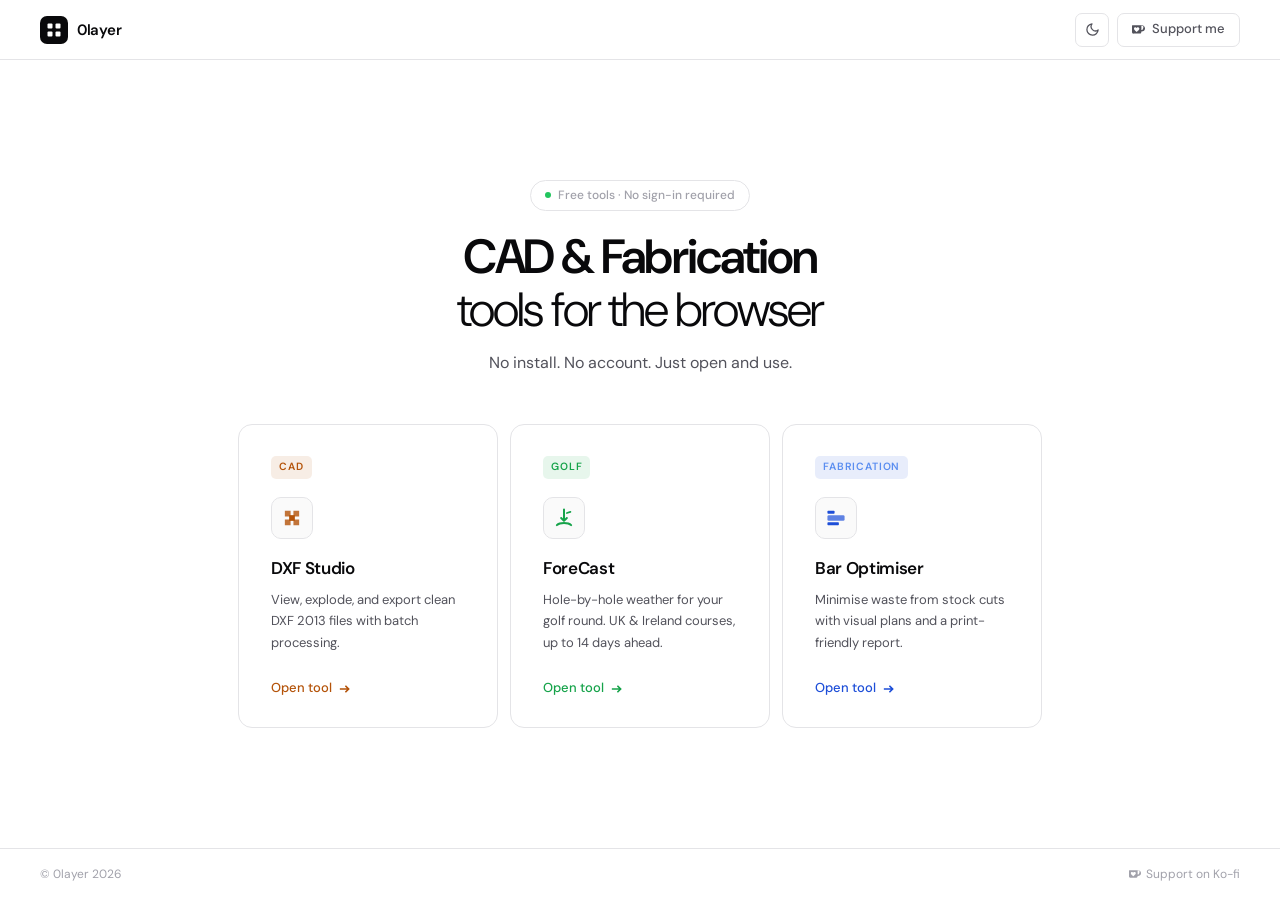
<file: index.html>
<!doctype html>
<html lang="en">
    <head>
        <script
            defer
            src="https://cloud.umami.is/script.js"
            data-website-id="d4f3964e-1da7-430e-b66f-72f91035ec30"
        ></script>
        <meta charset="UTF-8" />
        <meta name="viewport" content="width=device-width, initial-scale=1.0" />
        <title>0layer — Tools for CAD & Fabrication</title>
        <meta name="description" content="Free browser-based tools for CAD and fabrication. No install, no login." />
        <meta property="og:title" content="0layer — Tools for CAD & Fabrication" />
        <meta property="og:description" content="Free browser-based tools for CAD and fabrication." />
        <link rel="preconnect" href="https://fonts.googleapis.com" />
        <link href="https://fonts.googleapis.com/css2?family=DM+Sans:ital,opsz,wght@0,9..40,300;0,9..40,400;0,9..40,500;0,9..40,600;1,9..40,300&display=swap" rel="stylesheet" />
        <script>
            // Apply theme before paint to avoid flash
            (function () {
                var stored = localStorage.getItem('theme');
                var prefersDark = window.matchMedia('(prefers-color-scheme: dark)').matches;
                var dark = stored ? stored === 'dark' : prefersDark;
                if (dark) document.documentElement.setAttribute('data-theme', 'dark');
            })();
        </script>
        <style>
            *, *::before, *::after {
                margin: 0; padding: 0; box-sizing: border-box;
            }

            /* ── Light theme (default) ── */
            :root {
                --bg:      #ffffff;
                --surface: #fafafa;
                --border:  #e4e4e7;
                --border2: #d4d4d8;
                --text:    #09090b;
                --text2:   #52525b;
                --text3:   #a1a1aa;
                --card-bg: #ffffff;
                --font: "DM Sans", system-ui, -apple-system, sans-serif;
            }

            /* ── Dark theme ── */
            [data-theme="dark"] {
                --bg:      #0c0c0d;
                --surface: #111113;
                --border:  #27272a;
                --border2: #3f3f46;
                --text:    #fafafa;
                --text2:   #a1a1aa;
                --text3:   #52525b;
                --card-bg: #111113;
            }

            html, body {
                height: 100%;
                background: var(--bg);
                color: var(--text);
                font-family: var(--font);
                font-size: 15px;
                line-height: 1.6;
                -webkit-font-smoothing: antialiased;
                overflow: hidden;
                transition: background 0.2s, color 0.2s;
            }

            .page {
                display: flex;
                flex-direction: column;
                height: 100vh;
            }

            /* ── Nav ── */
            nav {
                height: 60px;
                display: flex;
                align-items: center;
                padding: 0 40px;
                gap: 8px;
                border-bottom: 1px solid var(--border);
                flex-shrink: 0;
                transition: border-color 0.2s;
            }

            .nav-brand {
                display: flex;
                align-items: center;
                gap: 9px;
                text-decoration: none;
                color: var(--text);
                font-weight: 600;
                font-size: 15px;
                letter-spacing: -0.02em;
                flex-shrink: 0;
                transition: color 0.2s;
            }
            .nav-brand-mark {
                width: 28px;
                height: 28px;
                border-radius: 7px;
                background: var(--text);
                display: flex;
                align-items: center;
                justify-content: center;
                transition: background 0.2s;
            }
            .nav-brand-mark svg { width: 14px; height: 14px; }

            /* The SVG squares need to be the bg colour */
            .nav-brand-mark svg rect { fill: var(--bg); transition: fill 0.2s; }

            .nav-spacer { flex: 1; }

            /* ── Theme toggle ── */
            .theme-btn {
                width: 34px;
                height: 34px;
                display: flex;
                align-items: center;
                justify-content: center;
                background: transparent;
                border: 1px solid var(--border);
                border-radius: 7px;
                color: var(--text2);
                cursor: pointer;
                transition: all 0.15s;
                flex-shrink: 0;
            }
            .theme-btn:hover { border-color: var(--border2); color: var(--text); }
            .theme-btn svg { width: 15px; height: 15px; }
            /* Show correct icon per theme */
            .icon-sun  { display: none; }
            .icon-moon { display: block; }
            [data-theme="dark"] .icon-sun  { display: block; }
            [data-theme="dark"] .icon-moon { display: none; }

            .nav-kofi {
                display: inline-flex;
                align-items: center;
                gap: 7px;
                height: 34px;
                padding: 0 14px;
                background: transparent;
                border: 1px solid var(--border);
                border-radius: 7px;
                text-decoration: none;
                color: var(--text2);
                font-size: 13px;
                font-weight: 500;
                transition: all 0.15s;
            }
            .nav-kofi:hover { border-color: var(--border2); color: var(--text); }
            .nav-kofi svg { width: 13px; height: 13px; }

            /* ── Main ── */
            main {
                flex: 1;
                display: flex;
                flex-direction: column;
                align-items: center;
                justify-content: center;
                padding: 40px;
                gap: 48px;
            }

            /* ── Hero text ── */
            .hero-text { text-align: center; }

            .hero-eyebrow {
                display: inline-flex;
                align-items: center;
                gap: 7px;
                padding: 5px 14px;
                border: 1px solid var(--border);
                border-radius: 100px;
                font-size: 12px;
                font-weight: 500;
                color: var(--text3);
                margin-bottom: 20px;
                transition: border-color 0.2s, color 0.2s;
            }
            .hero-eyebrow-dot {
                width: 6px;
                height: 6px;
                border-radius: 50%;
                background: #22c55e;
                flex-shrink: 0;
            }
            h1 {
                font-size: 48px;
                font-weight: 300;
                letter-spacing: -0.04em;
                line-height: 1.1;
                color: var(--text);
                margin-bottom: 14px;
                transition: color 0.2s;
            }
            h1 strong { font-weight: 600; }
            .hero-sub {
                font-size: 16px;
                color: var(--text2);
                line-height: 1.6;
                transition: color 0.2s;
            }

            /* ── Cards ── */
            .cards { display: flex; gap: 12px; }

            .card {
                display: block;
                text-decoration: none;
                background: var(--card-bg);
                border: 1px solid var(--border);
                border-radius: 14px;
                padding: 28px 32px;
                width: 260px;
                transition: border-color 0.2s, box-shadow 0.2s, transform 0.2s, background 0.2s;
                position: relative;
                overflow: hidden;
            }
            .card::before {
                content: '';
                position: absolute;
                inset: 0;
                background-image:
                    linear-gradient(var(--border) 1px, transparent 1px),
                    linear-gradient(90deg, var(--border) 1px, transparent 1px);
                background-size: 24px 24px;
                opacity: 0;
                transition: opacity 0.3s;
                pointer-events: none;
            }
            .card:hover::before { opacity: 0.5; }
            .card:hover {
                border-color: var(--border2);
                box-shadow: 0 8px 32px rgba(0,0,0,0.12);
                transform: translateY(-2px);
            }
            .card-dxf:hover { border-color: rgba(180, 83, 9, 0.4); }
            .card-bar:hover { border-color: rgba(29, 78, 216, 0.4); }
            .card-forecast:hover { border-color: rgba(22, 163, 74, 0.4); }

            [data-theme="dark"] .card:hover {
                box-shadow: 0 8px 32px rgba(0,0,0,0.4);
            }

            .card-badge {
                display: inline-block;
                padding: 3px 8px;
                border-radius: 5px;
                font-size: 10.5px;
                font-weight: 600;
                letter-spacing: 0.08em;
                text-transform: uppercase;
                margin-bottom: 18px;
            }
            .card-dxf .card-badge { background: rgba(180,83,9,0.1); color: #b45309; }
            .card-bar .card-badge { background: rgba(29,78,216,0.1); color: #5b8ef0; }
            [data-theme="dark"] .card-bar .card-badge { color: #7aa3f5; }
            .card-forecast .card-badge { background: rgba(22,163,74,0.1); color: #16a34a; }
            [data-theme="dark"] .card-forecast .card-badge { color: #4ade80; }

            .card-icon {
                width: 42px;
                height: 42px;
                border-radius: 10px;
                border: 1px solid var(--border);
                display: flex;
                align-items: center;
                justify-content: center;
                margin-bottom: 16px;
                background: var(--surface);
                transition: background 0.2s, border-color 0.2s;
            }
            .card-dxf .card-icon svg { color: #b45309; }
            .card-bar .card-icon svg { color: #1d4ed8; }
            [data-theme="dark"] .card-bar .card-icon svg { color: #7aa3f5; }
            .card-forecast .card-icon svg { color: #16a34a; }
            [data-theme="dark"] .card-forecast .card-icon svg { color: #4ade80; }
            .card-icon svg { width: 20px; height: 20px; }

            .card-title {
                font-size: 17px;
                font-weight: 600;
                letter-spacing: -0.02em;
                color: var(--text);
                margin-bottom: 7px;
                transition: color 0.2s;
            }
            .card-desc {
                font-size: 13px;
                color: var(--text2);
                line-height: 1.65;
                margin-bottom: 22px;
                transition: color 0.2s;
            }
            .card-cta {
                display: inline-flex;
                align-items: center;
                gap: 6px;
                font-size: 13px;
                font-weight: 500;
                transition: gap 0.15s;
            }
            .card-dxf .card-cta { color: #b45309; }
            .card-bar .card-cta { color: #1d4ed8; }
            [data-theme="dark"] .card-bar .card-cta { color: #7aa3f5; }
            .card-forecast .card-cta { color: #16a34a; }
            [data-theme="dark"] .card-forecast .card-cta { color: #4ade80; }
            .card:hover .card-cta { gap: 10px; }
            .card-cta svg { width: 12px; height: 12px; }

            /* ── Footer ── */
            footer {
                border-top: 1px solid var(--border);
                padding: 16px 40px;
                display: flex;
                align-items: center;
                justify-content: space-between;
                flex-shrink: 0;
                transition: border-color 0.2s;
            }
            .footer-left { font-size: 12px; color: var(--text3); transition: color 0.2s; }
            .footer-kofi {
                display: inline-flex;
                align-items: center;
                gap: 5px;
                font-size: 12px;
                color: var(--text3);
                text-decoration: none;
                transition: color 0.15s;
            }
            .footer-kofi:hover { color: var(--text); }
            .footer-kofi svg { width: 12px; height: 12px; }

            @media (max-width: 640px) {
                html, body { overflow: auto; }
                .page { height: auto; min-height: 100vh; }
                nav { padding: 0 20px; }
                main { padding: 56px 20px; gap: 36px; }
                h1 { font-size: 34px; }
                .cards { flex-direction: column; }
                .card { width: 100%; }
                footer { padding: 16px 20px; }
                .nav-kofi span { display: none; }
            }
        </style>
    </head>
    <body>
        <div class="page">
            <nav role="navigation" aria-label="Main">
                <a class="nav-brand" href="/">
                    <div class="nav-brand-mark" aria-hidden="true">
                        <svg viewBox="0 0 14 14" fill="none">
                            <rect x="0.5" y="0.5" width="5" height="5" rx="1" />
                            <rect x="8.5" y="0.5" width="5" height="5" rx="1" />
                            <rect x="0.5" y="8.5" width="5" height="5" rx="1" />
                            <rect x="8.5" y="8.5" width="5" height="5" rx="1" />
                        </svg>
                    </div>
                    0layer
                </a>

                <div class="nav-spacer"></div>

                <button class="theme-btn" id="theme-btn" aria-label="Toggle theme">
                    <!-- Sun (shown in dark mode) -->
                    <svg class="icon-sun" viewBox="0 0 24 24" fill="none" stroke="currentColor" stroke-width="2" stroke-linecap="round" stroke-linejoin="round" aria-hidden="true">
                        <circle cx="12" cy="12" r="4"/>
                        <path d="M12 2v2M12 20v2M4.93 4.93l1.41 1.41M17.66 17.66l1.41 1.41M2 12h2M20 12h2M4.93 19.07l1.41-1.41M17.66 6.34l1.41-1.41"/>
                    </svg>
                    <!-- Moon (shown in light mode) -->
                    <svg class="icon-moon" viewBox="0 0 24 24" fill="none" stroke="currentColor" stroke-width="2" stroke-linecap="round" stroke-linejoin="round" aria-hidden="true">
                        <path d="M21 12.79A9 9 0 1 1 11.21 3 7 7 0 0 0 21 12.79z"/>
                    </svg>
                </button>

                <a class="nav-kofi" href="https://ko-fi.com/0layer" target="_blank" rel="noopener">
                    <svg viewBox="0 0 24 24" fill="currentColor" aria-hidden="true">
                        <path d="M23.881 8.948c-.773-4.085-4.859-4.593-4.859-4.593H.723c-.604 0-.679.798-.679.798s-.082 7.324-.022 11.822c.164 2.424 2.586 2.672 2.586 2.672s8.267-.023 11.966-.049c2.438-.426 2.683-2.566 2.658-3.734 4.352.24 7.422-2.831 6.649-6.916zm-11.062 3.511c-1.246 1.453-4.011 3.976-4.011 3.976s-.121.119-.31.023c-.076-.057-.108-.09-.108-.09-.443-.441-3.368-3.049-4.034-3.954-.709-.965-1.041-2.7-.091-3.71.951-1.01 3.005-1.086 4.363.407 0 0 1.565-1.782 3.468-.963 1.904.82 1.832 3.011.723 4.311zm6.173.478c-.928.116-1.682-.145-1.682-.145V5.008h1.77s1.971.204 1.971 2.486c0 2.283-1.371 5.023-2.059 5.443z" />
                    </svg>
                    <span>Support me</span>
                </a>
            </nav>

            <main id="main" role="main">
                <div class="hero-text">
                    <div class="hero-eyebrow">
                        <span class="hero-eyebrow-dot" aria-hidden="true"></span>
                        Free tools · No sign-in required
                    </div>
                    <h1><strong>CAD & Fabrication</strong><br>tools for the browser</h1>
                    <p class="hero-sub">No install. No account. Just open and use.</p>
                </div>

                <div class="cards" role="list">
                    <a class="card card-dxf" href="/dxf-studio/" role="listitem" aria-label="Open DXF Studio">
                        <span class="card-badge">CAD</span>
                        <div class="card-icon" aria-hidden="true">
                            <svg viewBox="0 0 14 14" fill="none">
                                <path d="M2 2h4v4H2zM8 2h4v4H8zM2 8h4v4H2zM8 8h4v4H8z" fill="currentColor" opacity=".8" />
                                <path d="M5 5h4v4H5z" fill="currentColor" />
                            </svg>
                        </div>
                        <div class="card-title">DXF Studio</div>
                        <p class="card-desc">View, explode, and export clean DXF 2013 files with batch processing.</p>
                        <span class="card-cta" aria-hidden="true">
                            Open tool
                            <svg viewBox="0 0 13 13" fill="none" stroke="currentColor" stroke-width="1.8">
                                <path d="M2 6.5h9M8 3l3.5 3.5L8 10" />
                            </svg>
                        </span>
                    </a>

                    <a class="card card-forecast" href="/forecast/" role="listitem" aria-label="Open ForeCast">
                        <span class="card-badge">Golf</span>
                        <div class="card-icon" aria-hidden="true">
                            <svg viewBox="0 0 14 14" fill="none">
                                <path d="M7 1v8M5 7l2 2 2-2" stroke="currentColor" stroke-width="1.4" stroke-linecap="round" stroke-linejoin="round"/>
                                <path d="M2 12c1-1 2-1.5 5-1.5s4 .5 5 1.5" stroke="currentColor" stroke-width="1.4" stroke-linecap="round"/>
                                <path d="M9 3.5l2.5-.8" stroke="currentColor" stroke-width="1.2" stroke-linecap="round"/>
                            </svg>
                        </div>
                        <div class="card-title">ForeCast</div>
                        <p class="card-desc">Hole-by-hole weather for your golf round. UK & Ireland courses, up to 14 days ahead.</p>
                        <span class="card-cta" aria-hidden="true">
                            Open tool
                            <svg viewBox="0 0 13 13" fill="none" stroke="currentColor" stroke-width="1.8">
                                <path d="M2 6.5h9M8 3l3.5 3.5L8 10" />
                            </svg>
                        </span>
                    </a>

                    <a class="card card-bar" href="/bar-optimiser/" role="listitem" aria-label="Open Bar Optimiser">
                        <span class="card-badge">Fabrication</span>
                        <div class="card-icon" aria-hidden="true">
                            <svg viewBox="0 0 14 14" fill="none">
                                <rect x="1" y="5" width="12" height="4" rx="1" fill="currentColor" opacity=".7" />
                                <rect x="1" y="2" width="5" height="2" rx=".5" fill="currentColor" />
                                <rect x="1" y="10" width="8" height="2" rx=".5" fill="currentColor" />
                            </svg>
                        </div>
                        <div class="card-title">Bar Optimiser</div>
                        <p class="card-desc">Minimise waste from stock cuts with visual plans and a print-friendly report.</p>
                        <span class="card-cta" aria-hidden="true">
                            Open tool
                            <svg viewBox="0 0 13 13" fill="none" stroke="currentColor" stroke-width="1.8">
                                <path d="M2 6.5h9M8 3l3.5 3.5L8 10" />
                            </svg>
                        </span>
                    </a>
                </div>
            </main>

            <footer role="contentinfo">
                <span class="footer-left">© 0layer 2026</span>
                <a class="footer-kofi" href="https://ko-fi.com/0layer" target="_blank" rel="noopener">
                    <svg viewBox="0 0 24 24" fill="currentColor" aria-hidden="true">
                        <path d="M23.881 8.948c-.773-4.085-4.859-4.593-4.859-4.593H.723c-.604 0-.679.798-.679.798s-.082 7.324-.022 11.822c.164 2.424 2.586 2.672 2.586 2.672s8.267-.023 11.966-.049c2.438-.426 2.683-2.566 2.658-3.734 4.352.24 7.422-2.831 6.649-6.916zm-11.062 3.511c-1.246 1.453-4.011 3.976-4.011 3.976s-.121.119-.31.023c-.076-.057-.108-.09-.108-.09-.443-.441-3.368-3.049-4.034-3.954-.709-.965-1.041-2.7-.091-3.71.951-1.01 3.005-1.086 4.363.407 0 0 1.565-1.782 3.468-.963 1.904.82 1.832 3.011.723 4.311zm6.173.478c-.928.116-1.682-.145-1.682-.145V5.008h1.77s1.971.204 1.971 2.486c0 2.283-1.371 5.023-2.059 5.443z" />
                    </svg>
                    Support on Ko-fi
                </a>
            </footer>
        </div>

        <script>
            (function () {
                var btn = document.getElementById('theme-btn');
                var root = document.documentElement;

                btn.addEventListener('click', function () {
                    var isDark = root.getAttribute('data-theme') === 'dark';
                    if (isDark) {
                        root.removeAttribute('data-theme');
                        localStorage.setItem('theme', 'light');
                    } else {
                        root.setAttribute('data-theme', 'dark');
                        localStorage.setItem('theme', 'dark');
                    }
                });
            })();
        </script>
    </body>
</html>
</file>
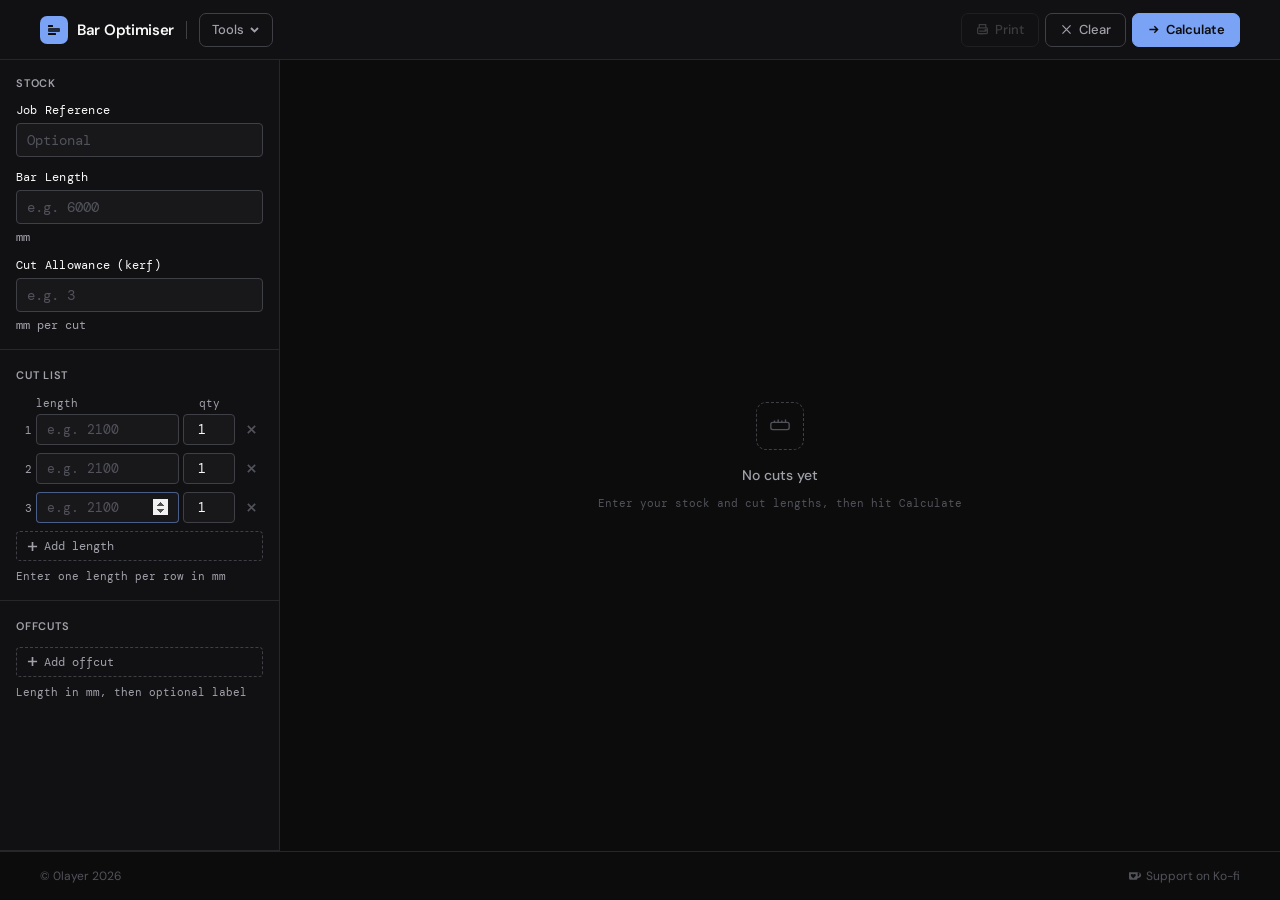
<file: bar-optimiser/index.html>
<!doctype html>
<html lang="en">
    <head>
        <script
            defer
            src="https://cloud.umami.is/script.js"
            data-website-id="d4f3964e-1da7-430e-b66f-72f91035ec30"
        ></script>
        <meta charset="UTF-8" />
        <meta name="viewport" content="width=device-width, initial-scale=1.0" />
        <title>Bar Optimiser · 0layer</title>
        <link rel="preconnect" href="https://fonts.googleapis.com" />
        <link
            href="https://fonts.googleapis.com/css2?family=DM+Sans:ital,opsz,wght@0,9..40,300;0,9..40,400;0,9..40,500;0,9..40,600;1,9..40,300&family=DM+Mono:wght@300;400;500&display=swap"
            rel="stylesheet"
        />
        <style>
            *,
            *::before,
            *::after {
                margin: 0;
                padding: 0;
                box-sizing: border-box;
            }

            :root {
                --bg:        #0c0c0d;
                --surface:   #111113;
                --surface2:  #18181b;
                --border:    #27272a;
                --border2:   #3f3f46;
                --accent:    #7aa3f5;
                --accent2:   #5b8ef0;
                --text:      #fafafa;
                --text2:     #a1a1aa;
                --text3:     #52525b;
                --danger:    #f87171;
                --radius:    6px;
                --radius-sm: 4px;
                --font-mono: "DM Mono", monospace;
                --font-sans: "DM Sans", system-ui, -apple-system, sans-serif;
            }

            html,
            body {
                height: 100%;
                background: var(--bg);
                color: var(--text);
                font-family: var(--font-sans);
                font-size: 13px;
                -webkit-font-smoothing: antialiased;
            }

            .app {
                display: flex;
                flex-direction: column;
                min-height: 100vh;
            }

            /* ── Titlebar ── */
            .titlebar {
                height: 60px;
                display: flex;
                align-items: center;
                padding: 0 40px;
                gap: 8px;
                border-bottom: 1px solid var(--border);
                background: var(--surface);
                flex-shrink: 0;
            }

            .wordmark {
                display: flex;
                align-items: center;
                gap: 9px;
                font-family: var(--font-sans);
                font-weight: 600;
                font-size: 15px;
                letter-spacing: -0.02em;
                color: var(--text);
                flex-shrink: 0;
            }

            .wordmark-icon {
                width: 28px;
                height: 28px;
                background: var(--accent);
                border-radius: 7px;
                display: flex;
                align-items: center;
                justify-content: center;
                flex-shrink: 0;
            }
            .wordmark-icon svg {
                width: 14px;
                height: 14px;
            }

            .titlebar-divider {
                width: 1px;
                height: 18px;
                background: var(--border2);
                flex-shrink: 0;
                margin: 0 4px;
            }

            .titlebar-meta {
                font-family: var(--font-mono);
                font-size: 11px;
                color: var(--text3);
            }

            .titlebar-actions {
                margin-left: auto;
                display: flex;
                align-items: center;
                gap: 6px;
            }

            /* ── Buttons ── */
            .btn {
                display: inline-flex;
                align-items: center;
                gap: 6px;
                padding: 0 14px;
                height: 34px;
                font-family: var(--font-sans);
                font-size: 13px;
                font-weight: 500;
                border-radius: 7px;
                cursor: pointer;
                transition: all 0.15s ease;
                white-space: nowrap;
                outline: none;
            }
            .btn-ghost {
                background: transparent;
                border: 1px solid var(--border2);
                color: var(--text2);
            }
            .btn-ghost:hover {
                background: var(--surface2);
                color: var(--text);
            }
            .btn-primary {
                background: var(--accent);
                border: 1px solid var(--accent);
                color: #0c0c0d;
                font-weight: 600;
            }
            .btn-primary:hover {
                background: var(--accent2);
                border-color: var(--accent2);
            }
            .btn-outline {
                background: transparent;
                border: 1px solid var(--border2);
                color: var(--text2);
            }
            .btn-outline:hover {
                background: rgba(122, 163, 245, 0.08);
                border-color: rgba(122, 163, 245, 0.4);
                color: var(--accent);
            }
            .btn:disabled {
                opacity: 0.3;
                cursor: not-allowed;
                pointer-events: none;
            }
            .btn svg {
                width: 13px;
                height: 13px;
                flex-shrink: 0;
            }

            /* ── Workspace ── */
            .workspace {
                flex: 1;
                display: flex;
                overflow: hidden;
            }

            /* ── Sidebar / Inputs ── */
            .sidebar {
                width: 280px;
                flex-shrink: 0;
                background: var(--surface);
                border-right: 1px solid var(--border);
                display: flex;
                flex-direction: column;
                overflow-y: auto;
            }

            .sidebar-section {
                padding: 16px;
                border-bottom: 1px solid var(--border);
            }

            .sidebar-title {
                font-size: 11px;
                font-weight: 600;
                letter-spacing: 0.07em;
                text-transform: uppercase;
                color: var(--text2);
                margin-bottom: 12px;
            }

            .field {
                display: flex;
                flex-direction: column;
                gap: 5px;
                margin-bottom: 12px;
            }
            .field:last-child {
                margin-bottom: 0;
            }

            .field-label {
                font-size: 12px;
                color: var(--text);
                font-family: var(--font-mono);
                letter-spacing: 0.02em;
            }

            .field-input {
                background: var(--surface2);
                border: 1px solid var(--border2);
                border-radius: var(--radius-sm);
                color: var(--text);
                font-family: var(--font-mono);
                font-size: 14px;
                padding: 7px 10px;
                outline: none;
                transition: border-color 0.15s;
                width: 100%;
            }
            .field-input:focus {
                border-color: rgba(122, 163, 245, 0.5);
            }
            .field-input::placeholder {
                color: var(--text3);
            }

            textarea.field-input {
                resize: vertical;
                min-height: 80px;
                line-height: 1.6;
            }

            .field-hint {
                font-size: 12px;
                color: var(--text2);
                font-family: var(--font-mono);
            }

            /* ── Stats strip ── */
            .stats-strip {
                display: grid;
                grid-template-columns: 1fr 1fr 1fr;
                gap: 1px;
                background: var(--border);
                border-bottom: 1px solid var(--border);
                flex-shrink: 0;
            }
            .stat-cell {
                background: var(--surface);
                padding: 10px 14px;
            }
            .stat-label {
                font-size: 11px;
                color: var(--text2);
                margin-bottom: 2px;
                font-family: var(--font-mono);
            }
            .stat-value {
                font-size: 18px;
                font-weight: 600;
                color: var(--text);
                font-family: var(--font-mono);
                font-variant-numeric: tabular-nums;
            }
            .stat-value.accent {
                color: var(--accent);
            }
            .stat-value.danger {
                color: var(--danger);
            }

            /* ── Main content ── */
            .content {
                flex: 1;
                overflow-y: auto;
                padding: 20px;
                display: flex;
                flex-direction: column;
                gap: 12px;
            }

            /* ── Empty state ── */
            .empty-state {
                flex: 1;
                display: flex;
                flex-direction: column;
                align-items: center;
                justify-content: center;
                gap: 12px;
                color: var(--text3);
            }
            .empty-icon {
                width: 48px;
                height: 48px;
                border: 1px dashed var(--border2);
                border-radius: 10px;
                display: flex;
                align-items: center;
                justify-content: center;
                margin-bottom: 4px;
            }
            .empty-icon svg {
                width: 22px;
                height: 22px;
            }
            .empty-title {
                font-size: 14px;
                font-weight: 500;
                color: var(--text2);
            }
            .empty-sub {
                font-size: 11px;
                font-family: var(--font-mono);
            }

            /* ── Bar row ── */
            .bar-card {
                background: var(--surface);
                border: 1px solid var(--border);
                border-radius: var(--radius);
                overflow: hidden;
            }

            .bar-header {
                display: flex;
                align-items: center;
                gap: 10px;
                padding: 10px 14px;
                border-bottom: 1px solid var(--border);
            }

            .bar-index {
                width: 22px;
                height: 22px;
                border-radius: 4px;
                background: var(--surface2);
                border: 1px solid var(--border2);
                display: flex;
                align-items: center;
                justify-content: center;
                font-family: var(--font-mono);
                font-size: 11px;
                font-weight: 600;
                color: var(--text2);
                flex-shrink: 0;
            }

            .bar-cuts-summary {
                font-size: 12px;
                color: var(--text);
                font-family: var(--font-mono);
            }

            .bar-qty-badge {
                font-family: var(--font-mono);
                font-size: 11px;
                font-weight: 600;
                color: var(--accent);
                background: rgba(122, 163, 245, 0.12);
                border: 1px solid rgba(122, 163, 245, 0.25);
                border-radius: 4px;
                padding: 1px 7px;
                flex-shrink: 0;
            }

            .bar-waste-badge {
                margin-left: auto;
                font-size: 11px;
                font-family: var(--font-mono);
                padding: 2px 8px;
                border-radius: 10px;
                flex-shrink: 0;
            }
            .waste-low {
                background: rgba(122, 163, 245, 0.1);
                color: var(--accent);
                border: 1px solid rgba(122, 163, 245, 0.2);
            }
            .waste-med {
                background: rgba(251, 191, 36, 0.1);
                color: #fbbf24;
                border: 1px solid rgba(251, 191, 36, 0.2);
            }
            .waste-high {
                background: rgba(248, 113, 113, 0.1);
                color: var(--danger);
                border: 1px solid rgba(248, 113, 113, 0.2);
            }

            /* ── Visual bar ── */
            .bar-visual {
                padding: 12px 14px 14px;
            }

            .bar-track {
                height: 36px;
                border-radius: 4px;
                background: var(--surface2);
                border: 1px solid var(--border);
                display: flex;
                overflow: hidden;
                position: relative;
            }

            .bar-segment {
                height: 100%;
                display: flex;
                align-items: center;
                justify-content: center;
                font-family: var(--font-mono);
                font-size: 10px;
                font-weight: 500;
                overflow: hidden;
                transition: opacity 0.15s;
                cursor: default;
                position: relative;
                border-right: 1px solid rgba(0, 0, 0, 0.3);
                flex-shrink: 0;
            }
            .bar-segment:last-child {
                border-right: none;
            }
            .bar-segment span {
                white-space: nowrap;
                overflow: hidden;
                text-overflow: ellipsis;
                padding: 0 4px;
            }

            .seg-cut {
                background: rgba(122, 163, 245, 0.18);
                color: var(--accent);
            }
            .seg-kerf {
                background: rgba(255, 255, 255, 0.04);
                color: var(--text3);
                width: 4px;
                min-width: 4px;
            }
            .seg-waste {
                background: rgba(248, 113, 113, 0.1);
                color: var(--danger);
            }

            .bar-legend {
                display: flex;
                gap: 16px;
                margin-top: 8px;
                font-size: 11px;
                font-family: var(--font-mono);
                color: var(--text2);
                align-items: center;
            }
            .legend-dot {
                width: 8px;
                height: 8px;
                border-radius: 2px;
                flex-shrink: 0;
            }

            /* ── Scrollbar ── */
            ::-webkit-scrollbar {
                width: 3px;
                height: 3px;
            }
            ::-webkit-scrollbar-track {
                background: transparent;
            }
            ::-webkit-scrollbar-thumb {
                background: var(--border2);
                border-radius: 2px;
            }

            /* ── Toast ── */
            .toast {
                position: fixed;
                top: 16px;
                left: 50%;
                transform: translateX(-50%);
                background: var(--surface);
                border: 1px solid rgba(248, 113, 113, 0.3);
                color: var(--danger);
                padding: 8px 16px;
                border-radius: var(--radius);
                font-size: 12px;
                z-index: 50;
                animation: toastIn 0.2s ease;
            }
            .toast-success {
                background: rgba(122, 163, 245, 0.08);
                border-color: rgba(122, 163, 245, 0.2);
                color: var(--accent);
            }
            @keyframes toastIn {
                from {
                    opacity: 0;
                    transform: translateX(-50%) translateY(-6px);
                }
                to {
                    opacity: 1;
                    transform: translateX(-50%) translateY(0);
                }
            }

            /* ── Cut list rows ── */
            .cut-list {
                display: flex;
                flex-direction: column;
                gap: 4px;
            }

            .cut-row {
                display: grid;
                grid-template-columns: 16px 1fr 52px 24px;
                gap: 4px;
                align-items: center;
                margin-bottom: 4px;
            }

            .cut-row-num {
                font-family: var(--font-mono);
                font-size: 11px;
                color: var(--text2);
                width: 16px;
                text-align: right;
                flex-shrink: 0;
            }

            .cut-row-input {
                flex: 1;
                background: var(--surface2);
                border: 1px solid var(--border2);
                border-radius: var(--radius-sm);
                color: var(--text);
                font-family: var(--font-mono);
                font-size: 13px;
                padding: 6px 10px;
                outline: none;
                transition: border-color 0.15s;
                width: 100%;
            }
            .cut-row-input:focus {
                border-color: rgba(122, 163, 245, 0.5);
            }
            .cut-row-input::placeholder {
                color: var(--text3);
            }

            .cut-row-qty {
                width: 100%;
                background: var(--surface2);
                border: 1px solid var(--border2);
                border-radius: var(--radius-sm);
                color: var(--text);
                font-family: var(--font-mono);
                font-size: 13px;
                padding: 6px 6px;
                outline: none;
                transition: border-color 0.15s;
                text-align: center;
            }
            .cut-row-qty:focus {
                border-color: rgba(122, 163, 245, 0.5);
            }

            .cut-row-del {
                width: 24px;
                height: 24px;
                flex-shrink: 0;
                background: transparent;
                border: 1px solid transparent;
                border-radius: var(--radius-sm);
                color: var(--text3);
                cursor: pointer;
                display: flex;
                align-items: center;
                justify-content: center;
                transition: all 0.1s;
                padding: 0;
            }
            .cut-row-del:hover {
                border-color: rgba(248, 113, 113, 0.3);
                color: var(--danger);
                background: rgba(248, 113, 113, 0.08);
            }
            .cut-row-del svg {
                width: 11px;
                height: 11px;
            }

            .cut-add-btn {
                display: flex;
                align-items: center;
                gap: 6px;
                width: 100%;
                padding: 6px 10px;
                margin-top: 4px;
                background: transparent;
                border: 1px dashed var(--border2);
                border-radius: var(--radius-sm);
                color: var(--text2);
                font-size: 12px;
                font-family: var(--font-mono);
                cursor: pointer;
                transition: all 0.15s;
            }
            .cut-add-btn:hover {
                border-color: rgba(122, 163, 245, 0.3);
                color: var(--accent);
                background: rgba(122, 163, 245, 0.04);
            }
            .cut-add-btn svg {
                width: 11px;
                height: 11px;
            }

            /* ── Bottom action bar (mobile/tablet only) ── */
            .bottom-actions {
                display: none;
            }

            @media (max-width: 900px) {
                #titlebar-actions {
                    display: none;
                }

                .bottom-actions {
                    display: flex;
                    align-items: center;
                    justify-content: flex-end;
                    gap: 8px;
                    padding: 12px 16px;
                    border-top: 1px solid var(--border);
                    flex-shrink: 0;
                    width: 100%;
                }

                .bottom-actions .btn {
                    height: 42px;
                    font-size: 14px;
                }

                .bottom-actions .btn-primary {
                    padding: 0 28px;
                }
            }

            /* ── Responsive ── */

            /* Tablet (≤900px): sidebar goes to top as a horizontal strip */
            @media (max-width: 900px) {
                .app {
                    height: auto;
                    min-height: 100vh;
                    overflow: auto;
                }

                .workspace {
                    flex-direction: column;
                    overflow: visible;
                }

                .sidebar {
                    width: 100%;
                    border-right: none;
                    border-bottom: 1px solid var(--border);
                    flex-direction: row;
                    flex-wrap: wrap;
                    overflow: visible;
                }

                .sidebar-section {
                    flex: 1;
                    min-width: 200px;
                    border-bottom: none;
                    border-right: 1px solid var(--border);
                }
                .sidebar-section:last-child {
                    border-right: none;
                }

                .content {
                    overflow: visible;
                }

                .stats-strip {
                    flex-shrink: 0;
                }
            }

            /* Mobile (≤600px): full single-column */
            @media (max-width: 600px) {
                .titlebar {
                    padding: 0 12px;
                    gap: 8px;
                    flex-wrap: wrap;
                    height: auto;
                    padding-top: 10px;
                    padding-bottom: 10px;
                }

                .titlebar-meta {
                    display: none;
                }
                .titlebar-divider {
                    display: none;
                }

                .titlebar-actions {
                    margin-left: auto;
                    gap: 4px;
                }

                .btn {
                    padding: 0 10px;
                    height: 30px;
                    font-size: 11px;
                }
                .btn svg {
                    width: 12px;
                    height: 12px;
                }

                .sidebar {
                    flex-direction: column;
                }

                .sidebar-section {
                    flex: unset;
                    width: 100%;
                    min-width: unset;
                    border-right: none;
                    border-bottom: 1px solid var(--border);
                }

                .stat-value {
                    font-size: 15px;
                }

                .bar-track {
                    height: 30px;
                }

                .bar-header {
                    flex-wrap: wrap;
                    gap: 6px;
                }

                .bar-cuts-summary {
                    width: 100%;
                    order: 3;
                    font-size: 10px;
                }

                .content {
                    padding: 12px;
                    gap: 10px;
                }

                .stats-strip {
                    grid-template-columns: 1fr 1fr 1fr;
                }

                .stat-cell {
                    padding: 8px 10px;
                }
            }

            /* Very small (≤380px) */
            @media (max-width: 380px) {
                .stats-strip {
                    grid-template-columns: 1fr 1fr;
                }
                .stat-cell:last-child {
                    grid-column: span 2;
                }
            }

            /* ── Footer ── */
            .ol-footer {
                border-top: 1px solid var(--border);
                padding: 16px 40px;
                display: flex;
                align-items: center;
                justify-content: space-between;
                flex-shrink: 0;
            }
            .ol-footer-copy {
                font-size: 12px;
                color: var(--text3);
            }
            .kofi-link {
                display: inline-flex;
                align-items: center;
                gap: 5px;
                font-size: 12px;
                color: var(--text3);
                text-decoration: none;
                transition: color 0.15s;
            }
            .kofi-link:hover { color: var(--text); }
            .kofi-link svg { width: 12px; height: 12px; }

            /* ── Tools dropdown ── */
            .tools-wrap { position: relative; }
            .tools-btn {
                display: flex;
                align-items: center;
                gap: 5px;
                height: 34px;
                padding: 0 12px;
                background: transparent;
                border: 1px solid var(--border2);
                border-radius: 7px;
                color: var(--text2);
                font-family: var(--font-sans);
                font-size: 13px;
                font-weight: 500;
                cursor: pointer;
                transition: all 0.15s;
            }
            .tools-btn:hover { background: var(--surface2); color: var(--text); }
            .tools-btn[aria-expanded="true"] { background: var(--surface2); color: var(--text); }
            .tools-btn svg { width: 11px; height: 11px; transition: transform 0.25s ease; }
            .tools-btn[aria-expanded="true"] svg { transform: rotate(180deg); }

            .tools-menu {
                position: absolute;
                top: calc(100% + 8px);
                left: 0;
                background: var(--surface);
                border: 1px solid var(--border2);
                border-radius: 8px;
                min-width: 210px;
                padding: 5px;
                box-shadow: 0 8px 32px rgba(0,0,0,0.5);
                opacity: 0;
                transform: translateY(-4px) scale(0.98);
                pointer-events: none;
                transition: opacity 0.15s ease, transform 0.15s ease;
                z-index: 200;
            }
            .tools-menu.open {
                opacity: 1;
                transform: translateY(0) scale(1);
                pointer-events: all;
            }
            .tools-menu-label {
                font-size: 10px;
                font-weight: 600;
                letter-spacing: 0.08em;
                text-transform: uppercase;
                color: var(--text3);
                padding: 6px 10px 4px;
            }
            .tools-menu-item {
                display: flex;
                align-items: center;
                gap: 10px;
                padding: 8px 10px;
                border-radius: 6px;
                text-decoration: none;
                color: var(--text2);
                font-size: 13px;
                font-weight: 500;
                transition: background 0.1s, color 0.1s;
            }
            .tools-menu-item:hover { background: var(--surface2); color: var(--text); }
            .tools-menu-item.active { color: var(--accent); }
            .tools-menu-icon {
                width: 28px; height: 28px;
                border-radius: 6px;
                display: flex; align-items: center; justify-content: center;
                flex-shrink: 0;
            }
            .tools-menu-icon svg { width: 14px; height: 14px; }
            .tools-menu-tag {
                margin-left: auto;
                font-size: 10px;
                font-weight: 600;
                letter-spacing: 0.06em;
                text-transform: uppercase;
                color: var(--text3);
            }
            .tools-menu-sep { height: 1px; background: var(--border); margin: 4px 0; }
            .tools-menu-home {
                display: flex; align-items: center; gap: 8px;
                padding: 7px 10px;
                border-radius: 6px;
                text-decoration: none;
                color: var(--text3);
                font-size: 12px;
                transition: all 0.1s;
            }
            .tools-menu-home:hover { background: var(--surface2); color: var(--text2); }
            .tools-menu-home svg { width: 12px; height: 12px; flex-shrink: 0; }

            /* ── Offcut rows ── */
            .offcut-row {
                display: grid;
                grid-template-columns: 88px 1fr 24px;
                gap: 4px;
                margin-bottom: 4px;
                width: 100%;
            }
            .offcut-row-label {
                min-width: 0;
                background: var(--surface2);
                border: 1px solid var(--border2);
                border-radius: var(--radius-sm);
                color: var(--text);
                font-family: var(--font-sans);
                font-size: 13px;
                padding: 6px 8px;
                outline: none;
                transition: border-color 0.15s;
                width: 100%;
            }
            .offcut-row-label:focus {
                border-color: rgba(122, 163, 245, 0.5);
            }
            .offcut-row-label::placeholder {
                color: var(--text3);
                font-size: 12px;
            }
            .offcut-row-length {
                min-width: 0;
                width: 100%;
                background: var(--surface2);
                border: 1px solid var(--border2);
                border-radius: var(--radius-sm);
                color: var(--text);
                font-family: var(--font-mono);
                font-size: 13px;
                padding: 6px 6px;
                outline: none;
                transition: border-color 0.15s;
            }
            .offcut-row-length:focus {
                border-color: rgba(122, 163, 245, 0.5);
            }
            .offcut-row-length::placeholder {
                color: var(--text3);
            }
            .offcut-row-del {
                width: 24px;
                height: 24px;
                flex-shrink: 0;
                background: transparent;
                border: 1px solid transparent;
                border-radius: var(--radius-sm);
                color: var(--text3);
                cursor: pointer;
                display: flex;
                align-items: center;
                justify-content: center;
                transition: all 0.1s;
                padding: 0;
            }
            .offcut-row-del:hover {
                border-color: rgba(248, 113, 113, 0.3);
                color: var(--danger);
                background: rgba(248, 113, 113, 0.08);
            }
            .offcut-row-del svg {
                width: 11px;
                height: 11px;
            }

            /* ── Count badges (reused as layers-count) ── */
            .layers-count {
                font-family: var(--font-mono);
                font-size: 11px;
                color: var(--text2);
                background: var(--surface2);
                padding: 1px 7px;
                border-radius: 10px;
                border: 1px solid var(--border);
            }

            /* ── Section divider in results ── */
            .results-section-label {
                display: flex;
                align-items: center;
                gap: 10px;
                font-size: 11px;
                font-weight: 600;
                letter-spacing: 0.07em;
                text-transform: uppercase;
                color: var(--text2);
                font-family: var(--font-mono);
                margin-top: 4px;
            }
            .results-section-label::after {
                content: "";
                flex: 1;
                height: 1px;
                background: var(--border2);
            }
            .results-section-label.offcut-label {
                color: var(--accent);
            }
            .results-section-label.newbar-label {
                color: var(--text2);
            }

            /* ── Offcut bar card tint ── */
            .bar-card-offcut {
                border-color: rgba(122, 163, 245, 0.2);
            }
            .bar-card-offcut .bar-index {
                background: rgba(122, 163, 245, 0.1);
                border-color: rgba(122, 163, 245, 0.3);
                color: var(--accent);
            }
        </style>
    </head>
    <body>
        <div class="app">
            <!-- Titlebar -->
            <header class="titlebar">
                <div class="wordmark">
                    <div class="wordmark-icon">
                        <svg viewBox="0 0 14 14" fill="none" xmlns="http://www.w3.org/2000/svg">
                            <rect x="1" y="5" width="12" height="4" rx="1" fill="#0c0c0d" opacity="0.8"/>
                            <rect x="1" y="2" width="5" height="2" rx="0.5" fill="#0c0c0d"/>
                            <rect x="1" y="10" width="8" height="2" rx="0.5" fill="#0c0c0d"/>
                        </svg>
                    </div>
                    Bar Optimiser
                </div>
                <div class="titlebar-divider"></div>

                <div class="tools-wrap">
                    <button class="tools-btn" id="tools-btn" aria-haspopup="true" aria-expanded="false">
                        Tools
                        <svg viewBox="0 0 11 11" fill="none" stroke="currentColor" stroke-width="1.8" aria-hidden="true">
                            <path d="M2 4l3.5 3.5L9 4"/>
                        </svg>
                    </button>
                    <div class="tools-menu" id="tools-menu">
                        <div class="tools-menu-label">Suite</div>
                        <a class="tools-menu-item" href="/dxf-studio/">
                            <div class="tools-menu-icon" style="background: rgba(180,83,9,0.12)">
                                <svg viewBox="0 0 14 14" fill="none">
                                    <path d="M2 2h4v4H2zM8 2h4v4H8zM2 8h4v4H2zM8 8h4v4H8z" fill="#b45309" opacity=".8"/>
                                    <path d="M5 5h4v4H5z" fill="#b45309"/>
                                </svg>
                            </div>
                            DXF Studio
                            <span class="tools-menu-tag">CAD</span>
                        </a>
                        <a class="tools-menu-item active" href="/bar-optimiser/">
                            <div class="tools-menu-icon" style="background: rgba(122,163,245,0.12)">
                                <svg viewBox="0 0 14 14" fill="none">
                                    <rect x="1" y="5" width="12" height="4" rx="1" fill="#7aa3f5" opacity=".8"/>
                                    <rect x="1" y="2" width="5" height="2" rx=".5" fill="#7aa3f5"/>
                                    <rect x="1" y="10" width="8" height="2" rx=".5" fill="#7aa3f5"/>
                                </svg>
                            </div>
                            Bar Optimiser
                            <span class="tools-menu-tag">Fab</span>
                        </a>
                        <div class="tools-menu-sep"></div>
                        <a class="tools-menu-home" href="/">
                            <svg viewBox="0 0 14 14" fill="none" stroke="currentColor" stroke-width="1.5">
                                <path d="M1 7L7 1l6 6M2.5 5.5V13h3V9h3v4h3V5.5"/>
                            </svg>
                            0layer home
                        </a>
                    </div>
                </div>

                <div class="titlebar-actions" id="titlebar-actions">
                    <button class="btn btn-ghost" id="btn-print" disabled>
                        <svg viewBox="0 0 16 16" fill="none" stroke="currentColor" stroke-width="1.5">
                            <path d="M4 6V2h8v4" />
                            <rect x="2" y="6" width="12" height="7" rx="1" />
                            <path d="M4 10h8M4 13h5" />
                            <circle cx="12" cy="9" r="0.8" fill="currentColor"/>
                        </svg>
                        Print
                    </button>
                    <button class="btn btn-ghost" id="btn-clear">
                        <svg viewBox="0 0 16 16" fill="none" stroke="currentColor" stroke-width="1.5">
                            <path d="M3 3l10 10M13 3L3 13" />
                        </svg>
                        Clear
                    </button>
                    <button class="btn btn-primary" id="btn-calculate">
                        <svg viewBox="0 0 16 16" fill="none" stroke="currentColor" stroke-width="1.8">
                            <path d="M3 8h10M9 4l4 4-4 4" />
                        </svg>
                        Calculate
                    </button>
                </div>
            </header>

            <div class="workspace">
                <!-- Sidebar -->
                <aside class="sidebar">
                    <div class="sidebar-section">
                        <div class="sidebar-title">Stock</div>
                        <div class="field">
                            <label class="field-label" for="jobRef">Job Reference</label>
                            <input
                                class="field-input"
                                type="text"
                                id="jobRef"
                                placeholder="Optional"
                            />
                        </div>
                        <div class="field">
                            <label class="field-label" for="barLength">Bar Length</label>
                            <input
                                class="field-input"
                                type="number"
                                id="barLength"
                                placeholder="e.g. 6000"
                            />
                            <span class="field-hint">mm</span>
                        </div>
                        <div class="field">
                            <label class="field-label" for="cutAllowance"
                                >Cut Allowance (kerf)</label
                            >
                            <input
                                class="field-input"
                                type="number"
                                id="cutAllowance"
                                placeholder="e.g. 3"
                            />
                            <span class="field-hint">mm per cut</span>
                        </div>
                    </div>

                    <div
                        class="sidebar-section"
                        style="flex: 1; overflow-y: auto"
                    >
                        <div
                            class="sidebar-title"
                            style="
                                display: flex;
                                align-items: center;
                                justify-content: space-between;
                            "
                        >
                            Cut List
                            <span
                                id="cut-count-badge"
                                class="layers-count"
                                style="opacity: 0"
                                >0</span
                            >
                        </div>
                        <div
                            style="
                                display: grid;
                                grid-template-columns: 16px 1fr 52px 24px;
                                gap: 4px;
                                margin-bottom: 4px;
                            "
                        >
                            <span></span>
                            <span
                                style="
                                    font-size: 11px;
                                    color: var(--text2);
                                    font-family: var(--font-mono);
                                "
                                >length</span
                            >
                            <span
                                style="
                                    font-size: 11px;
                                    color: var(--text2);
                                    font-family: var(--font-mono);
                                    text-align: center;
                                "
                                >qty</span
                            >
                            <span></span>
                        </div>
                        <div class="cut-list" id="cut-list"></div>
                        <button class="cut-add-btn" id="btn-add-cut">
                            <svg
                                viewBox="0 0 12 12"
                                fill="none"
                                stroke="currentColor"
                                stroke-width="1.8"
                            >
                                <path d="M6 1v10M1 6h10" />
                            </svg>
                            Add length
                        </button>
                        <div
                            style="
                                margin-top: 8px;
                                font-size: 11px;
                                color: var(--text2);
                                font-family: var(--font-mono);
                            "
                        >
                            Enter one length per row in mm
                        </div>
                    </div>

                    <div
                        class="sidebar-section"
                        style="flex: 1; overflow-y: auto"
                    >
                        <div
                            class="sidebar-title"
                            style="
                                display: flex;
                                align-items: center;
                                justify-content: space-between;
                            "
                        >
                            Offcuts
                            <span
                                id="offcut-count-badge"
                                class="layers-count"
                                style="opacity: 0"
                                >0</span
                            >
                        </div>
                        <div id="offcut-list"></div>
                        <button class="cut-add-btn" id="btn-add-offcut">
                            <svg
                                viewBox="0 0 12 12"
                                fill="none"
                                stroke="currentColor"
                                stroke-width="1.8"
                            >
                                <path d="M6 1v10M1 6h10" />
                            </svg>
                            Add offcut
                        </button>
                        <div
                            style="
                                margin-top: 8px;
                                font-size: 11px;
                                color: var(--text2);
                                font-family: var(--font-mono);
                            "
                        >
                            Length in mm, then optional label
                        </div>
                    </div>

                    <!-- Action buttons — shown below sidebar on mobile/tablet -->
                    <div class="bottom-actions" id="bottom-actions">
                        <button class="btn btn-ghost" id="btn-print-m" disabled>
                            <svg viewBox="0 0 16 16" fill="none" stroke="currentColor" stroke-width="1.5">
                                <path d="M4 6V2h8v4" />
                                <rect x="2" y="6" width="12" height="7" rx="1" />
                                <path d="M4 10h8M4 13h5" />
                                <circle cx="12" cy="9" r="0.8" fill="currentColor"/>
                            </svg>
                            Print
                        </button>
                        <button class="btn btn-ghost" id="btn-clear-m">
                            <svg viewBox="0 0 16 16" fill="none" stroke="currentColor" stroke-width="1.5">
                                <path d="M3 3l10 10M13 3L3 13" />
                            </svg>
                            Clear
                        </button>
                        <button class="btn btn-primary" id="btn-calculate-m">
                            <svg viewBox="0 0 16 16" fill="none" stroke="currentColor" stroke-width="1.8">
                                <path d="M3 8h10M9 4l4 4-4 4" />
                            </svg>
                            Calculate
                        </button>
                    </div>
                </aside>

                <!-- Main panel -->
                <div
                    style="
                        flex: 1;
                        display: flex;
                        flex-direction: column;
                        overflow: hidden;
                    "
                >
                    <!-- Stats strip -->
                    <div
                        class="stats-strip"
                        id="stats-strip"
                        style="
                            display: none;
                            grid-template-columns: 1fr 1fr 1fr 1fr;
                        "
                    >
                        <div class="stat-cell">
                            <div class="stat-label">New Bars Needed</div>
                            <div class="stat-value accent" id="stat-bars">
                                —
                            </div>
                        </div>
                        <div class="stat-cell">
                            <div class="stat-label">Offcuts Used</div>
                            <div class="stat-value" id="stat-offcuts-used">
                                —
                            </div>
                        </div>
                        <div class="stat-cell">
                            <div class="stat-label">Total Cuts</div>
                            <div class="stat-value" id="stat-cuts">—</div>
                        </div>
                        <div class="stat-cell">
                            <div class="stat-label">Avg Waste</div>
                            <div class="stat-value" id="stat-waste">—</div>
                        </div>
                    </div>

                    <!-- Content area -->
                    <div class="content" id="content">
                        <div class="empty-state" id="empty-state">
                            <div class="empty-icon">
                                <svg
                                    viewBox="0 0 24 24"
                                    fill="none"
                                    stroke="currentColor"
                                    stroke-width="1.5"
                                >
                                    <rect
                                        x="2"
                                        y="8"
                                        width="20"
                                        height="8"
                                        rx="2"
                                    />
                                    <path d="M6 8V6M10 8V5M14 8V6M18 8V5" />
                                </svg>
                            </div>
                            <div class="empty-title">No cuts yet</div>
                            <div class="empty-sub">
                                Enter your stock and cut lengths, then hit
                                Calculate
                            </div>
                        </div>
                    </div>
                </div>
            </div>
            <div class="ol-footer">
                <span class="ol-footer-copy">© 0layer 2026</span>
                <a class="kofi-link" href="https://ko-fi.com/0layer" target="_blank" rel="noopener">
                    <svg viewBox="0 0 24 24" fill="currentColor">
                        <path d="M23.881 8.948c-.773-4.085-4.859-4.593-4.859-4.593H.723c-.604 0-.679.798-.679.798s-.082 7.324-.022 11.822c.164 2.424 2.586 2.672 2.586 2.672s8.267-.023 11.966-.049c2.438-.426 2.683-2.566 2.658-3.734 4.352.24 7.422-2.831 6.649-6.916zm-11.062 3.511c-1.246 1.453-4.011 3.976-4.011 3.976s-.121.119-.31.023c-.076-.057-.108-.09-.108-.09-.443-.441-3.368-3.049-4.034-3.954-.709-.965-1.041-2.7-.091-3.71.951-1.01 3.005-1.086 4.363.407 0 0 1.565-1.782 3.468-.963 1.904.82 1.832 3.011.723 4.311zm6.173.478c-.928.116-1.682-.145-1.682-.145V5.008h1.77s1.971.204 1.971 2.486c0 2.283-1.371 5.023-2.059 5.443z"/>
                    </svg>
                    Support on Ko-fi
                </a>
            </div>

        </div><!-- /.app -->

        <script>
            // ── Optimiser ────────────────────────────────────────────────────
            // Fills a single bar of given length with cuts from the remaining pool.
            // Returns { cuts, waste } or null if nothing fits.
            function fillBar(barLength, cutPool, allowance) {
                let remaining = barLength;
                const cuts = [];
                for (let i = 0; i < cutPool.length; i++) {
                    if (cutPool[i] + allowance <= remaining) {
                        cuts.push(cutPool[i]);
                        remaining -= cutPool[i] + allowance;
                        cutPool.splice(i, 1);
                        i--;
                    }
                }
                if (cuts.length === 0) return null;
                const waste =
                    barLength - cuts.reduce((s, c) => s + c + allowance, 0);
                return { cuts, waste };
            }

            // Main optimiser: tries offcuts first, then new stock
            function optimiseWithOffcuts(
                stockLength,
                cutSizes,
                allowance,
                offcuts,
            ) {
                // Work on copies
                const pool = [...cutSizes].sort((a, b) => b - a);
                const offcutResults = []; // bars filled from offcuts
                const newBarResults = []; // bars filled from new stock

                // Try to fill each offcut
                const sortedOffcuts = [...offcuts].sort(
                    (a, b) => b.length - a.length,
                );
                for (const oc of sortedOffcuts) {
                    if (pool.length === 0) break;
                    const result = fillBar(oc.length, pool, allowance);
                    if (result) {
                        offcutResults.push({
                            ...result,
                            label: oc.label,
                            barLength: oc.length,
                            isOffcut: true,
                        });
                    }
                }

                // Fill remaining with new stock
                while (pool.length > 0) {
                    const result = fillBar(stockLength, pool, allowance);
                    if (!result) break;
                    newBarResults.push({
                        ...result,
                        barLength: stockLength,
                        isOffcut: false,
                    });
                }

                return { offcutResults, newBarResults, unplacedCuts: pool };
            }

            // ── Colour palette for cut segments ─────────────────────────────
            const SEG_COLOURS = [
                "rgba(125,211,252,0.28)",
                "rgba(125,211,252,0.28)",
                "rgba(196,181,253,0.28)",
                "rgba(253,186,116,0.28)",
                "rgba(249,168,212,0.28)",
                "rgba(134,239,172,0.28)",
                "rgba(147,197,253,0.28)",
                "rgba(251,207,232,0.28)",
            ];
            const SEG_TEXT_COLOURS = [
                "#6ee7b7",
                "#7dd3fc",
                "#c4b5fd",
                "#fba078",
                "#f9a8d4",
                "#86efac",
                "#93c5fd",
                "#fbcfe8",
            ];

            // ── Rendering ────────────────────────────────────────────────────
            // Group identical cut plans — same sorted cuts & waste = same bar
            function deduplicateBars(bars) {
                const groups = [];
                bars.forEach((bar) => {
                    const key =
                        [...bar.cuts].sort((a, b) => a - b).join(",") +
                        "|" +
                        Math.round(bar.waste);
                    const existing = groups.find(
                        (g) => g.key === key && g.bar.isOffcut === bar.isOffcut,
                    );
                    if (existing) {
                        existing.qty++;
                    } else {
                        groups.push({ key, bar, qty: 1 });
                    }
                });
                return groups;
            }

            function makeBarCard(bar, idx, trackId, qty) {
                const barLength = bar.barLength;
                const waste = bar.waste;
                const wasteFrac = waste / barLength;
                const wasteClass =
                    wasteFrac < 0.05
                        ? "waste-low"
                        : wasteFrac < 0.15
                          ? "waste-med"
                          : "waste-high";
                const isOffcut = bar.isOffcut;
                const qtyBadge =
                    qty > 1 ? `<div class="bar-qty-badge">×${qty}</div>` : "";

                const card = document.createElement("div");
                card.className =
                    "bar-card" + (isOffcut ? " bar-card-offcut" : "");

                const labelHtml = isOffcut
                    ? `<div class="bar-index" title="${bar.label}">${(bar.label || "").substring(0, 3) || "OC"}</div>`
                    : `<div class="bar-index">${idx}</div>`;

                const nameHtml = isOffcut
                    ? `<div class="bar-cuts-summary">${bar.label} (${bar.barLength}mm) &nbsp;·&nbsp; ${bar.cuts.map((c) => c + "mm").join(", ")}</div>`
                    : `<div class="bar-cuts-summary">${bar.cuts.length} cut${bar.cuts.length !== 1 ? "s" : ""} &nbsp;·&nbsp; ${bar.cuts.map((c) => c + "mm").join(", ")}</div>`;

                card.innerHTML = `
    <div class="bar-header">
      ${labelHtml}
      ${nameHtml}
      ${qtyBadge}
      <div class="bar-waste-badge ${wasteClass}">waste ${Math.round(waste)}mm</div>
    </div>
    <div class="bar-visual">
      <div class="bar-track" id="${trackId}"></div>
      <div class="bar-legend">
        <div style="display:flex;align-items:center;gap:4px">
          <div class="legend-dot" style="background:rgba(125,211,252,0.3)"></div>cut
        </div>
        <div style="display:flex;align-items:center;gap:4px">
          <div class="legend-dot" style="background:rgba(255,255,255,0.06)"></div>kerf
        </div>
        <div style="display:flex;align-items:center;gap:4px">
          <div class="legend-dot" style="background:rgba(248,113,113,0.15)"></div>waste ${(wasteFrac * 100).toFixed(1)}%
        </div>
      </div>
    </div>`;

                // Build track
                const track = card.querySelector(`#${trackId}`);
                bar.cuts.forEach((cut, ci) => {
                    const seg = document.createElement("div");
                    seg.className = "bar-segment seg-cut";
                    seg.style.width = (cut / barLength) * 100 + "%";
                    seg.style.background = SEG_COLOURS[ci % SEG_COLOURS.length];
                    seg.style.color =
                        SEG_TEXT_COLOURS[ci % SEG_TEXT_COLOURS.length];
                    seg.innerHTML = `<span>${cut}</span>`;
                    track.appendChild(seg);
                    if (allowanceGlobal > 0) {
                        const kerf = document.createElement("div");
                        kerf.className = "bar-segment seg-kerf";
                        kerf.style.width =
                            (allowanceGlobal / barLength) * 100 + "%";
                        kerf.style.minWidth = "3px";
                        track.appendChild(kerf);
                    }
                });
                if (waste > 0) {
                    const wseg = document.createElement("div");
                    wseg.className = "bar-segment seg-waste";
                    wseg.style.flex = "1";
                    wseg.style.minWidth = "4px";
                    wseg.innerHTML = `<span>${Math.round(waste)}mm</span>`;
                    track.appendChild(wseg);
                }
                return card;
            }

            let allowanceGlobal = 0;

            function renderResults(result, stockLength, allowance) {
                allowanceGlobal = allowance;
                const el = document.getElementById("content");
                const empty = document.getElementById("empty-state");
                const strip = document.getElementById("stats-strip");
                const allBars = [
                    ...result.offcutResults,
                    ...result.newBarResults,
                ];

                if (allBars.length === 0) {
                    empty.style.display = "flex";
                    strip.style.display = "none";
                    return;
                }

                empty.style.display = "none";
                strip.style.display = "grid";

                const totalCuts = allBars.reduce(
                    (s, b) => s + b.cuts.length,
                    0,
                );
                const avgWaste =
                    allBars.reduce((s, b) => s + b.waste, 0) / allBars.length;

                document.getElementById("stat-bars").textContent =
                    result.newBarResults.length;
                document.getElementById("stat-offcuts-used").textContent =
                    result.offcutResults.length;
                document.getElementById("stat-cuts").textContent = totalCuts;
                document.getElementById("stat-waste").textContent =
                    `${Math.round(avgWaste)}mm`;

                el.querySelectorAll(
                    ".bar-card, .results-section-label",
                ).forEach((e) => e.remove());

                // Offcuts section — deduplicated
                if (result.offcutResults.length > 0) {
                    const lbl = document.createElement("div");
                    lbl.className = "results-section-label offcut-label";
                    lbl.textContent = `Offcuts used (${result.offcutResults.length})`;
                    el.appendChild(lbl);
                    deduplicateBars(result.offcutResults).forEach((g, i) => {
                        el.appendChild(
                            makeBarCard(g.bar, i + 1, `track-oc-${i}`, g.qty),
                        );
                    });
                }

                // New stock section — deduplicated
                if (result.newBarResults.length > 0) {
                    const groups = deduplicateBars(result.newBarResults);
                    const lbl = document.createElement("div");
                    lbl.className = "results-section-label newbar-label";
                    lbl.textContent = `New stock required (${result.newBarResults.length} bar${result.newBarResults.length !== 1 ? "s" : ""}, ${groups.length} unique pattern${groups.length !== 1 ? "s" : ""})`;
                    el.appendChild(lbl);
                    groups.forEach((g, i) => {
                        el.appendChild(
                            makeBarCard(g.bar, i + 1, `track-nb-${i}`, g.qty),
                        );
                    });
                }

                if (result.unplacedCuts && result.unplacedCuts.length > 0) {
                    toast(
                        `Warning: ${result.unplacedCuts.length} cut(s) couldn't be placed — check lengths vs stock`,
                    );
                }
            }

            // ── Cut list row management ──────────────────────────────────────
            function addCutRow(value = "", qty = "") {
                const list = document.getElementById("cut-list");
                const idx = list.children.length + 1;

                const row = document.createElement("div");
                row.className = "cut-row";
                row.innerHTML = `
    <span class="cut-row-num">${idx}</span>
    <input class="cut-row-input" type="number" min="1" placeholder="e.g. 2100" value="${value}" />
    <input class="cut-row-qty" type="number" min="1" placeholder="qty" value="${qty || 1}" title="Quantity" />
    <button class="cut-row-del" tabindex="-1" title="Remove">
      <svg viewBox="0 0 12 12" fill="none" stroke="currentColor" stroke-width="1.8"><path d="M2 2l8 8M10 2l-8 8"/></svg>
    </button>`;

                // Delete row
                row.querySelector(".cut-row-del").addEventListener(
                    "click",
                    () => {
                        row.remove();
                        renumberRows();
                        updateCutCountBadge();
                    },
                );

                // Tab/Enter on length → next row's length (skip qty), or add new row
                row.querySelector(".cut-row-input").addEventListener(
                    "keydown",
                    (e) => {
                        if (
                            (e.key === "Tab" && !e.shiftKey) ||
                            e.key === "Enter"
                        ) {
                            e.preventDefault();
                            const rows = Array.from(
                                document.querySelectorAll(".cut-row-input"),
                            );
                            const idx = rows.indexOf(e.target);
                            if (idx < rows.length - 1) {
                                rows[idx + 1].focus();
                            } else {
                                addCutRow();
                            }
                        }
                        if (e.key === "Tab" && e.shiftKey) {
                            const rows = Array.from(
                                document.querySelectorAll(".cut-row-input"),
                            );
                            const idx = rows.indexOf(e.target);
                            if (idx > 0) {
                                e.preventDefault();
                                rows[idx - 1].focus();
                            }
                        }
                    },
                );

                // Qty field: Tab moves to next length, Shift+Tab back to this row's length
                row.querySelector(".cut-row-qty").addEventListener(
                    "keydown",
                    (e) => {
                        if (e.key === "Tab" && !e.shiftKey) {
                            e.preventDefault();
                            const rows = Array.from(
                                document.querySelectorAll(".cut-row-input"),
                            );
                            const idx = rows.indexOf(
                                row.querySelector(".cut-row-input"),
                            );
                            if (idx < rows.length - 1) {
                                rows[idx + 1].focus();
                            } else {
                                addCutRow();
                            }
                        }
                        if (e.key === "Tab" && e.shiftKey) {
                            e.preventDefault();
                            row.querySelector(".cut-row-input").focus();
                        }
                    },
                );

                row.querySelector(".cut-row-input").addEventListener(
                    "input",
                    updateCutCountBadge,
                );
                row.querySelector(".cut-row-qty").addEventListener(
                    "input",
                    updateCutCountBadge,
                );

                list.appendChild(row);
                row.querySelector("input").focus();
                updateCutCountBadge();
            }

            function renumberRows() {
                document.querySelectorAll(".cut-row-num").forEach((el, i) => {
                    el.textContent = i + 1;
                });
            }

            function updateCutCountBadge() {
                const vals = getCutLengths();
                const badge = document.getElementById("cut-count-badge");
                badge.textContent = vals.length;
                badge.style.opacity = vals.length > 0 ? "1" : "0";
            }
            // total unique rows (for display hint)
            function getCutRowCount() {
                return Array.from(
                    document.querySelectorAll(".cut-row-input"),
                ).filter((i) => parseFloat(i.value) > 0).length;
            }

            function getCutLengths() {
                const expanded = [];
                Array.from(
                    document
                        .getElementById("cut-list")
                        .querySelectorAll(".cut-row"),
                ).forEach((row) => {
                    const len = parseFloat(
                        row.querySelector(".cut-row-input").value,
                    );
                    const qty =
                        parseInt(row.querySelector(".cut-row-qty").value) || 1;
                    if (len > 0) {
                        for (let i = 0; i < qty; i++) expanded.push(len);
                    }
                });
                return expanded;
            }

            // Start with 3 empty rows
            addCutRow();
            addCutRow();
            addCutRow();

            document
                .getElementById("btn-add-cut")
                .addEventListener("click", () => addCutRow());

            // ── Offcut row management ────────────────────────────────────────
            function addOffcutRow(label = "", length = "") {
                const list = document.getElementById("offcut-list");
                const row = document.createElement("div");
                row.className = "offcut-row";
                row.innerHTML = `
    <input class="offcut-row-length" type="number" min="1" placeholder="mm" value="${length}" tabindex="0" />
    <input class="offcut-row-label" type="text" placeholder="Label (optional)" value="${label}" />
    <button class="offcut-row-del" tabindex="-1" title="Remove">
      <svg viewBox="0 0 12 12" fill="none" stroke="currentColor" stroke-width="1.8"><path d="M2 2l8 8M10 2l-8 8"/></svg>
    </button>`;

                row.querySelector(".offcut-row-del").addEventListener(
                    "click",
                    () => {
                        row.remove();
                        updateOffcutCountBadge();
                    },
                );
                row.querySelector(".offcut-row-length").addEventListener(
                    "input",
                    updateOffcutCountBadge,
                );

                // Tab from length → label, Tab/Enter from label → next length or new row
                row.querySelector(".offcut-row-length").addEventListener(
                    "keydown",
                    (e) => {
                        if (e.key === "Tab" && !e.shiftKey) {
                            e.preventDefault();
                            row.querySelector(".offcut-row-label").focus();
                        }
                    },
                );
                row.querySelector(".offcut-row-label").addEventListener(
                    "keydown",
                    (e) => {
                        if (
                            (e.key === "Tab" && !e.shiftKey) ||
                            e.key === "Enter"
                        ) {
                            e.preventDefault();
                            const allLengths = Array.from(
                                document.querySelectorAll(".offcut-row-length"),
                            );
                            const idx = allLengths.indexOf(
                                row.querySelector(".offcut-row-length")
                            );
                            if (idx < allLengths.length - 1) {
                                allLengths[idx + 1].focus();
                            } else {
                                addOffcutRow();
                            }
                        }
                    },
                );

                list.appendChild(row);
                row.querySelector(".offcut-row-length").focus();
                updateOffcutCountBadge();
            }

            function updateOffcutCountBadge() {
                const vals = getOffcuts();
                const badge = document.getElementById("offcut-count-badge");
                badge.textContent = vals.length;
                badge.style.opacity = vals.length > 0 ? "1" : "0";
            }

            function getOffcuts() {
                return Array.from(
                    document
                        .getElementById("offcut-list")
                        .querySelectorAll(".offcut-row"),
                )
                    .map((row) => ({
                        label:
                            row
                                .querySelector(".offcut-row-label")
                                .value.trim() || "Offcut",
                        length: parseFloat(
                            row.querySelector(".offcut-row-length").value,
                        ),
                    }))
                    .filter((o) => o.length > 0);
            }

            document
                .getElementById("btn-add-offcut")
                .addEventListener("click", () => addOffcutRow());

            // ── Event handlers ───────────────────────────────────────────────
            function calculate() {
                const barLength = parseFloat(
                    document.getElementById("barLength").value,
                );
                const cutAllowance =
                    parseFloat(document.getElementById("cutAllowance").value) ||
                    0;
                const cutLengths = getCutLengths();
                const offcuts = getOffcuts();

                if (!barLength || barLength <= 0) {
                    toast("Enter a valid bar length");
                    return;
                }
                if (cutLengths.length === 0) {
                    toast("Add at least one cut length");
                    return;
                }

                const oversized = cutLengths.filter((c) => c > barLength);
                if (oversized.length > 0) {
                    toast(
                        `Cut ${oversized[0]}mm exceeds bar length ${barLength}mm`,
                    );
                    return;
                }

                const oversizedOffcuts = offcuts.filter(
                    (o) => o.length > barLength,
                );
                // Allow offcuts longer than stock — they're valid stock lengths themselves

                const result = optimiseWithOffcuts(
                    barLength,
                    cutLengths,
                    cutAllowance,
                    offcuts,
                );
                renderResults(result, barLength, cutAllowance);
                document.getElementById("btn-print").disabled = false;
            }

            function clearAll() {
                document.getElementById("jobRef").value = "";
                document.getElementById("barLength").value = "";
                document.getElementById("cutAllowance").value = "";
                document.getElementById("cut-list").innerHTML = "";
                document.getElementById("offcut-list").innerHTML = "";
                addCutRow();
                addCutRow();
                addCutRow();
                updateOffcutCountBadge();
                document
                    .getElementById("content")
                    .querySelectorAll(".bar-card, .results-section-label")
                    .forEach((el) => el.remove());
                document.getElementById("empty-state").style.display = "flex";
                document.getElementById("stats-strip").style.display = "none";
                document.getElementById("btn-print").disabled = true;
            }

            document
                .getElementById("btn-calculate")
                .addEventListener("click", calculate);
            document
                .getElementById("btn-clear")
                .addEventListener("click", clearAll);
            document
                .getElementById("barLength")
                .addEventListener(
                    "keydown",
                    (e) => e.key === "Enter" && calculate(),
                );
            document
                .getElementById("cutAllowance")
                .addEventListener(
                    "keydown",
                    (e) => e.key === "Enter" && calculate(),
                );

            // ── Toast ────────────────────────────────────────────────────────
            function toast(msg, success = false) {
                const el = document.createElement("div");
                el.className = "toast" + (success ? " toast-success" : "");
                el.textContent = msg;
                document.body.appendChild(el);
                setTimeout(() => el.remove(), 4000);
            }

            // ── Print ─────────────────────────────────────────────────────────
            document
                .getElementById("btn-print")
                .addEventListener("click", function () {
                    const statBars =
                        document.getElementById("stat-bars").textContent;
                    const statOC =
                        document.getElementById(
                            "stat-offcuts-used",
                        ).textContent;
                    const statCuts =
                        document.getElementById("stat-cuts").textContent;
                    const statWaste =
                        document.getElementById("stat-waste").textContent;
                    const barLength =
                        document.getElementById("barLength").value;
                    const kerf =
                        document.getElementById("cutAllowance").value || "0";

                    const allNodes = Array.from(
                        document.getElementById("content").children,
                    ).filter(
                        (n) =>
                            n.classList.contains("bar-card") ||
                            n.classList.contains("results-section-label"),
                    );

                    let sections = "";
                    allNodes.forEach((node) => {
                        if (node.classList.contains("results-section-label")) {
                            sections += `<div class="section-lbl">${node.textContent}</div>`;
                            return;
                        }
                        const header = node.querySelector(".bar-header");
                        const idxEl = header.querySelector(".bar-index");
                        const sumEl = header.querySelector(".bar-cuts-summary");
                        const wstEl = header.querySelector(".bar-waste-badge");
                        const track = node.querySelector(".bar-track");
                        const isOC = node.classList.contains("bar-card-offcut");

                        // Build SVG from live DOM track segments
                        const W = 520,
                            H = 26;
                        const totalPx =
                            track.scrollWidth || track.offsetWidth || 1;
                        let svgX = 0,
                            rects = "",
                            lbls = "",
                            patIdx = 0;
                        Array.from(track.children).forEach((seg) => {
                            const frac = seg.offsetWidth / totalPx;
                            const sw = Math.max(0.5, frac * W);
                            if (seg.classList.contains("seg-cut")) {
                                const p =
                                    patIdx++ % 2 === 0
                                        ? "url(#pa)"
                                        : "url(#pb)";
                                rects += `<rect x="${svgX.toFixed(1)}" y="0" width="${sw.toFixed(1)}" height="${H}" fill="${p}" stroke="#888" stroke-width="0.5"/>`;
                                const lbl =
                                    seg.querySelector("span")?.textContent ||
                                    "";
                                if (sw > 22 && lbl)
                                    lbls += `<text x="${(svgX + sw / 2).toFixed(1)}" y="${(H / 2 + 3.5).toFixed(1)}" text-anchor="middle" font-size="8.5" font-family="Arial" fill="#000">${lbl}</text>`;
                            } else if (seg.classList.contains("seg-kerf")) {
                                rects += `<rect x="${svgX.toFixed(1)}" y="2" width="${Math.max(1, sw).toFixed(1)}" height="${H - 4}" fill="#222"/>`;
                            } else if (seg.classList.contains("seg-waste")) {
                                rects += `<rect x="${svgX.toFixed(1)}" y="0" width="${sw.toFixed(1)}" height="${H}" fill="#fff" stroke="#888" stroke-width="0.5" stroke-dasharray="3,2"/>`;
                                const lbl =
                                    seg.querySelector("span")?.textContent ||
                                    "";
                                if (sw > 18 && lbl)
                                    lbls += `<text x="${(svgX + sw / 2).toFixed(1)}" y="${(H / 2 + 3.5).toFixed(1)}" text-anchor="middle" font-size="8.5" font-family="Arial" fill="#666">${lbl}</text>`;
                            }
                            svgX += sw;
                        });

                        const svg = `<svg xmlns="http://www.w3.org/2000/svg" width="${W}" height="${H}" viewBox="0 0 ${W} ${H}" style="width:100%;height:auto;display:block">
      <defs>
        <pattern id="pa" patternUnits="userSpaceOnUse" width="5" height="5" patternTransform="rotate(45)"><line x1="0" y1="0" x2="0" y2="5" stroke="#999" stroke-width="1.4"/></pattern>
        <pattern id="pb" patternUnits="userSpaceOnUse" width="5" height="5" patternTransform="rotate(-45)"><line x1="0" y1="0" x2="0" y2="5" stroke="#bbb" stroke-width="1.4"/></pattern>
      </defs>
      <rect x="0.5" y="0.5" width="${W - 1}" height="${H - 1}" fill="#fff" stroke="#555" stroke-width="1" rx="2"/>
      ${rects}${lbls}
    </svg>`;

                        const qtyEl = header.querySelector(".bar-qty-badge");
                        const qtyNum = qtyEl
                            ? parseInt(qtyEl.textContent.replace("×", ""))
                            : 1;
                        const qtyStr =
                            qtyNum +
                            " bar" +
                            (qtyNum !== 1 ? "s" : "") +
                            " required";
                        const rowClass = "bar-row" + (isOC ? " oc" : "");
                        sections +=
                            '<div class="' +
                            rowClass +
                            '">' +
                            '<div class="bar-hdr">' +
                            '<span class="bar-id">' +
                            idxEl.textContent.trim() +
                            "</span>" +
                            '<span class="bsum">' +
                            sumEl.textContent.trim() +
                            "</span>" +
                            '<span class="bqty">' +
                            qtyStr +
                            "</span>" +
                            '<span class="bwst">' +
                            wstEl.textContent.trim() +
                            "</span>" +
                            "</div>" +
                            svg +
                            "</div>";
                    });

                    const date = new Date().toLocaleDateString();
                    const jobRef = document.getElementById('jobRef').value.trim();

                    // ── Build BOM from cut list inputs ──
                    const bomMap = new Map();
                    Array.from(document.getElementById('cut-list').querySelectorAll('.cut-row')).forEach(row => {
                        const len = parseFloat(row.querySelector('.cut-row-input')?.value);
                        const qty = parseInt(row.querySelector('.cut-row-qty')?.value) || 1;
                        if (!len || len <= 0) return;
                        bomMap.set(len, (bomMap.get(len) || 0) + qty);
                    });
                    const bomRows = Array.from(bomMap.entries())
                        .sort((a, b) => b[0] - a[0])
                        .map(([len, qty], i) =>
                            '<tr class="' + (i % 2 === 0 ? 'bom-even' : '') + '">' +
                            '<td class="bom-qty">' + qty + '</td>' +
                            '<td class="bom-len">' + len + 'mm</td>' +
                            '<td class="bom-tot">' + (qty * len).toLocaleString() + 'mm total</td>' +
                            '</tr>'
                        ).join('');
                    const totalPcs = Array.from(bomMap.values()).reduce((s, q) => s + q, 0);
                    const bomHtml = bomRows.length > 0
                        ? '<div class="bom">' +
                          '<div class="section-lbl">Bill of Materials</div>' +
                          '<table class="bom-table">' +
                          '<thead><tr><th>Qty</th><th>Length</th><th>Total</th></tr></thead>' +
                          '<tbody>' + bomRows + '</tbody>' +
                          '<tfoot><tr><td class="bom-qty bom-foot">' + totalPcs + '</td><td class="bom-foot">pieces total</td><td class="bom-tot bom-foot">' +
                          Array.from(bomMap.entries()).reduce((s, [l, q]) => s + l * q, 0).toLocaleString() + 'mm</td></tr></tfoot>' +
                          '</table></div>'
                        : '';

                    const html =
                        '<!DOCTYPE html><html><head><meta charset="UTF-8"><title>Cut Report</title>' +
                        "<style>" +
                        "*{margin:0;padding:0;box-sizing:border-box}" +
                        "body{font-family:Arial,sans-serif;font-size:11px;color:#000;background:#fff;padding:20px 24px;max-width:800px;margin:0 auto}" +
                        ".report-hdr{display:flex;justify-content:space-between;align-items:flex-start;margin-bottom:10px}" +
                        ".report-hdr-left h1{font-size:14px;font-weight:700;margin-bottom:2px}" +
                        ".meta{font-size:10px;color:#444;margin-top:2px}" +
                        ".job-ref-block{text-align:right;border:2px solid #000;padding:6px 12px;border-radius:2px}" +
                        ".job-ref-label{font-size:7.5px;text-transform:uppercase;letter-spacing:.1em;color:#444;margin-bottom:2px}" +
                        ".job-ref-value{font-size:16px;font-weight:700;color:#000}" +
                        ".stats{display:flex;gap:20px;padding:7px 0;border-top:2px solid #000;border-bottom:1px solid #000;margin-bottom:16px;flex-wrap:wrap}" +
                        ".si{display:flex;flex-direction:column;min-width:80px}" +
                        ".sl{font-size:8px;text-transform:uppercase;letter-spacing:.07em;color:#444}" +
                        ".sv{font-size:14px;font-weight:700;color:#000}" +
                        ".bom{margin-bottom:16px}" +
                        ".bom-table{width:100%;border-collapse:collapse;font-size:10.5px}" +
                        ".bom-table thead th{text-align:left;font-size:8px;text-transform:uppercase;letter-spacing:.07em;color:#000;padding:4px 8px 3px;border-bottom:1px solid #000}" +
                        ".bom-table td{padding:4px 8px;border-bottom:1px solid #ccc;color:#000}" +
                        ".bom-even{background:#f2f2f2}" +
                        ".bom-qty{font-weight:700;width:48px}" +
                        ".bom-len{font-weight:600}" +
                        ".bom-tot{color:#000}" +
                        ".bom-table tfoot td{border-top:2px solid #000;border-bottom:none;padding-top:5px;font-weight:700;color:#000}" +
                        ".section-lbl{font-size:8.5px;font-weight:700;letter-spacing:.09em;text-transform:uppercase;border-bottom:2px solid #000;padding:8px 0 3px;margin:12px 0 6px;page-break-after:avoid;color:#000}" +
                        ".bar-row{margin-bottom:10px;page-break-inside:avoid}" +
                        ".bar-hdr{display:grid;grid-template-columns:32px 1fr auto auto;gap:8px;align-items:center;margin-bottom:4px}" +
                        ".bar-id{font-size:11px;font-weight:700;color:#000}" +
                        ".bsum{font-size:9.5px;color:#000;overflow:hidden;text-overflow:ellipsis;white-space:nowrap}" +
                        ".bqty{font-size:10px;font-weight:700;background:#fff;border:1px solid #000;padding:1px 8px;border-radius:2px;white-space:nowrap;color:#000}" +
                        ".bwst{font-size:9.5px;color:#444;white-space:nowrap}" +
                        ".bar-row.oc .bqty{background:#fff;border:1px solid #000}" +
                        ".legend{display:flex;gap:14px;margin-top:14px;font-size:9px;color:#000;padding-top:8px;border-top:1px solid #ccc}" +
                        ".li{display:flex;align-items:center;gap:4px}" +
                        ".ls{width:14px;height:9px;border:1px solid #000;flex-shrink:0}" +
                        ".footer{margin-top:14px;font-size:8px;color:#666;padding-top:6px;border-top:1px solid #ccc;display:flex;justify-content:space-between}" +
                        ".print-hdr{display:none}" +
                        "@media print{" +
                        "body{padding:4px}" +
                        "@page{margin:12mm;size:A4}" +
                        ".print-hdr{display:flex;justify-content:space-between;font-size:8px;color:#444;border-bottom:1px solid #000;padding-bottom:4px;margin-bottom:12px;position:fixed;top:0;left:0;right:0;background:#fff;padding:6px 12mm 4px}" +
                        ".content{margin-top:28px}" +
                        ".footer{position:fixed;bottom:0;left:0;right:0;background:#fff;padding:4px 12mm;border-top:1px solid #ccc;font-size:8px;color:#666;display:flex;justify-content:space-between}" +
                        "}" +
                        "<\/style><\/head><body>" +
                        '<div class="print-hdr">' +
                        "<span>Bar Optimiser — Cut Report &nbsp;&middot;&nbsp; Stock: " +
                        barLength + "mm &nbsp;&middot;&nbsp; Kerf: " + kerf + "mm" +
                        (jobRef ? " &nbsp;&middot;&nbsp; Ref: " + jobRef : "") + "</span>" +
                        "<span>" + date + "</span>" +
                        "</div>" +
                        '<div class="content">' +
                        '<div class="report-hdr">' +
                        '<div class="report-hdr-left">' +
                        "<h1>Bar Optimiser &mdash; Cut Report</h1>" +
                        '<div class="meta">Stock: ' + barLength + "mm &nbsp;&middot;&nbsp; Kerf: " + kerf + "mm &nbsp;&middot;&nbsp; " + date + "</div>" +
                        "</div>" +
                        (jobRef
                            ? '<div class="job-ref-block"><div class="job-ref-label">Job Reference</div><div class="job-ref-value">' + jobRef + "</div></div>"
                            : "") +
                        "</div>" +
                        '<div class="stats">' +
                        '<div class="si"><span class="sl">New bars needed</span><span class="sv">' + statBars + "</span></div>" +
                        '<div class="si"><span class="sl">Offcuts used</span><span class="sv">' + statOC + "</span></div>" +
                        '<div class="si"><span class="sl">Total cuts</span><span class="sv">' + statCuts + "</span></div>" +
                        '<div class="si"><span class="sl">Avg waste</span><span class="sv">' + statWaste + "</span></div>" +
                        "</div>" +
                        bomHtml +
                        '<div class="section-lbl">Cut Plans</div>' +
                        sections +
                        '<div class="legend">' +
                        '<div class="li"><div class="ls" style="background:repeating-linear-gradient(45deg,#999,#999 1px,#fff 1px,#fff 4px)"></div>Cut piece</div>' +
                        '<div class="li"><div class="ls" style="background:#000;border-color:#000"></div>Kerf</div>' +
                        '<div class="li"><div class="ls" style="border-style:dashed"></div>Waste</div>' +
                        "</div>" +
                        "</div>" +
                        '<div class="footer">' +
                        "<span>0layer &middot; Bar Optimiser &middot; &copy; 0layer 2026</span>" +
                        "<span>Use Ctrl+P to print</span>" +
                        "</div>" +
                        "<\/body><\/html>";

                    const w = window.open("", "_blank", "width=860,height=700");
                    w.document.write(html);
                    w.document.close();
                });

            // ── Mobile bottom button wiring ───────────────────────────────
            document.getElementById('btn-calculate-m').addEventListener('click', function() {
                calculate();
                document.getElementById('btn-print-m').disabled = document.getElementById('btn-print').disabled;
            });
            document.getElementById('btn-clear-m').addEventListener('click', function() {
                clearAll();
                document.getElementById('btn-print-m').disabled = true;
            });
            document.getElementById('btn-print-m').addEventListener('click', function() {
                document.getElementById('btn-print').click();
            });
            // Sync print enable after desktop calculate too
            document.getElementById('btn-calculate').addEventListener('click', function() {
                document.getElementById('btn-print-m').disabled = document.getElementById('btn-print').disabled;
            });

            // ── Tools dropdown ────────────────────────────────────────────
            (function () {
                const btn  = document.getElementById('tools-btn');
                const menu = document.getElementById('tools-menu');
                if (!btn || !menu) return;
                function open()  { menu.classList.add('open'); btn.setAttribute('aria-expanded', 'true'); }
                function close() { menu.classList.remove('open'); btn.setAttribute('aria-expanded', 'false'); }
                btn.addEventListener('click', function(e) { e.stopPropagation(); menu.classList.contains('open') ? close() : open(); });
                document.addEventListener('click', function(e) { if (!btn.contains(e.target) && !menu.contains(e.target)) close(); });
                document.addEventListener('keydown', function(e) { if (e.key === 'Escape') close(); });
            })();
        </script>
    </body>
</html>
</file>
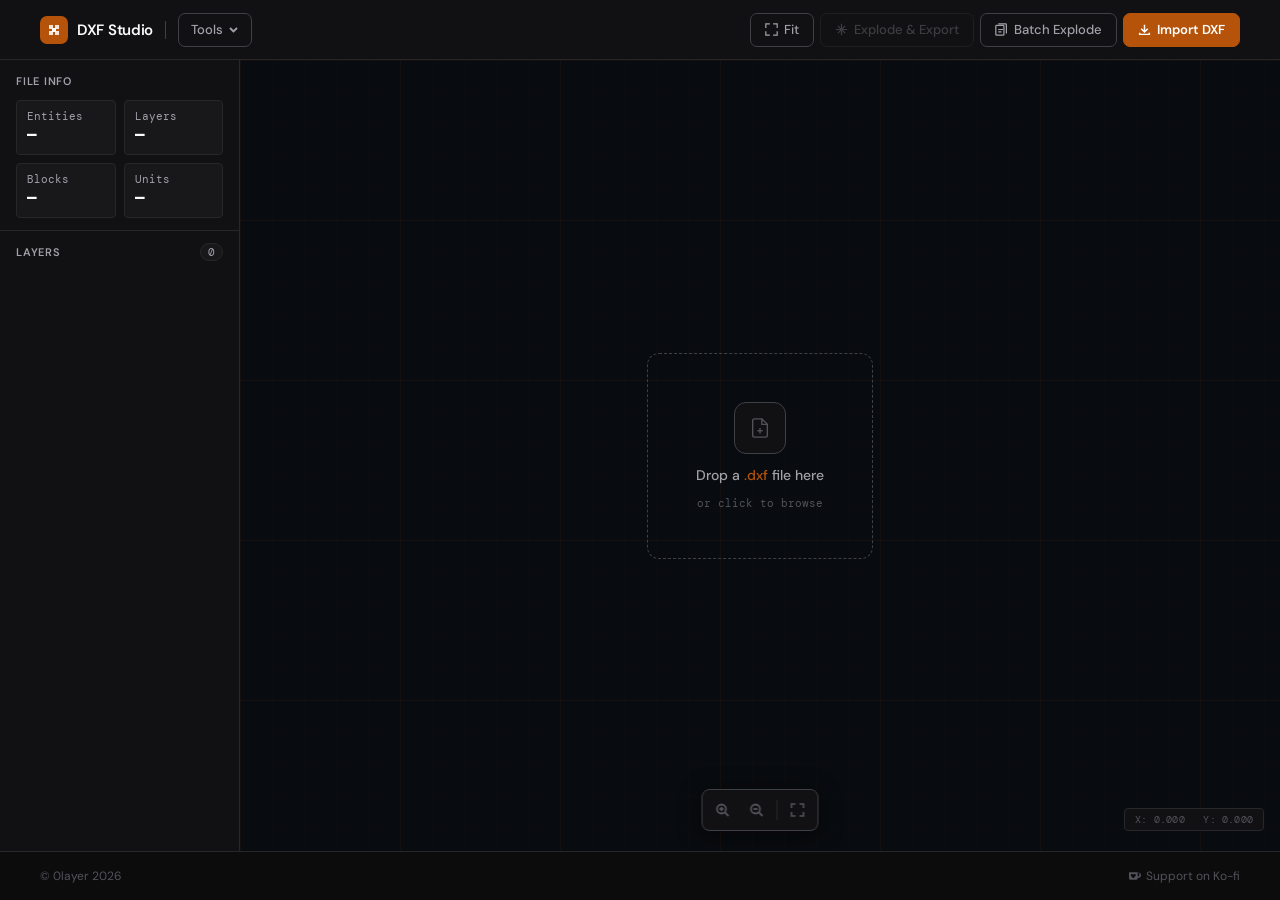
<file: dxf-studio/index.html>
<!DOCTYPE html>
<html lang="en">
<head>
  <script defer src="https://cloud.umami.is/script.js" data-website-id="d4f3964e-1da7-430e-b66f-72f91035ec30"></script>


<meta charset="UTF-8">
<meta name="viewport" content="width=device-width, initial-scale=1.0">
<title>DXF Studio · 0layer</title>
<link rel="preconnect" href="https://fonts.googleapis.com">
<link href="https://fonts.googleapis.com/css2?family=DM+Sans:ital,opsz,wght@0,9..40,300;0,9..40,400;0,9..40,500;0,9..40,600;1,9..40,300&family=DM+Mono:wght@300;400;500&display=swap" rel="stylesheet">
<style>
*, *::before, *::after { margin: 0; padding: 0; box-sizing: border-box; }

/* ── Dark only ── */
:root {
  --bg:         #0c0c0d;
  --surface:    #111113;
  --surface2:   #18181b;
  --border:     #27272a;
  --border2:    #3f3f46;
  --accent:     #b45309;
  --accent2:    #92400e;
  --accent-hi:  #d97706;
  --text:       #fafafa;
  --text2:      #a1a1aa;
  --text3:      #52525b;
  --danger:     #f87171;
  --radius:     6px;
  --radius-sm:  4px;
  --font-mono:  'DM Mono', monospace;
  --font-sans:  'DM Sans', system-ui, -apple-system, sans-serif;
}

html, body {
  height: 100%;
  background: var(--bg);
  color: var(--text);
  font-family: var(--font-sans);
  font-size: 13px;
  overflow: hidden;
  -webkit-font-smoothing: antialiased;
}

/* ── Layout ── */
.app { display: flex; flex-direction: column; height: 100vh; }

/* ── Titlebar ── */
/* ── Titlebar — matches home page nav ── */
.titlebar {
  height: 60px;
  display: flex;
  align-items: center;
  padding: 0 40px;
  gap: 8px;
  border-bottom: 1px solid var(--border);
  background: var(--surface);
  flex-shrink: 0;
  position: relative;
  z-index: 10;
}

.wordmark {
  display: flex;
  align-items: center;
  gap: 9px;
  font-family: var(--font-sans);
  font-weight: 600;
  font-size: 15px;
  letter-spacing: -0.02em;
  color: var(--text);
  flex-shrink: 0;
}

.wordmark-icon {
  width: 28px; height: 28px;
  background: var(--accent);
  border-radius: 7px;
  display: flex; align-items: center; justify-content: center;
  flex-shrink: 0;
}
.wordmark-icon svg { width: 14px; height: 14px; }

.titlebar-divider {
  width: 1px; height: 18px;
  background: var(--border2);
  flex-shrink: 0;
  margin: 0 4px;
}

.file-badge {
  display: flex;
  align-items: center;
  gap: 6px;
  padding: 4px 10px;
  background: var(--surface2);
  border: 1px solid var(--border);
  border-radius: var(--radius-sm);
  font-family: var(--font-mono);
  font-size: 11px;
  color: var(--text2);
  opacity: 0;
  transition: opacity 0.2s, background 0.2s, border-color 0.2s;
}
.file-badge.visible { opacity: 1; }
.file-badge-dot {
  width: 6px; height: 6px;
  border-radius: 50%;
  background: var(--accent);
  flex-shrink: 0;
}

.titlebar-actions {
  margin-left: auto;
  display: flex;
  align-items: center;
  gap: 6px;
}

/* ── Buttons ── */
.btn {
  display: inline-flex;
  align-items: center;
  gap: 6px;
  padding: 0 14px;
  height: 34px;
  font-family: var(--font-sans);
  font-size: 13px;
  font-weight: 500;
  border-radius: 7px;
  cursor: pointer;
  transition: all 0.15s ease;
  white-space: nowrap;
  letter-spacing: 0;
  outline: none;
}

.btn-ghost {
  background: transparent;
  border: 1px solid var(--border2);
  color: var(--text2);
}
.btn-ghost:hover {
  background: var(--surface2);
  border-color: var(--border2);
  color: var(--text);
}

.btn-primary {
  background: var(--accent);
  border: 1px solid var(--accent);
  color: #fff;
  font-weight: 600;
}
.btn-primary:hover {
  background: var(--accent-hi);
  border-color: var(--accent-hi);
}

.btn-outline {
  background: transparent;
  border: 1px solid var(--border2);
  color: var(--text2);
}
.btn-outline:hover {
  background: rgba(180,83,9,0.08);
  border-color: rgba(180,83,9,0.35);
  color: var(--accent);
}

.btn:disabled {
  opacity: 0.3;
  cursor: not-allowed;
  pointer-events: none;
}

.btn svg { width: 13px; height: 13px; flex-shrink: 0; }

/* ── Main layout ── */
.workspace { flex: 1; display: flex; overflow: hidden; }

/* ── Sidebar ── */
.sidebar {
  width: 240px;
  flex-shrink: 0;
  background: var(--surface);
  border-right: 1px solid var(--border);
  display: flex;
  flex-direction: column;
  overflow: hidden;
  transition: background 0.2s, border-color 0.2s;
}

.sidebar-header {
  padding: 14px 16px 12px;
  border-bottom: 1px solid var(--border);
  flex-shrink: 0;
}

.sidebar-title {
  font-size: 11px;
  font-weight: 600;
  letter-spacing: 0.07em;
  text-transform: uppercase;
  color: var(--text2);
  margin-bottom: 12px;
}

.stat-grid {
  display: grid;
  grid-template-columns: 1fr 1fr;
  gap: 8px;
}

.stat-card {
  background: var(--surface2);
  border: 1px solid var(--border);
  border-radius: var(--radius-sm);
  padding: 8px 10px;
}
.stat-label {
  font-size: 11px;
  color: var(--text2);
  margin-bottom: 3px;
  font-family: var(--font-mono);
}
.stat-value {
  font-size: 15px;
  font-weight: 600;
  color: var(--text);
  font-family: var(--font-mono);
  font-variant-numeric: tabular-nums;
}

.layers-header {
  padding: 12px 16px 8px;
  display: flex;
  align-items: center;
  justify-content: space-between;
  flex-shrink: 0;
}
.layers-title {
  font-size: 11px;
  font-weight: 600;
  letter-spacing: 0.07em;
  text-transform: uppercase;
  color: var(--text2);
}
.layers-count {
  font-family: var(--font-mono);
  font-size: 11px;
  color: var(--text2);
  background: var(--surface2);
  padding: 1px 7px;
  border-radius: 10px;
  border: 1px solid var(--border);
}

.layer-list {
  flex: 1;
  overflow-y: auto;
  padding: 4px 8px 8px;
}

.layer-item {
  display: flex;
  align-items: center;
  gap: 8px;
  padding: 7px 8px;
  border-radius: var(--radius-sm);
  cursor: pointer;
  transition: background 0.1s;
  user-select: none;
}
.layer-item:hover { background: var(--surface2); }
.layer-item.hidden { opacity: 0.35; }

.layer-dot {
  width: 8px; height: 8px;
  border-radius: 50%;
  flex-shrink: 0;
}
.layer-name {
  flex: 1;
  font-size: 12.5px;
  color: var(--text);
  overflow: hidden;
  text-overflow: ellipsis;
  white-space: nowrap;
  font-family: var(--font-mono);
}
.layer-item:hover .layer-name { color: var(--text); }
.layer-count-badge {
  font-size: 11px;
  font-family: var(--font-mono);
  color: var(--text2);
  background: var(--surface2);
  border: 1px solid var(--border);
  padding: 1px 6px;
  border-radius: 4px;
  flex-shrink: 0;
}

/* ── Viewport ── */
.viewport {
  flex: 1;
  position: relative;
  overflow: hidden;
  background: #080b0f;
  background-image:
    linear-gradient(rgba(180,83,9,0.05) 1px, transparent 1px),
    linear-gradient(90deg, rgba(180,83,9,0.05) 1px, transparent 1px),
    linear-gradient(rgba(180,83,9,0.018) 1px, transparent 1px),
    linear-gradient(90deg, rgba(180,83,9,0.018) 1px, transparent 1px);
  background-size: 160px 160px, 160px 160px, 32px 32px, 32px 32px;
}

#canvas {
  position: absolute;
  inset: 0;
  cursor: grab;
}
#canvas.panning { cursor: grabbing; }

/* ── Drop overlay ── */
.drop-overlay {
  position: absolute;
  inset: 0;
  display: flex;
  flex-direction: column;
  align-items: center;
  justify-content: center;
  gap: 12px;
  transition: background 0.2s;
  pointer-events: none;
}
.drop-overlay.active { pointer-events: all; }
.drop-overlay.hidden { display: none; }
.drop-overlay.dragover {
  background: rgba(180,83,9,0.04);
  outline: 1.5px dashed var(--accent);
  outline-offset: -12px;
}

.drop-zone-inner {
  display: flex;
  flex-direction: column;
  align-items: center;
  gap: 12px;
  padding: 48px;
  border: 1px dashed var(--border2);
  border-radius: 12px;
  pointer-events: all;
  cursor: pointer;
  transition: all 0.2s;
}
.drop-zone-inner:hover {
  border-color: rgba(180,83,9,0.35);
  background: rgba(180,83,9,0.03);
}

.drop-icon-wrap {
  width: 52px; height: 52px;
  border-radius: 12px;
  background: var(--surface);
  border: 1px solid var(--border2);
  display: flex; align-items: center; justify-content: center;
}
.drop-icon-wrap svg { width: 22px; height: 22px; color: var(--text3); }

.drop-label {
  font-size: 14px;
  font-weight: 500;
  color: var(--text2);
  text-align: center;
}
.drop-label span { color: var(--accent); }
.drop-sub {
  font-size: 11px;
  color: var(--text3);
  font-family: var(--font-mono);
}

/* ── Floating toolbar ── */
.toolbar {
  position: absolute;
  bottom: 20px;
  left: 50%;
  transform: translateX(-50%);
  display: flex;
  align-items: center;
  gap: 2px;
  background: var(--surface);
  border: 1px solid var(--border2);
  border-radius: 8px;
  padding: 4px;
  z-index: 10;
  box-shadow: 0 4px 24px rgba(0,0,0,0.4);
  backdrop-filter: blur(12px);
}

.tool-btn {
  display: flex;
  align-items: center;
  justify-content: center;
  width: 32px; height: 32px;
  border-radius: var(--radius-sm);
  border: none;
  background: transparent;
  color: var(--text3);
  cursor: pointer;
  transition: all 0.1s;
  font-size: 15px;
}
.tool-btn:hover {
  background: var(--surface2);
  color: var(--text);
}

.tool-sep {
  width: 1px;
  height: 20px;
  background: var(--border);
  margin: 0 2px;
  flex-shrink: 0;
}

/* ── Coords ── */
.coords {
  position: absolute;
  bottom: 20px;
  right: 16px;
  font-family: var(--font-mono);
  font-size: 10px;
  color: var(--text3);
  background: var(--surface);
  border: 1px solid var(--border);
  border-radius: var(--radius-sm);
  padding: 4px 10px;
  z-index: 5;
  letter-spacing: 0.02em;
}

/* ── Toast ── */
.toast {
  position: absolute;
  top: 16px;
  left: 50%;
  transform: translateX(-50%);
  background: var(--surface);
  border: 1px solid rgba(248,113,113,0.3);
  color: var(--danger);
  padding: 8px 16px;
  border-radius: var(--radius);
  font-size: 12px;
  z-index: 20;
  backdrop-filter: blur(8px);
  animation: toastIn 0.2s ease;
}
.toast-success {
  background: rgba(180,83,9,0.08);
  border-color: rgba(180,83,9,0.25);
  color: var(--accent-hi);
}

@keyframes toastIn {
  from { opacity: 0; transform: translateX(-50%) translateY(-6px); }
  to   { opacity: 1; transform: translateX(-50%) translateY(0); }
}

/* ── Scrollbar ── */
::-webkit-scrollbar { width: 3px; }
::-webkit-scrollbar-track { background: transparent; }
::-webkit-scrollbar-thumb { background: var(--border2); border-radius: 2px; }

#file-input { display: none; }

/* ── 0layer nav ── */
.ol-nav {
  display: flex;
  align-items: center;
  gap: 8px;
  margin-left: auto;
  position: relative;
}

.ol-wordmark {
  display: flex;
  align-items: center;
  gap: 7px;
  font-family: var(--font-sans);
  font-weight: 600;
  font-size: 13px;
  letter-spacing: -0.02em;
  color: var(--text2);
  text-decoration: none;
  flex-shrink: 0;
  transition: color 0.15s;
}
.ol-wordmark:hover { color: var(--text); }
.ol-wordmark-icon {
  width: 22px; height: 22px;
  background: var(--text);
  border-radius: 4px;
  display: flex; align-items: center; justify-content: center;
  flex-shrink: 0;
}
.ol-wordmark-icon svg { width: 11px; height: 11px; }

.ol-nav-divider { width: 1px; height: 16px; background: var(--border2); flex-shrink: 0; }

.ol-tools-btn {
  display: flex; align-items: center; gap: 5px;
  padding: 0 10px; height: 28px;
  background: transparent;
  border: 1px solid var(--border2);
  border-radius: 4px;
  color: var(--text2);
  font-family: var(--font-sans);
  font-size: 11px;
  cursor: pointer;
  transition: all 0.15s;
  position: relative;
}
.ol-tools-btn:hover { border-color: rgba(180,83,9,0.35); color: var(--text); }
.ol-tools-btn svg { width: 11px; height: 11px; transition: transform 0.15s; }
.ol-tools-btn.open svg { transform: rotate(180deg); }

.ol-dropdown {
  position: absolute;
  top: calc(100% + 6px);
  right: 0;
  background: var(--surface);
  border: 1px solid var(--border2);
  border-radius: 6px;
  min-width: 180px;
  padding: 4px;
  z-index: 100;
  box-shadow: 0 8px 32px rgba(0,0,0,0.3);
  display: none;
  transition: background 0.2s;
}
.ol-dropdown.open { display: block; }

.ol-dropdown-label {
  font-size: 9px;
  font-family: var(--font-mono);
  letter-spacing: 0.1em;
  text-transform: uppercase;
  color: var(--text3);
  padding: 6px 10px 4px;
}

.ol-dropdown-item {
  display: flex; align-items: center; gap: 8px;
  padding: 7px 10px;
  border-radius: 4px;
  text-decoration: none;
  color: var(--text2);
  font-size: 12px;
  transition: all 0.1s;
}
.ol-dropdown-item:hover { background: var(--surface2); color: var(--text); }
.ol-dropdown-item svg { width: 13px; height: 13px; color: var(--text3); flex-shrink: 0; }
.ol-dropdown-item:hover svg { color: var(--accent); }
.ol-dropdown-item.active { color: var(--accent); }
.ol-dropdown-item.active svg { color: var(--accent); }

.ol-dropdown-sep { height: 1px; background: var(--border); margin: 4px 0; }

.ol-dropdown-home {
  display: flex; align-items: center; gap: 8px;
  padding: 7px 10px;
  border-radius: 4px;
  text-decoration: none;
  color: var(--text3);
  font-size: 11px;
  font-family: var(--font-mono);
  transition: all 0.1s;
}
.ol-dropdown-home:hover { background: var(--surface2); color: var(--text2); }
.ol-dropdown-home svg { width: 11px; height: 11px; flex-shrink: 0; }

/* ── About / Footer ── */
.ol-about {
  background: var(--surface);
  border-top: 1px solid var(--border);
  padding: 24px 20px;
  display: flex;
  align-items: flex-start;
  gap: 16px;
  flex-shrink: 0;
  transition: background 0.2s, border-color 0.2s;
}
.ol-about-icon {
  width: 28px; height: 28px;
  background: var(--accent);
  border-radius: 5px;
  display: flex; align-items: center; justify-content: center;
  flex-shrink: 0;
  margin-top: 1px;
}
.ol-about-icon svg { width: 13px; height: 13px; }
.ol-about-text { flex: 1; }
.ol-about-name {
  font-size: 12px; font-weight: 600;
  color: var(--text); margin-bottom: 4px;
  letter-spacing: -0.01em;
}
.ol-about-desc {
  font-size: 11px; color: var(--text2);
  line-height: 1.6; margin-bottom: 8px;
  font-family: var(--font-mono);
}
.ol-about-links { display: flex; gap: 12px; align-items: center; }
.ol-about-link {
  font-size: 11px; color: var(--text3);
  text-decoration: none; font-family: var(--font-mono);
  transition: color 0.15s;
}
.ol-about-link:hover { color: var(--accent); }

.ol-footer {
  border-top: 1px solid var(--border);
  padding: 16px 40px;
  display: flex;
  align-items: center;
  justify-content: space-between;
  flex-shrink: 0;
}
.ol-footer-copy {
  font-size: 12px;
  color: var(--text3);
}
.kofi-link {
  display: inline-flex;
  align-items: center;
  gap: 5px;
  font-size: 12px;
  color: var(--text3);
  text-decoration: none;
  transition: color 0.15s;
}
.kofi-link:hover { color: var(--text); }
.kofi-link svg { width: 12px; height: 12px; }
/* ── Tools dropdown (next to wordmark) ── */
.tools-wrap { position: relative; }
.tools-btn {
  display: flex;
  align-items: center;
  gap: 5px;
  height: 34px;
  padding: 0 12px;
  background: transparent;
  border: 1px solid var(--border2);
  border-radius: 7px;
  color: var(--text2);
  font-family: var(--font-sans);
  font-size: 13px;
  font-weight: 500;
  cursor: pointer;
  transition: all 0.15s;
}
.tools-btn:hover { border-color: var(--border2); background: var(--surface2); color: var(--text); }
.tools-btn[aria-expanded="true"] { background: var(--surface2); color: var(--text); }
.tools-btn svg { width: 11px; height: 11px; transition: transform 0.25s ease; }
.tools-btn[aria-expanded="true"] svg { transform: rotate(180deg); }

.tools-menu {
  position: absolute;
  top: calc(100% + 8px);
  left: 0;
  background: var(--surface);
  border: 1px solid var(--border2);
  border-radius: 8px;
  min-width: 210px;
  padding: 5px;
  box-shadow: 0 8px 32px rgba(0,0,0,0.5);
  opacity: 0;
  transform: translateY(-4px) scale(0.98);
  pointer-events: none;
  transition: opacity 0.15s ease, transform 0.15s ease;
  z-index: 200;
}
.tools-menu.open {
  opacity: 1;
  transform: translateY(0) scale(1);
  pointer-events: all;
}
.tools-menu-label {
  font-size: 10px;
  font-weight: 600;
  letter-spacing: 0.08em;
  text-transform: uppercase;
  color: var(--text3);
  padding: 6px 10px 4px;
}
.tools-menu-item {
  display: flex;
  align-items: center;
  gap: 10px;
  padding: 8px 10px;
  border-radius: 6px;
  text-decoration: none;
  color: var(--text2);
  font-size: 13px;
  font-weight: 500;
  transition: background 0.1s, color 0.1s;
}
.tools-menu-item:hover { background: var(--surface2); color: var(--text); }
.tools-menu-item.active { color: var(--accent); }
.tools-menu-icon {
  width: 28px; height: 28px;
  border-radius: 6px;
  display: flex; align-items: center; justify-content: center;
  flex-shrink: 0;
}
.tools-menu-icon svg { width: 14px; height: 14px; }
.tools-menu-tag {
  margin-left: auto;
  font-size: 10px;
  font-weight: 600;
  letter-spacing: 0.06em;
  text-transform: uppercase;
  color: var(--text3);
}
.tools-menu-sep { height: 1px; background: var(--border); margin: 4px 0; }
.tools-menu-home {
  display: flex; align-items: center; gap: 8px;
  padding: 7px 10px;
  border-radius: 6px;
  text-decoration: none;
  color: var(--text3);
  font-size: 12px;
  transition: all 0.1s;
}
.tools-menu-home:hover { background: var(--surface2); color: var(--text2); }
.tools-menu-home svg { width: 12px; height: 12px; flex-shrink: 0; }
</style>
</head>
<body>
<div class="app">

  <!-- Titlebar -->
  <header class="titlebar">
    <div class="wordmark">
      <div class="wordmark-icon">
        <svg viewBox="0 0 14 14" fill="none" xmlns="http://www.w3.org/2000/svg">
          <path d="M2 2h4v4H2zM8 2h4v4H8zM2 8h4v4H2zM8 8h4v4H8z" fill="white" opacity="0.85"/>
          <path d="M5 5h4v4H5z" fill="white"/>
        </svg>
      </div>
      DXF Studio
    </div>

    <div class="titlebar-divider"></div>

    <div class="tools-wrap">
      <button class="tools-btn" id="tools-btn" aria-haspopup="true" aria-expanded="false">
        Tools
        <svg viewBox="0 0 11 11" fill="none" stroke="currentColor" stroke-width="1.8" aria-hidden="true">
          <path d="M2 4l3.5 3.5L9 4"/>
        </svg>
      </button>
      <div class="tools-menu" id="tools-menu">
        <div class="tools-menu-label">Suite</div>
        <a class="tools-menu-item active" href="/dxf-studio/">
          <div class="tools-menu-icon" style="background: rgba(180,83,9,0.12)">
            <svg viewBox="0 0 14 14" fill="none">
              <path d="M2 2h4v4H2zM8 2h4v4H8zM2 8h4v4H2zM8 8h4v4H8z" fill="#b45309" opacity=".8"/>
              <path d="M5 5h4v4H5z" fill="#b45309"/>
            </svg>
          </div>
          DXF Studio
          <span class="tools-menu-tag">CAD</span>
        </a>
        <a class="tools-menu-item" href="/bar-optimiser/">
          <div class="tools-menu-icon" style="background: rgba(29,78,216,0.10)">
            <svg viewBox="0 0 14 14" fill="none">
              <rect x="1" y="5" width="12" height="4" rx="1" fill="#7aa3f5" opacity=".8"/>
              <rect x="1" y="2" width="5" height="2" rx=".5" fill="#7aa3f5"/>
              <rect x="1" y="10" width="8" height="2" rx=".5" fill="#7aa3f5"/>
            </svg>
          </div>
          Bar Optimiser
          <span class="tools-menu-tag">Fab</span>
        </a>
        <div class="tools-menu-sep"></div>
        <a class="tools-menu-home" href="/">
          <svg viewBox="0 0 14 14" fill="none" stroke="currentColor" stroke-width="1.5">
            <path d="M1 7L7 1l6 6M2.5 5.5V13h3V9h3v4h3V5.5"/>
          </svg>
          0layer home
        </a>
      </div>
    </div>

    <div class="file-badge" id="file-badge">
      <div class="file-badge-dot"></div>
      <span id="info-name">—</span>
    </div>

    <div class="titlebar-actions">
      <button class="btn btn-ghost" id="btn-fit">
        <svg viewBox="0 0 16 16" fill="none" stroke="currentColor" stroke-width="1.5"><path d="M1 6V1h5M10 1h5v5M15 10v5h-5M6 15H1v-5"/></svg>
        Fit
      </button>
      <button class="btn btn-outline" id="btn-explode" disabled>
        <svg viewBox="0 0 16 16" fill="none" stroke="currentColor" stroke-width="1.5"><path d="M8 1v14M1 8h14M3.5 3.5l9 9M12.5 3.5l-9 9"/></svg>
        Explode & Export
      </button>
      <button class="btn btn-outline" id="btn-batch" onclick="document.getElementById('batch-input').click()">
        <svg viewBox="0 0 16 16" fill="none" stroke="currentColor" stroke-width="1.5"><rect x="1" y="3" width="10" height="12" rx="1"/><path d="M4 1h9a1 1 0 011 1v11"/><path d="M4 8h6M4 11h4"/></svg>
        Batch Explode
      </button>
      <button class="btn btn-primary" id="btn-import" onclick="document.getElementById('file-input').click()">
        <svg viewBox="0 0 16 16" fill="none" stroke="currentColor" stroke-width="1.8"><path d="M8 10V2M4 7l4 4 4-4M2 12v2h12v-2"/></svg>
        Import DXF
      </button>
      <input type="file" id="file-input" accept=".dxf">
      <input type="file" id="batch-input" accept=".dxf" multiple style="display:none">
    </div>

  </header>

  <!-- Workspace -->
  <div class="workspace">

    <!-- Sidebar -->
    <aside class="sidebar">
      <div class="sidebar-header">
        <div class="sidebar-title">File Info</div>
        <div class="stat-grid">
          <div class="stat-card">
            <div class="stat-label">Entities</div>
            <div class="stat-value" id="info-entities">—</div>
          </div>
          <div class="stat-card">
            <div class="stat-label">Layers</div>
            <div class="stat-value" id="info-layers">—</div>
          </div>
          <div class="stat-card">
            <div class="stat-label">Blocks</div>
            <div class="stat-value" id="info-blocks">—</div>
          </div>
          <div class="stat-card">
            <div class="stat-label">Units</div>
            <div class="stat-value" id="info-units">—</div>
          </div>
        </div>
      </div>

      <div class="layers-header">
        <span class="layers-title">Layers</span>
        <span class="layers-count" id="layers-count">0</span>
      </div>
      <div class="layer-list" id="layer-list"></div>
    </aside>

    <!-- Viewport -->
    <div class="viewport" id="viewport">
      <canvas id="canvas"></canvas>

      <!-- Drop overlay -->
      <div class="drop-overlay active" id="drop-overlay">
        <div class="drop-zone-inner" onclick="document.getElementById('file-input').click()">
          <div class="drop-icon-wrap">
            <svg viewBox="0 0 24 24" fill="none" stroke="currentColor" stroke-width="1.5">
              <path d="M14 2H6a2 2 0 00-2 2v16a2 2 0 002 2h12a2 2 0 002-2V8z"/>
              <polyline points="14 2 14 8 20 8"/>
              <line x1="12" y1="18" x2="12" y2="12"/>
              <line x1="9" y1="15" x2="15" y2="15"/>
            </svg>
          </div>
          <div class="drop-label">Drop a <span>.dxf</span> file here</div>
          <div class="drop-sub">or click to browse</div>
        </div>
      </div>

      <!-- Floating toolbar -->
      <div class="toolbar">
        <button class="tool-btn" id="tool-zoom-in" title="Zoom In">
          <svg width="14" height="14" viewBox="0 0 14 14" fill="none" stroke="currentColor" stroke-width="1.8"><circle cx="6" cy="6" r="4.5"/><line x1="9.5" y1="9.5" x2="13" y2="13"/><line x1="6" y1="4" x2="6" y2="8"/><line x1="4" y1="6" x2="8" y2="6"/></svg>
        </button>
        <button class="tool-btn" id="tool-zoom-out" title="Zoom Out">
          <svg width="14" height="14" viewBox="0 0 14 14" fill="none" stroke="currentColor" stroke-width="1.8"><circle cx="6" cy="6" r="4.5"/><line x1="9.5" y1="9.5" x2="13" y2="13"/><line x1="4" y1="6" x2="8" y2="6"/></svg>
        </button>
        <div class="tool-sep"></div>
        <button class="tool-btn" id="tool-fit" title="Fit to view">
          <svg width="14" height="14" viewBox="0 0 14 14" fill="none" stroke="currentColor" stroke-width="1.6"><path d="M1 5V1h4M9 1h4v4M13 9v4H9M5 13H1V9"/></svg>
        </button>
      </div>

      <!-- Coords -->
      <div class="coords" id="coords">X: 0.000 &nbsp; Y: 0.000</div>
    </div>
  </div>

  <div class="ol-footer">
    <span class="ol-footer-copy">© 0layer 2026</span>
    <a class="kofi-link" href="https://ko-fi.com/0layer" target="_blank" rel="noopener">
      <svg viewBox="0 0 24 24" fill="currentColor"><path d="M23.881 8.948c-.773-4.085-4.859-4.593-4.859-4.593H.723c-.604 0-.679.798-.679.798s-.082 7.324-.022 11.822c.164 2.424 2.586 2.672 2.586 2.672s8.267-.023 11.966-.049c2.438-.426 2.683-2.566 2.658-3.734 4.352.24 7.422-2.831 6.649-6.916zm-11.062 3.511c-1.246 1.453-4.011 3.976-4.011 3.976s-.121.119-.31.023c-.076-.057-.108-.09-.108-.09-.443-.441-3.368-3.049-4.034-3.954-.709-.965-1.041-2.7-.091-3.71.951-1.01 3.005-1.086 4.363.407 0 0 1.565-1.782 3.468-.963 1.904.82 1.832 3.011.723 4.311zm6.173.478c-.928.116-1.682-.145-1.682-.145V5.008h1.77s1.971.204 1.971 2.486c0 2.283-1.371 5.023-2.059 5.443z"/></svg>
      Support on Ko-fi
    </a>
  </div>

</div>
<script>
// ═══════════════════════════════════════════════════════════════
//  BULGE → ARC
//  DXF bulge = tan(included_angle / 4)
//  Given two endpoints p1, p2 and a bulge value, compute the
//  arc centre, radius, startAngle, endAngle (in radians, world).
// ═══════════════════════════════════════════════════════════════
function bulgeToArc(x1, y1, x2, y2, bulge) {
  const dx = x2 - x1, dy = y2 - y1;
  const d  = Math.hypot(dx, dy);
  if (d === 0) return null;

  // half-chord length
  const l = d / 2;
  // radius from bulge: r = (d/2) * (b^2 + 1) / (2*|b|)
  const b  = bulge;
  const r  = (l * (b*b + 1)) / (2 * Math.abs(b));
  // distance from midpoint of chord to centre
  const s  = r - Math.abs(b) * l; // sagitta complement
  const h  = Math.sqrt(Math.max(0, r*r - l*l));

  // midpoint of chord
  const mx = (x1 + x2) / 2, my = (y1 + y2) / 2;
  // perpendicular direction (normalised)
  const px = -dy / d, py = dx / d;

  // centre: if bulge > 0 CCW arc, centre is to the left
  // DXF convention: positive bulge = CCW arc (centre to the LEFT of travel direction)
  const sign = bulge > 0 ? 1 : -1;
  const cx = mx + sign * h * px;
  const cy = my + sign * h * py;

  const sa = Math.atan2(y1 - cy, x1 - cx);
  const ea = Math.atan2(y2 - cy, x2 - cx);

  return { cx, cy, r, sa, ea, ccw: bulge > 0 };
}

// ═══════════════════════════════════════════════════════════════
//  ACI COLOUR
// ═══════════════════════════════════════════════════════════════
const ACI={1:'#FF0000',2:'#FFFF00',3:'#00FF00',4:'#00FFFF',5:'#0000FF',6:'#FF00FF',
  7:'#FFFFFF',8:'#414141',9:'#808080',
  10:'#FF0000',11:'#FF7F7F',12:'#A50000',13:'#A57F7F',14:'#7F0000',15:'#7F5F5F',
  16:'#FF3F00',17:'#FF9F7F',18:'#A52700',19:'#A5837F',20:'#7F1E00',
  30:'#FF7F00',40:'#FFBF00',50:'#FFFF00',60:'#BFFF00',70:'#7FFF00',
  80:'#3FFF00',90:'#00FF00',100:'#00FF3F',110:'#00FF7F',120:'#00FFBF',
  130:'#00FFFF',140:'#00BFFF',150:'#007FFF',160:'#003FFF',170:'#0000FF',
  180:'#3F00FF',190:'#7F00FF',200:'#BF00FF',210:'#FF00FF',
  220:'#FF00BF',230:'#FF007F',240:'#FF003F',
  250:'#1A1A1A',251:'#333333',252:'#4D4D4D',253:'#666666',254:'#808080',255:'#999999'};
function aciColor(n){ return ACI[Math.abs(n)]||'#FFFFFF'; }

// ═══════════════════════════════════════════════════════════════
//  PARSER
// ═══════════════════════════════════════════════════════════════
function parseDXF(text) {
  const lines = text.replace(/\r\n/g,'\n').replace(/\r/g,'\n').split('\n');
  const P = [];
  for (let i = 0; i+1 < lines.length; i += 2) {
    const c = parseInt(lines[i].trim(), 10);
    if (!isNaN(c)) P.push([c, lines[i+1].trim()]);
  }

  let i = 0;
  const atEnd = () => i >= P.length;
  const peek  = () => P[i];
  const next  = () => P[i++];
  const skip  = () => i++;

  const dxf = { layers:{}, blocks:{}, entities:[] };

  function skipToEndsec() {
    while (!atEnd()) { const p=next(); if(p[0]===0&&p[1]==='ENDSEC') return; }
  }

  // ── entity reader ─────────────────────────────────────────
  function readEntity(type) {
    const e = { type, layer:'0', colorIndex:null };

    if (type === 'LINE') {
      e.x1=0;e.y1=0;e.x2=0;e.y2=0;
      while (!atEnd()) {
        const p=peek(); if(p[0]===0) break; next();
        if(p[0]===8)  e.layer=p[1];
        else if(p[0]===62) e.colorIndex=parseInt(p[1]);
        else if(p[0]===10) e.x1=parseFloat(p[1]);
        else if(p[0]===20) e.y1=parseFloat(p[1]);
        else if(p[0]===11) e.x2=parseFloat(p[1]);
        else if(p[0]===21) e.y2=parseFloat(p[1]);
      }

    } else if (type === 'CIRCLE') {
      e.cx=0;e.cy=0;e.r=1;
      while (!atEnd()) {
        const p=peek(); if(p[0]===0) break; next();
        if(p[0]===8)  e.layer=p[1];
        else if(p[0]===62) e.colorIndex=parseInt(p[1]);
        else if(p[0]===10) e.cx=parseFloat(p[1]);
        else if(p[0]===20) e.cy=parseFloat(p[1]);
        else if(p[0]===40) e.r=parseFloat(p[1]);
      }

    } else if (type === 'ARC') {
      e.cx=0;e.cy=0;e.r=1;e.sa=0;e.ea=360;
      while (!atEnd()) {
        const p=peek(); if(p[0]===0) break; next();
        if(p[0]===8)  e.layer=p[1];
        else if(p[0]===62) e.colorIndex=parseInt(p[1]);
        else if(p[0]===10) e.cx=parseFloat(p[1]);
        else if(p[0]===20) e.cy=parseFloat(p[1]);
        else if(p[0]===40) e.r=parseFloat(p[1]);
        else if(p[0]===50) e.sa=parseFloat(p[1]);
        else if(p[0]===51) e.ea=parseFloat(p[1]);
      }

    } else if (type === 'LWPOLYLINE') {
      // LWPOLYLINE stores vertices as repeating 10/20 pairs.
      // Bulge (code 42) after a vertex applies to the SEGMENT leaving that vertex.
      e.closed = false;
      e.vertices = []; // {x, y, bulge}
      let vx = null, pendingBulge = 0;

      while (!atEnd()) {
        const p=peek(); if(p[0]===0) break; next();
        if(p[0]===8)  e.layer=p[1];
        else if(p[0]===62) e.colorIndex=parseInt(p[1]);
        else if(p[0]===70) e.closed=!!(parseInt(p[1])&1);
        else if(p[0]===10) {
          // New vertex x — store pending bulge on the LAST vertex, then start new vertex
          if (vx !== null && e.vertices.length > 0) {
            // This shouldn't happen (10 without 20 first) but guard anyway
          }
          vx = parseFloat(p[1]);
        }
        else if(p[0]===20) {
          if (vx !== null) {
            e.vertices.push({ x: vx, y: parseFloat(p[1]), bulge: 0 });
            vx = null;
          }
        }
        else if(p[0]===42) {
          // Bulge applies to the segment FROM the most recently added vertex
          if (e.vertices.length > 0) {
            e.vertices[e.vertices.length - 1].bulge = parseFloat(p[1]);
          }
        }
      }

    } else if (type === 'POLYLINE') {
      e.vertices=[];e.closed=false;
      while (!atEnd()) {
        const p=peek(); if(p[0]===0) break; next();
        if(p[0]===8)  e.layer=p[1];
        else if(p[0]===62) e.colorIndex=parseInt(p[1]);
        else if(p[0]===70) e.closed=!!(parseInt(p[1])&1);
      }
      while (!atEnd()) {
        const p=peek();
        if(p[0]===0&&p[1]==='SEQEND'){skip();break;}
        if(p[0]===0&&p[1]==='VERTEX'){
          skip(); let vx=0,vy=0,vb=0;
          while(!atEnd()){const q=peek();if(q[0]===0)break;next();
            if(q[0]===10)vx=parseFloat(q[1]);
            else if(q[0]===20)vy=parseFloat(q[1]);
            else if(q[0]===42)vb=parseFloat(q[1]);
          }
          e.vertices.push({x:vx,y:vy,bulge:vb});
        } else skip();
      }

    } else if (type === 'SPLINE') {
      e.degree=3;e.knots=[];e.controlPoints=[];e.fitPoints=[];
      let cpx=null,fpx=null;
      while (!atEnd()) {
        const p=peek(); if(p[0]===0) break; next();
        if(p[0]===8)  e.layer=p[1];
        else if(p[0]===62) e.colorIndex=parseInt(p[1]);
        else if(p[0]===71) e.degree=parseInt(p[1]);
        else if(p[0]===40) e.knots.push(parseFloat(p[1]));
        else if(p[0]===10) cpx=parseFloat(p[1]);
        else if(p[0]===20&&cpx!==null){e.controlPoints.push({x:cpx,y:parseFloat(p[1])});cpx=null;}
        else if(p[0]===11) fpx=parseFloat(p[1]);
        else if(p[0]===21&&fpx!==null){e.fitPoints.push({x:fpx,y:parseFloat(p[1])});fpx=null;}
      }

    } else if (type === 'ELLIPSE') {
      e.cx=0;e.cy=0;e.mx=1;e.my=0;e.ratio=1;e.sp=0;e.ep=Math.PI*2;
      while (!atEnd()) {
        const p=peek(); if(p[0]===0) break; next();
        if(p[0]===8)  e.layer=p[1];
        else if(p[0]===62) e.colorIndex=parseInt(p[1]);
        else if(p[0]===10) e.cx=parseFloat(p[1]);
        else if(p[0]===20) e.cy=parseFloat(p[1]);
        else if(p[0]===11) e.mx=parseFloat(p[1]);
        else if(p[0]===21) e.my=parseFloat(p[1]);
        else if(p[0]===40) e.ratio=parseFloat(p[1]);
        else if(p[0]===41) e.sp=parseFloat(p[1]);
        else if(p[0]===42) e.ep=parseFloat(p[1]);
      }

    } else if (type === 'INSERT') {
      e.block='';e.ix=0;e.iy=0;e.sx=1;e.sy=1;e.rot=0;
      while (!atEnd()) {
        const p=peek(); if(p[0]===0) break; next();
        if(p[0]===8)  e.layer=p[1];
        else if(p[0]===62) e.colorIndex=parseInt(p[1]);
        else if(p[0]===2)  e.block=p[1];
        else if(p[0]===10) e.ix=parseFloat(p[1]);
        else if(p[0]===20) e.iy=parseFloat(p[1]);
        else if(p[0]===41) e.sx=parseFloat(p[1]);
        else if(p[0]===42) e.sy=parseFloat(p[1]);
        else if(p[0]===50) e.rot=parseFloat(p[1]);
      }

    } else if (type === 'POINT') {
      e.x=0;e.y=0;
      while (!atEnd()) {
        const p=peek(); if(p[0]===0) break; next();
        if(p[0]===8) e.layer=p[1];
        else if(p[0]===10) e.x=parseFloat(p[1]);
        else if(p[0]===20) e.y=parseFloat(p[1]);
      }

    } else if (type === 'HATCH') {
      // Skip hatches for now — just consume their data
      while (!atEnd()) { const p=peek(); if(p[0]===0) break; skip(); }
      return null;

    } else {
      while (!atEnd()) { const p=peek(); if(p[0]===0) break; skip(); }
      return null;
    }
    return e;
  }

  // ── section readers ───────────────────────────────────────
  function readHeader() {
    while(!atEnd()){const p=peek();if(p[0]===0&&p[1]==='ENDSEC'){skip();return;}skip();}
  }

  function readTables() {
    while(!atEnd()){
      const p=peek();
      if(p[0]===0&&p[1]==='ENDSEC'){skip();return;}
      if(p[0]===0&&p[1]==='TABLE'){
        skip();const nm=next();
        if(nm[1]==='LAYER') readLayerTable();
        else{while(!atEnd()){const q=peek();if(q[0]===0&&q[1]==='ENDTAB'){skip();break;}skip();}}
      } else skip();
    }
  }

  function readLayerTable() {
    while(!atEnd()){
      const p=peek();
      if(p[0]===0&&(p[1]==='ENDTAB'||p[1]==='ENDSEC')){if(p[1]==='ENDTAB')skip();return;}
      if(p[0]===0&&p[1]==='LAYER'){
        skip();
        const lay={name:'0',color:7,visible:true};
        while(!atEnd()){const q=peek();if(q[0]===0)break;next();
          if(q[0]===2)lay.name=q[1];
          else if(q[0]===62){const c=parseInt(q[1]);lay.color=Math.abs(c);lay.visible=c>=0;}
        }
        dxf.layers[lay.name]=lay;
      } else skip();
    }
  }

  function readEntityList(target) {
    while(!atEnd()){
      const p=peek();
      if(p[0]===0&&(p[1]==='ENDSEC'||p[1]==='ENDBLK')){skip();return;}
      if(p[0]===0){skip();const e=readEntity(p[1]);if(e)target.push(e);}
      else skip();
    }
  }

  function readBlocks() {
    while(!atEnd()){
      const p=peek();
      if(p[0]===0&&p[1]==='ENDSEC'){skip();return;}
      if(p[0]===0&&p[1]==='BLOCK'){
        skip();
        let bname='';
        while(!atEnd()){const q=peek();if(q[0]===0)break;next();if(q[0]===2)bname=q[1];}
        const blk={name:bname,entities:[]};
        dxf.blocks[bname]=blk;
        readEntityList(blk.entities);
      } else skip();
    }
  }

  while(!atEnd()){
    const p=peek(); if(!p)break;
    if(p[0]===0&&p[1]==='EOF') break;
    if(p[0]===0&&p[1]==='SECTION'){
      skip();const nm=next();
      if     (nm[1]==='HEADER')   readHeader();
      else if(nm[1]==='TABLES')   readTables();
      else if(nm[1]==='BLOCKS')   readBlocks();
      else if(nm[1]==='ENTITIES') readEntityList(dxf.entities);
      else                        skipToEndsec();
    } else skip();
  }

  if(!dxf.layers['0']) dxf.layers['0']={name:'0',color:7,visible:true};
  return dxf;
}

// ═══════════════════════════════════════════════════════════════
//  NURBS B-SPLINE
// ═══════════════════════════════════════════════════════════════
function splineToPolyline(e, steps=300) {
  const pts = e.controlPoints.length >= 2 ? e.controlPoints : e.fitPoints;
  if (!pts || pts.length < 2) return [];
  const deg = Math.min(e.degree||3, pts.length-1);
  let knots = e.knots;
  if (!knots || knots.length < pts.length + deg + 1) {
    knots=[];
    const n=pts.length-1, m=n+deg+1;
    for(let j=0;j<=m;j++){
      if(j<=deg) knots.push(0);
      else if(j>=m-deg) knots.push(1);
      else knots.push((j-deg)/(m-2*deg));
    }
  }
  const kMin=knots[0],kRange=knots[knots.length-1]-kMin||1;
  const kn=knots.map(k=>(k-kMin)/kRange);
  const out=[];
  for(let s=0;s<=steps;s++){
    const t=(s/steps)*(1-1e-9);
    let span=deg;
    for(let j=deg;j<pts.length;j++){if(t>=kn[j]&&t<kn[j+1]){span=j;break;}}
    if(t>=kn[pts.length])span=pts.length-1;
    const N=new Array(deg+1).fill(0); N[0]=1;
    for(let j=1;j<=deg;j++){
      let saved=0;
      for(let r=0;r<j;r++){
        const kl=kn[span-r+j],kr=kn[span-r];
        const den=kl-kr, tmp=den===0?0:N[r]/den;
        N[r]=saved+(kl-t)*tmp; saved=(t-kr)*tmp;
      }
      N[j]=saved;
    }
    let x=0,y=0;
    for(let j=0;j<=deg;j++){x+=N[j]*pts[span-deg+j].x;y+=N[j]*pts[span-deg+j].y;}
    out.push({x,y});
  }
  return out;
}

// ═══════════════════════════════════════════════════════════════
//  VIEWER
// ═══════════════════════════════════════════════════════════════
const canvas = document.getElementById('canvas');
const ctx    = canvas.getContext('2d');
const vp     = document.getElementById('viewport');

let dxf=null, hiddenLayers=new Set();
let tx=0,ty=0,scale=1,bounds=null;

function resize(){canvas.width=vp.clientWidth;canvas.height=vp.clientHeight;render();}
window.addEventListener('resize',resize); resize();

const W2S=(wx,wy)=>({x:tx+wx*scale, y:ty-wy*scale});
const S2W=(sx,sy)=>({x:(sx-tx)/scale, y:-(sy-ty)/scale});

function expBounds(x,y,b){
  if(!isFinite(x)||!isFinite(y))return;
  if(x<b.x0)b.x0=x;if(y<b.y0)b.y0=y;if(x>b.x1)b.x1=x;if(y>b.y1)b.y1=y;
}

function entityExtents(e,b){
  switch(e.type){
    case 'LINE': expBounds(e.x1,e.y1,b);expBounds(e.x2,e.y2,b);break;
    case 'CIRCLE': expBounds(e.cx-e.r,e.cy-e.r,b);expBounds(e.cx+e.r,e.cy+e.r,b);break;
    case 'ARC':    expBounds(e.cx-e.r,e.cy-e.r,b);expBounds(e.cx+e.r,e.cy+e.r,b);break;
    case 'LWPOLYLINE':case 'POLYLINE': e.vertices.forEach(v=>expBounds(v.x,v.y,b));break;
    case 'SPLINE': splineToPolyline(e,20).forEach(v=>expBounds(v.x,v.y,b));break;
    case 'ELLIPSE':{const m=Math.hypot(e.mx,e.my);expBounds(e.cx-m,e.cy-m,b);expBounds(e.cx+m,e.cy+m,b);break;}
    case 'POINT': expBounds(e.x,e.y,b);break;
  }
}

function computeBounds(){
  const b={x0:Infinity,y0:Infinity,x1:-Infinity,y1:-Infinity};
  dxf.entities.forEach(e=>entityExtents(e,b));
  Object.values(dxf.blocks).forEach(blk=>blk.entities.forEach(e=>entityExtents(e,b)));
  if(!isFinite(b.x0)){b.x0=-100;b.y0=-100;b.x1=100;b.y1=100;}
  b.w=b.x1-b.x0||1; b.h=b.y1-b.y0||1; bounds=b;
}

function fitView(){
  if(!bounds)return;
  const pad=40,vw=canvas.width-pad*2,vh=canvas.height-pad*2;
  scale=Math.min(vw/bounds.w,vh/bounds.h);
  tx=pad+(vw-bounds.w*scale)/2-bounds.x0*scale;
  ty=pad+(vh-bounds.h*scale)/2+bounds.y1*scale;
  render();
}

// Curated display palette — maps ACI colour families to a cohesive scheme
// that looks great on dark backgrounds with glow rendering
const DISPLAY_PALETTE = {
  // Reds → coral
  1:'#ff6b6b', 10:'#ff6b6b', 11:'#ffa0a0', 12:'#cc4444',
  // Yellows → warm amber
  2:'#ffd166', 40:'#ffd166', 50:'#ffe08a',
  // Greens → mint
  3:'#06d6a0', 90:'#06d6a0', 80:'#4ecdc4', 70:'#4ecdc4',
  // Cyans → sky blue
  4:'#74c2e8', 130:'#74c2e8', 140:'#5db8e0', 150:'#4aacdc',
  // Blues → indigo-blue
  5:'#7b9fff', 160:'#7b9fff', 170:'#6b8fff',
  // Magentas → violet-pink
  6:'#c084fc', 200:'#c084fc', 210:'#e879f9', 220:'#d946ef',
  // White / near-white → bright off-white
  7:'#e8edf2',
  // Greys
  8:'#8899aa', 9:'#aabbcc', 250:'#4a5568', 251:'#5a6878', 252:'#6a7888',
  253:'#8a9aaa', 254:'#aabbcc', 255:'#c8d8e8',
};

function getDisplayColor(e, inherit) {
  const ci = e.colorIndex;
  // Explicit entity colour
  if (ci !== null && ci !== undefined && ci !== 256 && ci !== 0) {
    return DISPLAY_PALETTE[Math.abs(ci)] || '#e8edf2';
  }
  // Inherited from INSERT parent
  if (inherit) return inherit;
  // Layer colour
  const l = dxf.layers[e.layer] || dxf.layers['0'];
  if (l) return DISPLAY_PALETTE[Math.abs(l.color)] || '#e8edf2';
  return '#e8edf2';
}

// Keep original for export colour logic
function getColor(e,inherit){
  const ci=e.colorIndex;
  if(ci!==null&&ci!==undefined&&ci!==256&&ci!==0) return aciColor(ci);
  if(inherit) return inherit;
  const l=dxf.layers[e.layer]||dxf.layers['0'];
  return l?aciColor(l.color):'#FFFFFF';
}

function isVisible(layerName){
  if(hiddenLayers.has(layerName))return false;
  const l=dxf.layers[layerName];
  return !l||l.visible;
}

// ── draw polyline segment with optional bulge ─────────────────
// Called with canvas path already open (moveTo done by caller or previous segment)
function polySegment(x1,y1,x2,y2,bulge){
  if(!bulge || Math.abs(bulge) < 1e-10){
    const b=W2S(x2,y2); ctx.lineTo(b.x,b.y);
  } else {
    const arc=bulgeToArc(x1,y1,x2,y2,bulge);
    if(!arc){const b=W2S(x2,y2);ctx.lineTo(b.x,b.y);return;}
    const c=W2S(arc.cx,arc.cy);
    const r=arc.r*scale;
    // Convert world angles to canvas angles (Y-flip: negate)
    const canvasSa=-arc.sa;
    const canvasEa=-arc.ea;
    // After Y-axis flip: CCW world → anticlockwise=true in canvas
    const acw = arc.ccw ? true : false;
    ctx.arc(c.x,c.y,r,canvasSa,canvasEa,acw);
  }
}

function drawEntity(e,inherit){
  if(!isVisible(e.layer||'0'))return;
  const color=getDisplayColor(e,inherit);
  ctx.strokeStyle=color;
  ctx.fillStyle='transparent';
  ctx.lineWidth = 1.5;
  ctx.shadowColor=color;
  ctx.shadowBlur=4;

  switch(e.type){

    case 'LINE':{
      const a=W2S(e.x1,e.y1),b=W2S(e.x2,e.y2);
      ctx.beginPath();ctx.moveTo(a.x,a.y);ctx.lineTo(b.x,b.y);ctx.stroke();
      break;
    }

    case 'CIRCLE':{
      const c=W2S(e.cx,e.cy);
      ctx.beginPath();ctx.arc(c.x,c.y,e.r*scale,0,Math.PI*2);ctx.stroke();
      break;
    }

    case 'ARC':{
      const c=W2S(e.cx,e.cy);
      const sa=-e.sa*Math.PI/180;
      const ea=-e.ea*Math.PI/180;
      ctx.beginPath();ctx.arc(c.x,c.y,e.r*scale,sa,ea,true);ctx.stroke();
      break;
    }

    case 'LWPOLYLINE':
    case 'POLYLINE':{
      const v=e.vertices;
      if(!v||v.length<2)break;
      const s=W2S(v[0].x,v[0].y);
      ctx.beginPath();ctx.moveTo(s.x,s.y);
      for(let k=0;k<v.length-1;k++){
        polySegment(v[k].x,v[k].y,v[k+1].x,v[k+1].y,v[k].bulge||0);
      }
      if(e.closed){
        // closing segment: from last vertex back to first
        const last=v[v.length-1];
        polySegment(last.x,last.y,v[0].x,v[0].y,last.bulge||0);
        ctx.closePath();
      }
      ctx.stroke();
      break;
    }

    case 'SPLINE':{
      const pts=splineToPolyline(e,300);
      if(pts.length<2)break;
      const s=W2S(pts[0].x,pts[0].y);
      ctx.beginPath();ctx.moveTo(s.x,s.y);
      for(let k=1;k<pts.length;k++){const p=W2S(pts[k].x,pts[k].y);ctx.lineTo(p.x,p.y);}
      ctx.stroke();
      break;
    }

    case 'ELLIPSE':{
      const c=W2S(e.cx,e.cy);
      const mlen=Math.hypot(e.mx,e.my);
      const rx=mlen*scale,ry=mlen*e.ratio*scale;
      const rot=-Math.atan2(e.my,e.mx);
      ctx.beginPath();
      ctx.ellipse(c.x,c.y,rx,ry,rot,-e.ep,-e.sp,true);
      ctx.stroke();
      break;
    }

    case 'POINT':{
      const p=W2S(e.x,e.y);
      ctx.fillStyle=color;
      ctx.beginPath();ctx.arc(p.x,p.y,2,0,Math.PI*2);ctx.fill();
      break;
    }

    case 'INSERT':{
      const blk=dxf.blocks[e.block];
      if(!blk)break;
      // We apply the INSERT transform by temporarily adjusting the canvas transform
      const rot=(e.rot||0)*Math.PI/180;
      const sx=e.sx||1,sy=e.sy||1;
      // Save and apply transform: translate to insert point, rotate, scale
      ctx.save();
      // We need to work in screen space: translate insert point to screen, then rotate
      const sp=W2S(e.ix,e.iy);
      ctx.translate(sp.x,sp.y);
      ctx.rotate(-rot); // negative because Y is flipped
      ctx.scale(sx*scale,-sy*scale); // incorporate world scale, and flip Y
      // Now draw block entities in their local coords directly (no W2S — we use raw coords)
      const savedTx=tx,savedTy=ty,savedScale=scale;
      tx=0;ty=0;scale=1;
      blk.entities.forEach(be=>drawEntityRaw(be,color));
      tx=savedTx;ty=savedTy;scale=savedScale;
      ctx.restore();
      break;
    }
  }
}

// Simplified draw for entities inside an INSERT (canvas transform already applied)
function drawEntityRaw(e,inherit){
  if(!isVisible(e.layer||'0'))return;
  const color=getDisplayColor(e,inherit);
  ctx.strokeStyle=color;ctx.fillStyle='transparent';
  ctx.lineWidth = 1.5;
  ctx.shadowColor=color;ctx.shadowBlur=4;
  switch(e.type){
    case 'LINE':{
      ctx.beginPath();ctx.moveTo(e.x1,e.y1);ctx.lineTo(e.x2,e.y2);ctx.stroke();break;
    }
    case 'CIRCLE':{
      ctx.beginPath();ctx.arc(e.cx,e.cy,e.r,0,Math.PI*2);ctx.stroke();break;
    }
    case 'ARC':{
      const sa=e.sa*Math.PI/180, ea=e.ea*Math.PI/180;
      ctx.beginPath();ctx.arc(e.cx,e.cy,e.r,sa,ea,false);ctx.stroke();break;
    }
    case 'LWPOLYLINE':case 'POLYLINE':{
      const v=e.vertices; if(!v||v.length<2)break;
      ctx.beginPath();ctx.moveTo(v[0].x,v[0].y);
      for(let k=1;k<v.length;k++) ctx.lineTo(v[k].x,v[k].y);
      if(e.closed)ctx.closePath();
      ctx.stroke();break;
    }
  }
}

function render(){
  ctx.clearRect(0,0,canvas.width,canvas.height);
  if(!dxf)return;
  dxf.entities.forEach(e=>{
    ctx.save();
    drawEntity(e,null);
    ctx.restore();
  });
}

// ── Layer sidebar ─────────────────────────────────────────────
function buildUI(filename){
  const cnt={};
  const count=el=>el.forEach(e=>{cnt[e.layer]=(cnt[e.layer]||0)+1;});
  count(dxf.entities);
  Object.values(dxf.blocks).forEach(b=>count(b.entities));
  const list=document.getElementById('layer-list');
  list.innerHTML='';
  Object.values(dxf.layers).sort((a,b)=>a.name.localeCompare(b.name)).forEach(layer=>{
    const col=aciColor(layer.color);
    const div=document.createElement('div');
    div.className='layer-item'+(hiddenLayers.has(layer.name)?' hidden':'');
    div.innerHTML=`<div class="layer-swatch" style="background:${col}"></div>
      <span class="layer-name">${layer.name}</span>
      <span class="layer-count">${cnt[layer.name]||0}</span>`;
    div.addEventListener('click',()=>{
      if(hiddenLayers.has(layer.name))hiddenLayers.delete(layer.name);
      else hiddenLayers.add(layer.name);
      div.classList.toggle('hidden');render();
    });
    list.appendChild(div);
  });
  const fn=filename.length>18?filename.slice(0,16)+'…':filename; document.getElementById('info-name').textContent=fn;
  document.getElementById('info-entities').textContent=dxf.entities.length.toLocaleString();
  const lcount=Object.keys(dxf.layers).length; document.getElementById('info-layers').textContent=lcount; document.getElementById('layers-count').textContent=lcount;
  document.getElementById('info-blocks').textContent=Object.keys(dxf.blocks).length; const umap={'1':'in','2':'ft','4':'mm','5':'cm','6':'m'}; document.getElementById('info-units').textContent=umap[dxf.header&&dxf.header['$INSUNITS']]||'—';
}

// ── File load ─────────────────────────────────────────────────
function loadFile(file){
  const reader=new FileReader();
  reader.onload=ev=>{
    try{
      dxf=parseDXF(ev.target.result);
      hiddenLayers.clear();
      computeBounds();fitView();buildUI(file.name);
      const ov2=document.getElementById('drop-overlay'); ov2.classList.remove('active'); ov2.classList.add('hidden');
      document.getElementById('file-badge').classList.add('visible');
      document.getElementById('btn-explode').disabled = false;
    }catch(err){toast('Error: '+err.message);console.error(err);}
  };
  reader.readAsText(file);
}

document.getElementById('file-input').addEventListener('change',e=>{
  if(e.target.files[0])loadFile(e.target.files[0]);e.target.value='';
});
const ov=document.getElementById('drop-overlay');
vp.addEventListener('dragover',e=>{e.preventDefault();ov.classList.add('dragover'); ov.classList.add('active');});
vp.addEventListener('dragleave',()=>{ov.classList.remove('dragover');});
vp.addEventListener('drop',e=>{e.preventDefault();ov.classList.remove('dragover');if(e.dataTransfer.files[0])loadFile(e.dataTransfer.files[0]);});

// ── Pan & zoom ────────────────────────────────────────────────
let panning=false,px0=0,py0=0,tx0=0,ty0=0;
canvas.addEventListener('mousedown',e=>{panning=true;px0=e.clientX;py0=e.clientY;tx0=tx;ty0=ty;canvas.classList.add('panning');});
window.addEventListener('mouseup',()=>{panning=false;canvas.classList.remove('panning');});
window.addEventListener('mousemove',e=>{
  if(panning){tx=tx0+(e.clientX-px0);ty=ty0+(e.clientY-py0);render();}
  const r=canvas.getBoundingClientRect();
  const w=S2W(e.clientX-r.left,e.clientY-r.top);
  document.getElementById('coords').textContent=`X: ${w.x.toFixed(3)}  Y: ${w.y.toFixed(3)}`;
});
canvas.addEventListener('wheel',e=>{
  e.preventDefault();
  const r=canvas.getBoundingClientRect();
  const mx=e.clientX-r.left,my=e.clientY-r.top;
  const f=e.deltaY<0?1.15:1/1.15;
  tx=mx+(tx-mx)*f;ty=my+(ty-my)*f;scale*=f;render();
},{passive:false});

document.getElementById('btn-fit').addEventListener('click',fitView);
document.getElementById('tool-fit').addEventListener('click',fitView);
document.getElementById('tool-zoom-in').addEventListener('click',()=>{const cx=canvas.width/2,cy=canvas.height/2,f=1.5;tx=cx+(tx-cx)*f;ty=cy+(ty-cy)*f;scale*=f;render();});
document.getElementById('tool-zoom-out').addEventListener('click',()=>{const cx=canvas.width/2,cy=canvas.height/2,f=1/1.5;tx=cx+(tx-cx)*f;ty=cy+(ty-cy)*f;scale*=f;render();});

function toast(msg,success=false){const el=document.createElement('div');el.className='toast'+(success?' toast-success':'');el.textContent=msg;vp.appendChild(el);setTimeout(()=>el.remove(),4000);}

// ═══════════════════════════════════════════════════════════════
//  EXPLODE DXF
//  - Flatten all INSERT references into primitive entities
//  - Move everything to layer 0
//  - Export as DXF 2013 (AC1027)
// ═══════════════════════════════════════════════════════════════

// ── Shared: flatten a parsed DXF object into primitives ────────
function flattenDXF(dxfObj) {
  const flat = [];

  // ── Helper: explode a LWPOLYLINE/POLYLINE into LINE and ARC primitives ──
  function explodePolyline(verts, closed, mat) {
    const out = [];
    if (!verts || verts.length < 2) return out;
    const segs = [...verts];
    if (closed) segs.push(verts[0]); // virtual closing vertex

    for (let k = 0; k < segs.length - 1; k++) {
      const v1 = segs[k], v2 = segs[k+1];
      const bulge = v1.bulge || 0;

      // Transform both endpoints through mat
      const {a,b,c,d,etx,ety} = mat;
      const tp = (x,y) => ({ x: a*x+c*y+etx, y: b*x+d*y+ety });
      const p1 = tp(v1.x, v1.y), p2 = tp(v2.x, v2.y);

      if (Math.abs(bulge) < 1e-10) {
        // Straight segment → LINE
        out.push({ type:'LINE', layer:'0', colorIndex:null,
          x1:p1.x, y1:p1.y, x2:p2.x, y2:p2.y });
      } else {
        // Bulge segment → ARC
        // Compute arc in original (pre-transform) coords then transform centre
        const dx = v2.x-v1.x, dy = v2.y-v1.y;
        const d2 = Math.hypot(dx, dy);
        if (d2 < 1e-12) continue;
        const l = d2/2;
        const r = (l*(bulge*bulge+1))/(2*Math.abs(bulge));
        const h = Math.sqrt(Math.max(0, r*r - l*l));
        const mx2 = (v1.x+v2.x)/2, my2 = (v1.y+v2.y)/2;
        const px2 = -dy/d2, py2 = dx/d2;
        const sign = bulge > 0 ? 1 : -1;
        const wcx = mx2 + sign*h*px2, wcy = my2 + sign*h*py2;
        // Transform centre
        const sc = tp(wcx, wcy);
        // Scale factor (uniform assumed)
        const sf = Math.hypot(a, b);
        const tr = r * sf;
        // Angles in world (pre-transform)
        let sa = Math.atan2(v1.y-wcy, v1.x-wcx) * 180/Math.PI;
        let ea = Math.atan2(v2.y-wcy, v2.x-wcx) * 180/Math.PI;
        // Apply rotation from matrix
        const rotDeg = Math.atan2(b, a) * 180/Math.PI;
        sa = ((sa + rotDeg) % 360 + 360) % 360;
        ea = ((ea + rotDeg) % 360 + 360) % 360;
        // DXF ARC always goes CCW from startAngle to endAngle
        // bulge>0 = CCW in original world: write sa→ea
        // bulge<0 = CW in original world: swap so arc goes CCW from ea→sa
        if (bulge < 0) { const tmp = sa; sa = ea; ea = tmp; }
        out.push({ type:'ARC', layer:'0', colorIndex:null,
          cx:sc.x, cy:sc.y, r:tr, sa, ea });
      }
    }
    return out;
  }

  function transformEntity(e, mat) {
    const {a,b,c,d,etx,ety} = mat;
    const tp = (x,y) => ({ x: a*x+c*y+etx, y: b*x+d*y+ety });
    const ts = (r) => r * Math.hypot(a, b);
    const out = { type: e.type, layer: '0', colorIndex: null };

    switch (e.type) {
      case 'LINE': {
        const p1 = tp(e.x1, e.y1), p2 = tp(e.x2, e.y2);
        return [{ ...out, x1:p1.x, y1:p1.y, x2:p2.x, y2:p2.y }];
      }
      case 'CIRCLE': {
        const p = tp(e.cx, e.cy);
        return [{ ...out, cx:p.x, cy:p.y, r:ts(e.r) }];
      }
      case 'ARC': {
        const p = tp(e.cx, e.cy);
        const rot = Math.atan2(b, a) * 180 / Math.PI;
        return [{ ...out, cx:p.x, cy:p.y, r:ts(e.r),
          sa: ((e.sa+rot)%360+360)%360, ea: ((e.ea+rot)%360+360)%360 }];
      }
      case 'LWPOLYLINE':
      case 'POLYLINE':
        return explodePolyline(e.vertices, e.closed||false, mat);
      case 'SPLINE': {
        const cps = (e.controlPoints||[]).map(v=>{const p=tp(v.x,v.y);return{x:p.x,y:p.y};});
        const fps = (e.fitPoints||[]).map(v=>{const p=tp(v.x,v.y);return{x:p.x,y:p.y};});
        return [{ ...out, degree:e.degree||3, knots:e.knots||[], controlPoints:cps, fitPoints:fps }];
      }
      case 'ELLIPSE': {
        const p = tp(e.cx, e.cy);
        return [{ ...out, cx:p.x, cy:p.y,
          mx:a*e.mx+c*e.my, my:b*e.mx+d*e.my,
          ratio:e.ratio, sp:e.sp, ep:e.ep }];
      }
      case 'POINT': {
        const p = tp(e.x, e.y);
        return [{ ...out, x:p.x, y:p.y }];
      }
      default: return [];
    }
  }

  function identityMat() {
    return { a:1, b:0, c:0, d:1, etx:0, ety:0 };
  }

  function composeMat(parent, child) {
    // child applied first, then parent
    return {
      a:  parent.a*child.a  + parent.c*child.b,
      b:  parent.b*child.a  + parent.d*child.b,
      c:  parent.a*child.c  + parent.c*child.d,
      d:  parent.b*child.c  + parent.d*child.d,
      etx: parent.a*child.etx + parent.c*child.ety + parent.etx,
      ety: parent.b*child.etx + parent.d*child.ety + parent.ety,
    };
  }

  function flattenEntity(e, mat, depth) {
    if (depth > 10) return;
    if (e.type === 'HATCH') return; // always strip hatches from export
    if (e.type === 'INSERT') {
      const blk = dxfObj.blocks[e.block];
      if (!blk) return;
      const rot = (e.rot || 0) * Math.PI / 180;
      const cos = Math.cos(rot), sin = Math.sin(rot);
      const sx = e.sx || 1, sy = e.sy || 1;
      const insertMat = {
        a: cos*sx, b: sin*sx,
        c: -sin*sy, d: cos*sy,
        etx: e.ix, ety: e.iy
      };
      const combined = composeMat(mat, insertMat);
      blk.entities.forEach(be => flattenEntity(be, combined, depth+1));
    } else {
      const results = transformEntity(e, mat);
      results.forEach(r => { if (r) flat.push(r); });
    }
  }

  // Flatten all top-level entities
  const imat = identityMat();
  dxfObj.entities.forEach(e => flattenEntity(e, imat, 0));
  return flat;
}

// ── Shared: build DXF 2013 text from a parsed DXF object ────────
function buildDXFText(dxfObj) {
  const flat = flattenDXF(dxfObj);
  const lines = [];
  const w = (code, val) => lines.push(`${String(code).padStart(3,' ')}\n${val}`);

  // HEADER
  w(0,'SECTION'); w(2,'HEADER');
  w(9,'$ACADVER'); w(1,'AC1027');
  w(9,'$ACADMAINTVER'); w(70,6);
  w(9,'$DWGCODEPAGE'); w(3,'ANSI_1252');
  w(9,'$INSBASE'); w(10,0); w(20,0); w(30,0);
  w(9,'$EXTMIN'); w(10,0); w(20,0); w(30,0);
  w(9,'$EXTMAX'); w(10,0); w(20,0); w(30,0);
  w(9,'$LIMMIN'); w(10,0); w(20,0);
  w(9,'$LIMMAX'); w(10,420); w(20,297);
  w(9,'$INSUNITS'); w(70,4); // mm
  w(9,'$LTSCALE'); w(40,1.0);
  w(9,'$CELTYPE'); w(6,'ByLayer');
  w(9,'$CECOLOR'); w(62,256);
  w(9,'$HANDSEED'); w(5,'FFFF'); // high enough to avoid any collision
  w(0,'ENDSEC');

  // TABLES — all 9 required tables, each record with owner (330) and all required fields
  w(0,'SECTION'); w(2,'TABLES');

  // VPORT (empty)
  w(0,'TABLE'); w(2,'VPORT'); w(5,'8'); w(330,'0'); w(100,'AcDbSymbolTable'); w(70,0);
  w(0,'ENDTAB');

  // LTYPE — ByBlock, ByLayer, Continuous (each with owner 330->5)
  w(0,'TABLE'); w(2,'LTYPE'); w(5,'5'); w(330,'0'); w(100,'AcDbSymbolTable'); w(70,3);
  w(0,'LTYPE'); w(5,'14'); w(330,'5'); w(100,'AcDbSymbolTableRecord'); w(100,'AcDbLinetypeTableRecord');
  w(2,'ByBlock'); w(70,0); w(3,''); w(72,65); w(73,0); w(40,0.0);
  w(0,'LTYPE'); w(5,'15'); w(330,'5'); w(100,'AcDbSymbolTableRecord'); w(100,'AcDbLinetypeTableRecord');
  w(2,'ByLayer'); w(70,0); w(3,''); w(72,65); w(73,0); w(40,0.0);
  w(0,'LTYPE'); w(5,'16'); w(330,'5'); w(100,'AcDbSymbolTableRecord'); w(100,'AcDbLinetypeTableRecord');
  w(2,'Continuous'); w(70,0); w(3,'Solid line'); w(72,65); w(73,0); w(40,0.0);
  w(0,'ENDTAB');

  // LAYER — record needs 330 (owner), 390 (PlotStyleName->E), 370 (lineweight)
  w(0,'TABLE'); w(2,'LAYER'); w(5,'2'); w(330,'0'); w(100,'AcDbSymbolTable'); w(70,1);
  w(0,'LAYER'); w(5,'10'); w(330,'2'); w(100,'AcDbSymbolTableRecord'); w(100,'AcDbLayerTableRecord');
  w(2,'0'); w(70,0); w(62,7); w(6,'Continuous'); w(370,-3); w(390,'E');
  w(0,'ENDTAB');

  // STYLE
  w(0,'TABLE'); w(2,'STYLE'); w(5,'3'); w(330,'0'); w(100,'AcDbSymbolTable'); w(70,1);
  w(0,'STYLE'); w(5,'11'); w(330,'3'); w(100,'AcDbSymbolTableRecord'); w(100,'AcDbTextStyleTableRecord');
  w(2,'Standard'); w(70,0); w(40,0); w(41,1.0); w(50,0); w(71,0); w(42,2.5); w(3,'txt'); w(4,'');
  w(0,'ENDTAB');

  // VIEW (empty)
  w(0,'TABLE'); w(2,'VIEW'); w(5,'6'); w(330,'0'); w(100,'AcDbSymbolTable'); w(70,0);
  w(0,'ENDTAB');

  // UCS (empty)
  w(0,'TABLE'); w(2,'UCS'); w(5,'7'); w(330,'0'); w(100,'AcDbSymbolTable'); w(70,0);
  w(0,'ENDTAB');

  // APPID — ACAD entry required
  w(0,'TABLE'); w(2,'APPID'); w(5,'9'); w(330,'0'); w(100,'AcDbSymbolTable'); w(70,1);
  w(0,'APPID'); w(5,'12'); w(330,'9'); w(100,'AcDbSymbolTableRecord'); w(100,'AcDbRegAppTableRecord');
  w(2,'ACAD'); w(70,0);
  w(0,'ENDTAB');

  // DIMSTYLE — Standard entry required
  w(0,'TABLE'); w(2,'DIMSTYLE'); w(5,'A'); w(330,'0'); w(100,'AcDbSymbolTable'); w(70,1);
  w(100,'AcDbDimStyleTable'); w(71,0);
  w(0,'DIMSTYLE'); w(105,'27'); w(330,'A'); w(100,'AcDbSymbolTableRecord'); w(100,'AcDbDimStyleTableRecord');
  w(2,'Standard'); w(70,0); w(40,1.0); w(41,2.5); w(42,0.625); w(43,3.75);
  w(44,1.25); w(45,0); w(46,0); w(47,0); w(48,0); w(140,2.5); w(141,2.5);
  w(142,0); w(143,25.4); w(144,1.0); w(145,0); w(146,1.0); w(147,0.625);
  w(71,0); w(72,0); w(73,1); w(74,1); w(75,0); w(76,0); w(77,0); w(78,8);
  w(170,0); w(171,2); w(172,0); w(173,0); w(174,0); w(175,0); w(176,0); w(177,0); w(178,0);
  w(0,'ENDTAB');

  // BLOCK_RECORD — *Model_Space and *Paper_Space with owner 330->1
  w(0,'TABLE'); w(2,'BLOCK_RECORD'); w(5,'1'); w(330,'0'); w(100,'AcDbSymbolTable'); w(70,2);
  w(0,'BLOCK_RECORD'); w(5,'1F'); w(330,'1'); w(100,'AcDbSymbolTableRecord'); w(100,'AcDbBlockTableRecord');
  w(2,'*Model_Space'); w(340,'0'); w(70,0); w(280,1); w(281,0);
  w(0,'BLOCK_RECORD'); w(5,'17'); w(330,'1'); w(100,'AcDbSymbolTableRecord'); w(100,'AcDbBlockTableRecord');
  w(2,'*Paper_Space'); w(340,'0'); w(70,0); w(280,1); w(281,0);
  w(0,'ENDTAB');

  w(0,'ENDSEC');

  // BLOCKS — required *Model_Space and *Paper_Space stubs with correct owners
  w(0,'SECTION'); w(2,'BLOCKS');
  w(0,'BLOCK'); w(5,'20'); w(330,'1F'); w(8,'0'); w(100,'AcDbEntity'); w(100,'AcDbBlockBegin');
  w(2,'*Model_Space'); w(70,0); w(10,0); w(20,0); w(30,0); w(3,'*Model_Space'); w(1,'');
  w(0,'ENDBLK'); w(5,'21'); w(330,'1F'); w(8,'0'); w(100,'AcDbEntity'); w(100,'AcDbBlockEnd');
  w(0,'BLOCK'); w(5,'1C'); w(330,'17'); w(8,'0'); w(100,'AcDbEntity'); w(100,'AcDbBlockBegin');
  w(2,'*Paper_Space'); w(70,0); w(10,0); w(20,0); w(30,0); w(3,'*Paper_Space'); w(1,'');
  w(0,'ENDBLK'); w(5,'1D'); w(330,'17'); w(8,'0'); w(100,'AcDbEntity'); w(100,'AcDbBlockEnd');
  w(0,'ENDSEC');

  // ENTITIES
  w(0,'SECTION'); w(2,'ENTITIES');

  const fmt = n => {
    if (Number.isInteger(n)) return n.toString();
    // Use up to 10 significant digits, strip trailing zeros
    return parseFloat(n.toPrecision(10)).toString();
  };

  // Entity handles must be unique across the whole file.
  // Static table/block handles go up to 0x27, so start entities at 0x100.
  let nextHandle = 0x100;
  const eh = () => (nextHandle++).toString(16).toUpperCase();

  flat.forEach(e => {
    switch (e.type) {
      case 'LINE':
        w(0,'LINE'); w(5,eh()); w(330,'1F'); w(8,'0'); w(100,'AcDbEntity'); w(100,'AcDbLine');
        w(10,fmt(e.x1)); w(20,fmt(e.y1)); w(30,0);
        w(11,fmt(e.x2)); w(21,fmt(e.y2)); w(31,0);
        break;
      case 'CIRCLE':
        w(0,'CIRCLE'); w(5,eh()); w(330,'1F'); w(8,'0'); w(100,'AcDbEntity'); w(100,'AcDbCircle');
        w(10,fmt(e.cx)); w(20,fmt(e.cy)); w(30,0);
        w(40,fmt(e.r));
        break;
      case 'ARC':
        w(0,'ARC'); w(5,eh()); w(330,'1F'); w(8,'0'); w(100,'AcDbEntity'); w(100,'AcDbCircle');
        w(10,fmt(e.cx)); w(20,fmt(e.cy)); w(30,0);
        w(40,fmt(e.r));
        w(100,'AcDbArc');
        w(50,fmt(((e.sa%360)+360)%360));
        w(51,fmt(((e.ea%360)+360)%360));
        break;
      case 'LWPOLYLINE': {
        const verts = e.vertices;
        w(0,'LWPOLYLINE'); w(5,eh()); w(330,'1F'); w(8,'0'); w(100,'AcDbEntity'); w(100,'AcDbPolyline');
        w(90,verts.length);
        w(70, e.closed ? 1 : 0);
        w(43,0);
        verts.forEach(v => {
          w(10,fmt(v.x)); w(20,fmt(v.y));
          if (v.bulge && Math.abs(v.bulge) > 1e-10) w(42,fmt(v.bulge));
        });
        break;
      }
      case 'SPLINE': {
        const pts = e.controlPoints && e.controlPoints.length > 0
          ? e.controlPoints : e.fitPoints;
        if (!pts || pts.length < 2) break;
        w(0,'SPLINE'); w(5,eh()); w(330,'1F'); w(8,'0'); w(100,'AcDbEntity'); w(100,'AcDbSpline');
        w(210,0); w(220,0); w(230,1);
        w(70, 8);
        w(71, e.degree||3);
        w(72, (e.knots||[]).length);
        w(73, pts.length);
        w(74, 0);
        (e.knots||[]).forEach(k => w(40,fmt(k)));
        pts.forEach(p => { w(10,fmt(p.x)); w(20,fmt(p.y)); w(30,0); });
        break;
      }
      case 'ELLIPSE':
        w(0,'ELLIPSE'); w(5,eh()); w(330,'1F'); w(8,'0'); w(100,'AcDbEntity'); w(100,'AcDbEllipse');
        w(10,fmt(e.cx)); w(20,fmt(e.cy)); w(30,0);
        w(11,fmt(e.mx)); w(21,fmt(e.my)); w(31,0);
        w(40,fmt(e.ratio));
        w(41,fmt(e.sp)); w(42,fmt(e.ep));
        break;
      case 'POINT':
        w(0,'POINT'); w(5,eh()); w(330,'1F'); w(8,'0'); w(100,'AcDbEntity'); w(100,'AcDbPoint');
        w(10,fmt(e.x)); w(20,fmt(e.y)); w(30,0);
        break;
    }
  });

  w(0,'ENDSEC');

  // OBJECTS — required section. Without it AutoCAD auto-creates objects
  // starting at handle 2, colliding with the LAYER table.
  // Handle E = ACDBDICTIONARYWDFLT (plot style name dictionary, owner=C)
  //   contains entry "Normal" -> handle F
  // Handle F = ACDBPLACEHOLDER (the actual plot style, owner=E)
  // LAYER records' group 390 points to E (the dictionary, not the placeholder)
  w(0,'SECTION'); w(2,'OBJECTS');
  // Root named objects dictionary (handle C, owner 0)
  w(0,'DICTIONARY'); w(5,'C'); w(330,'0'); w(100,'AcDbDictionary'); w(281,1);
  w(3,'ACAD_GROUP');         w(350,'D');
  w(3,'ACAD_PLOTSTYLENAME'); w(350,'E');
  // ACAD_GROUP dictionary (empty)
  w(0,'DICTIONARY'); w(5,'D'); w(330,'C'); w(100,'AcDbDictionary'); w(281,1);
  // ACAD_PLOTSTYLENAME = ACDBDICTIONARYWDFLT containing "Normal"->F
  w(0,'ACDBDICTIONARYWDFLT'); w(5,'E'); w(330,'C');
  w(100,'AcDbDictionary'); w(281,1);
  w(3,'Normal'); w(350,'F');
  w(100,'AcDbDictionaryWithDefault'); w(340,'F');
  // The actual placeholder at handle F
  w(0,'ACDBPLACEHOLDER'); w(5,'F'); w(330,'E');
  w(0,'ENDSEC');

  w(0,'EOF');
  return lines.join('\n');
}

// ── Single file explode & export ─────────────────────────────────
function explodeAndExport() {
  if (!dxf) return;
  const text = buildDXFText(dxf);
  const flat = flattenDXF(dxf); // for count in toast
  const blob = new Blob([text], { type: 'application/dxf' });
  const url  = URL.createObjectURL(blob);
  const a    = document.createElement('a');
  const origName = (document.getElementById('info-name').textContent || 'output').replace(/…$/, '');
  const baseName = origName.replace(/\.dxf$/i, '');
  a.href     = url;
  a.download = `${baseName}_exploded.dxf`;
  a.click();
  URL.revokeObjectURL(url);
  toast(`Exported ${flat.length} entities → ${baseName}_exploded.dxf`, true);
}

document.getElementById('btn-explode').addEventListener('click', explodeAndExport);

// ── Batch explode ──────────────────────────────────────────────
document.getElementById('batch-input').addEventListener('change', async function(e) {
  const files = Array.from(e.target.files);
  if (!files.length) return;
  e.target.value = '';

  // Load JSZip lazily
  if (!window.JSZip) {
    await new Promise((resolve, reject) => {
      const s = document.createElement('script');
      s.src = 'https://cdnjs.cloudflare.com/ajax/libs/jszip/3.10.1/jszip.min.js';
      s.onload = resolve; s.onerror = reject;
      document.head.appendChild(s);
    });
  }

  const prog = document.createElement('div');
  prog.className = 'toast toast-success';
  prog.textContent = `Processing 0 / ${files.length}…`;
  vp.appendChild(prog);

  const zip = new JSZip();
  let done = 0;
  let errors = 0;

  for (const file of files) {
    await new Promise(resolve => {
      const reader = new FileReader();
      reader.onload = ev => {
        try {
          const batchDxf = parseDXF(ev.target.result);
          const text = buildDXFText(batchDxf);
          const base = file.name.replace(/\.dxf$/i, '');
          zip.file(`${base}_exploded.dxf`, text);
        } catch(err) {
          console.error('Batch error on', file.name, err);
          errors++;
        }
        done++;
        prog.textContent = `Processing ${done} / ${files.length}…`;
        resolve();
      };
      reader.readAsText(file);
    });
  }

  // Generate zip and trigger download
  prog.textContent = 'Zipping…';
  const zipBlob = await zip.generateAsync({ type: 'blob', compression: 'DEFLATE', compressionOptions: { level: 6 } });
  const url = URL.createObjectURL(zipBlob);
  const a = document.createElement('a');
  const ts = new Date().toISOString().slice(0,10);
  a.href = url;
  a.download = `exploded_dxf_${ts}.zip`;
  a.click();
  setTimeout(() => URL.revokeObjectURL(url), 2000);

  prog.remove();
  const msg = errors > 0
    ? `Zipped ${done - errors} / ${done} files (${errors} failed)`
    : `Zipped ${done} file${done !== 1 ? 's' : ''} → exploded_dxf_${ts}.zip`;
  toast(msg, errors === 0);
});

// ── Tools dropdown (wordmark area) ───────────────────────────────
(function() {
  const btn  = document.getElementById('tools-btn');
  const menu = document.getElementById('tools-menu');
  if (!btn || !menu) return;
  function open()  { menu.classList.add('open'); btn.setAttribute('aria-expanded', 'true'); }
  function close() { menu.classList.remove('open'); btn.setAttribute('aria-expanded', 'false'); }
  btn.addEventListener('click', function(e) { e.stopPropagation(); menu.classList.contains('open') ? close() : open(); });
  document.addEventListener('click', function(e) { if (!btn.contains(e.target) && !menu.contains(e.target)) close(); });
  document.addEventListener('keydown', function(e) { if (e.key === 'Escape') close(); });
})();

// ── 0layer nav dropdown ──────────────────────────────────────────
(function() {
  const btn = document.getElementById('ol-tools-btn');
  const dd  = document.getElementById('ol-dropdown');
  if (!btn || !dd) return;
  btn.addEventListener('click', function(e) {
    e.stopPropagation();
    btn.classList.toggle('open');
    dd.classList.toggle('open');
  });
  document.addEventListener('click', function() {
    btn.classList.remove('open');
    dd.classList.remove('open');
  });
})();
</script>
</body>
</html>

</body>
</html>
</file>
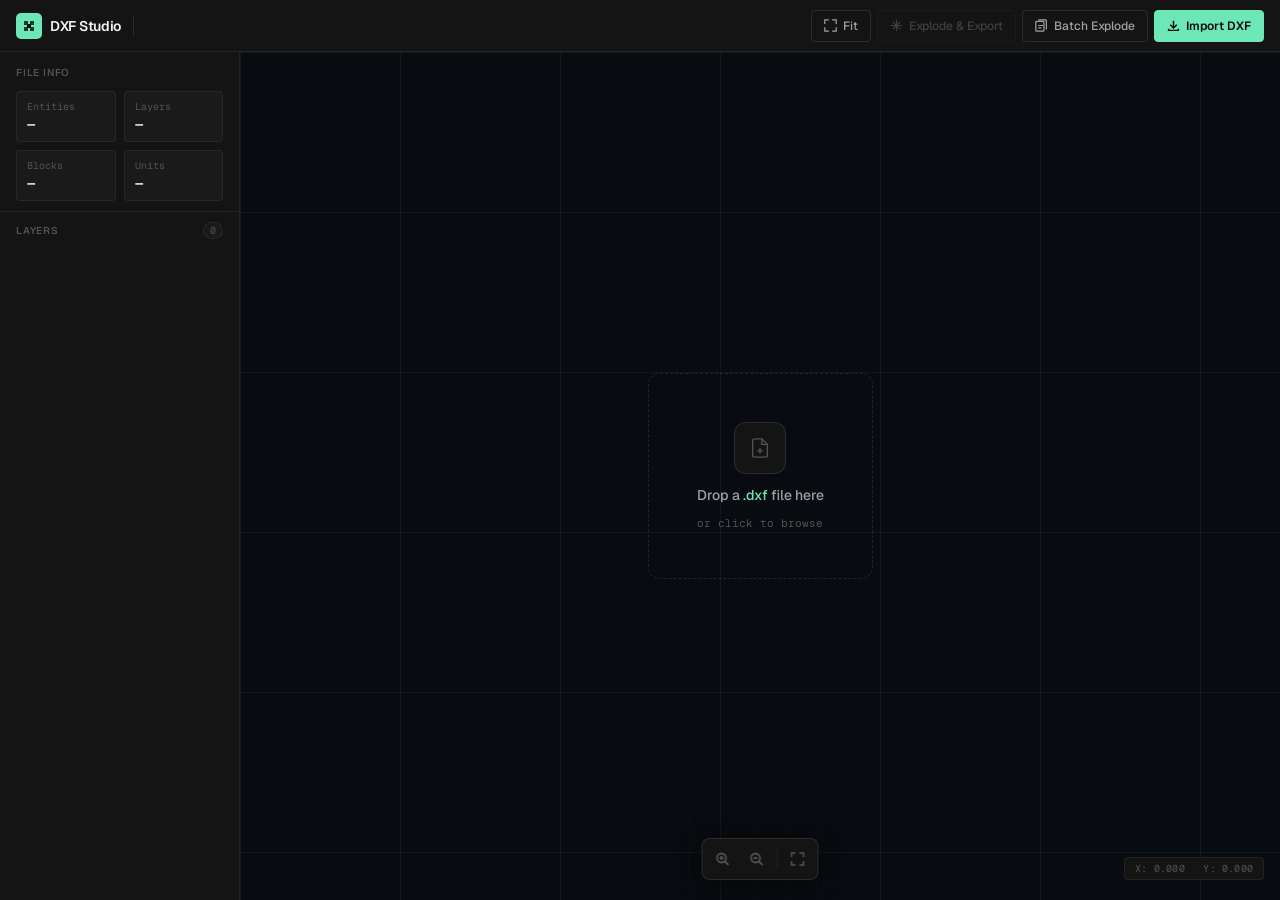
<file: dxf/index.html>
<!DOCTYPE html>
<html lang="en">
<head>
<meta charset="UTF-8">
<meta name="viewport" content="width=device-width, initial-scale=1.0">
<title>DXF Studio</title>
<link rel="preconnect" href="https://fonts.googleapis.com">
<link href="https://fonts.googleapis.com/css2?family=Geist+Mono:wght@300;400;500;600&family=Geist:wght@300;400;500;600&display=swap" rel="stylesheet">
<style>
*, *::before, *::after { margin: 0; padding: 0; box-sizing: border-box; }

:root {
  --bg:         #0d0d0d;
  --surface:    #141414;
  --surface2:   #1a1a1a;
  --border:     rgba(255,255,255,0.06);
  --border2:    rgba(255,255,255,0.10);
  --accent:     #6ee7b7;
  --accent2:    #34d399;
  --text:       #f0f0f0;
  --text2:      #a0a0a0;
  --text3:      #525252;
  --danger:     #f87171;
  --grid:       rgba(255,255,255,0.025);
  --radius:     6px;
  --radius-sm:  4px;
  --font-mono:  'Geist Mono', monospace;
  --font-sans:  'Geist', sans-serif;
}

html, body {
  height: 100%;
  background: var(--bg);
  color: var(--text);
  font-family: var(--font-sans);
  font-size: 13px;
  overflow: hidden;
  -webkit-font-smoothing: antialiased;
}

/* ── Layout ── */
.app { display: flex; flex-direction: column; height: 100vh; }

/* ── Titlebar ── */
.titlebar {
  height: 52px;
  display: flex;
  align-items: center;
  padding: 0 16px;
  gap: 12px;
  border-bottom: 1px solid var(--border);
  background: var(--surface);
  flex-shrink: 0;
  position: relative;
  z-index: 10;
}

.wordmark {
  display: flex;
  align-items: center;
  gap: 8px;
  font-family: var(--font-sans);
  font-weight: 600;
  font-size: 14px;
  letter-spacing: -0.02em;
  color: var(--text);
  flex-shrink: 0;
}

.wordmark-icon {
  width: 26px; height: 26px;
  background: var(--accent);
  border-radius: 5px;
  display: flex; align-items: center; justify-content: center;
  flex-shrink: 0;
}
.wordmark-icon svg { width: 14px; height: 14px; }

.titlebar-divider {
  width: 1px; height: 20px;
  background: var(--border2);
  flex-shrink: 0;
}

.file-badge {
  display: flex;
  align-items: center;
  gap: 6px;
  padding: 4px 10px;
  background: var(--surface2);
  border: 1px solid var(--border);
  border-radius: var(--radius-sm);
  font-family: var(--font-mono);
  font-size: 11px;
  color: var(--text2);
  opacity: 0;
  transition: opacity 0.2s;
}
.file-badge.visible { opacity: 1; }
.file-badge-dot {
  width: 6px; height: 6px;
  border-radius: 50%;
  background: var(--accent);
  flex-shrink: 0;
}

.titlebar-actions {
  margin-left: auto;
  display: flex;
  align-items: center;
  gap: 6px;
}

/* ── Buttons ── */
.btn {
  display: inline-flex;
  align-items: center;
  gap: 6px;
  padding: 0 12px;
  height: 32px;
  font-family: var(--font-sans);
  font-size: 12px;
  font-weight: 500;
  border-radius: var(--radius-sm);
  cursor: pointer;
  transition: all 0.15s ease;
  white-space: nowrap;
  letter-spacing: 0;
  outline: none;
}

.btn-ghost {
  background: transparent;
  border: 1px solid var(--border2);
  color: var(--text2);
}
.btn-ghost:hover {
  background: var(--surface2);
  border-color: var(--border2);
  color: var(--text);
}

.btn-primary {
  background: var(--accent);
  border: 1px solid var(--accent);
  color: #0d0d0d;
  font-weight: 600;
}
.btn-primary:hover {
  background: var(--accent2);
  border-color: var(--accent2);
}

.btn-outline {
  background: transparent;
  border: 1px solid var(--border2);
  color: var(--text2);
}
.btn-outline:hover {
  background: rgba(110,231,183,0.08);
  border-color: rgba(110,231,183,0.4);
  color: var(--accent);
}

.btn:disabled {
  opacity: 0.3;
  cursor: not-allowed;
  pointer-events: none;
}

.btn svg { width: 13px; height: 13px; flex-shrink: 0; }

/* ── Main layout ── */
.workspace { flex: 1; display: flex; overflow: hidden; }

/* ── Sidebar ── */
.sidebar {
  width: 240px;
  flex-shrink: 0;
  background: var(--surface);
  border-right: 1px solid var(--border);
  display: flex;
  flex-direction: column;
  overflow: hidden;
}

.sidebar-header {
  padding: 14px 16px 10px;
  border-bottom: 1px solid var(--border);
  flex-shrink: 0;
}

.sidebar-title {
  font-size: 10px;
  font-weight: 600;
  letter-spacing: 0.08em;
  text-transform: uppercase;
  color: var(--text3);
  margin-bottom: 12px;
}

.stat-grid {
  display: grid;
  grid-template-columns: 1fr 1fr;
  gap: 8px;
}

.stat-card {
  background: var(--surface2);
  border: 1px solid var(--border);
  border-radius: var(--radius-sm);
  padding: 8px 10px;
}
.stat-label {
  font-size: 10px;
  color: var(--text3);
  margin-bottom: 2px;
  font-family: var(--font-mono);
}
.stat-value {
  font-size: 14px;
  font-weight: 600;
  color: var(--text);
  font-family: var(--font-mono);
  font-variant-numeric: tabular-nums;
}

.layers-header {
  padding: 10px 16px 8px;
  display: flex;
  align-items: center;
  justify-content: space-between;
  flex-shrink: 0;
}
.layers-title {
  font-size: 10px;
  font-weight: 600;
  letter-spacing: 0.08em;
  text-transform: uppercase;
  color: var(--text3);
}
.layers-count {
  font-family: var(--font-mono);
  font-size: 10px;
  color: var(--text3);
  background: var(--surface2);
  padding: 1px 6px;
  border-radius: 10px;
  border: 1px solid var(--border);
}

.layer-list {
  flex: 1;
  overflow-y: auto;
  padding: 4px 8px 8px;
}

.layer-item {
  display: flex;
  align-items: center;
  gap: 8px;
  padding: 6px 8px;
  border-radius: var(--radius-sm);
  cursor: pointer;
  transition: background 0.1s;
  user-select: none;
}
.layer-item:hover { background: var(--surface2); }
.layer-item.hidden { opacity: 0.35; }

.layer-dot {
  width: 8px; height: 8px;
  border-radius: 50%;
  flex-shrink: 0;
}
.layer-name {
  flex: 1;
  font-size: 12px;
  color: var(--text2);
  overflow: hidden;
  text-overflow: ellipsis;
  white-space: nowrap;
  font-family: var(--font-mono);
}
.layer-item:hover .layer-name { color: var(--text); }
.layer-count-badge {
  font-size: 10px;
  font-family: var(--font-mono);
  color: var(--text3);
  background: var(--surface2);
  border: 1px solid var(--border);
  padding: 1px 5px;
  border-radius: 4px;
  flex-shrink: 0;
}

/* ── Viewport ── */
.viewport {
  flex: 1;
  position: relative;
  overflow: hidden;
  background: #080b0f;
  background-image:
    linear-gradient(rgba(99,179,237,0.05) 1px, transparent 1px),
    linear-gradient(90deg, rgba(99,179,237,0.05) 1px, transparent 1px),
    linear-gradient(rgba(99,179,237,0.018) 1px, transparent 1px),
    linear-gradient(90deg, rgba(99,179,237,0.018) 1px, transparent 1px);
  background-size: 160px 160px, 160px 160px, 32px 32px, 32px 32px;
}

#canvas {
  position: absolute;
  inset: 0;
  cursor: grab;
}
#canvas.panning { cursor: grabbing; }

/* ── Drop overlay ── */
.drop-overlay {
  position: absolute;
  inset: 0;
  display: flex;
  flex-direction: column;
  align-items: center;
  justify-content: center;
  gap: 12px;
  transition: background 0.2s;
  pointer-events: none;
}
.drop-overlay.active { pointer-events: all; }
.drop-overlay.hidden { display: none; }
.drop-overlay.dragover {
  background: rgba(110,231,183,0.04);
  outline: 1.5px dashed var(--accent);
  outline-offset: -12px;
}

.drop-zone-inner {
  display: flex;
  flex-direction: column;
  align-items: center;
  gap: 12px;
  padding: 48px;
  border: 1px dashed var(--border2);
  border-radius: 12px;
  pointer-events: all;
  cursor: pointer;
  transition: all 0.2s;
}
.drop-zone-inner:hover {
  border-color: rgba(110,231,183,0.3);
  background: rgba(110,231,183,0.03);
}

.drop-icon-wrap {
  width: 52px; height: 52px;
  border-radius: 12px;
  background: var(--surface);
  border: 1px solid var(--border2);
  display: flex; align-items: center; justify-content: center;
}
.drop-icon-wrap svg { width: 22px; height: 22px; color: var(--text3); }

.drop-label {
  font-size: 14px;
  font-weight: 500;
  color: var(--text2);
  text-align: center;
}
.drop-label span { color: var(--accent); }
.drop-sub {
  font-size: 11px;
  color: var(--text3);
  font-family: var(--font-mono);
}

/* ── Floating toolbar ── */
.toolbar {
  position: absolute;
  bottom: 20px;
  left: 50%;
  transform: translateX(-50%);
  display: flex;
  align-items: center;
  gap: 2px;
  background: var(--surface);
  border: 1px solid var(--border2);
  border-radius: 8px;
  padding: 4px;
  z-index: 10;
  box-shadow: 0 4px 24px rgba(0,0,0,0.4);
  backdrop-filter: blur(12px);
}

.tool-btn {
  display: flex;
  align-items: center;
  justify-content: center;
  width: 32px; height: 32px;
  border-radius: var(--radius-sm);
  border: none;
  background: transparent;
  color: var(--text3);
  cursor: pointer;
  transition: all 0.1s;
  font-size: 15px;
}
.tool-btn:hover {
  background: var(--surface2);
  color: var(--text);
}

.tool-sep {
  width: 1px;
  height: 20px;
  background: var(--border);
  margin: 0 2px;
  flex-shrink: 0;
}

/* ── Coords ── */
.coords {
  position: absolute;
  bottom: 20px;
  right: 16px;
  font-family: var(--font-mono);
  font-size: 10px;
  color: var(--text3);
  background: var(--surface);
  border: 1px solid var(--border);
  border-radius: var(--radius-sm);
  padding: 4px 10px;
  z-index: 5;
  letter-spacing: 0.02em;
}

/* ── Toast ── */
.toast {
  position: absolute;
  top: 16px;
  left: 50%;
  transform: translateX(-50%);
  background: #1a0a0a;
  border: 1px solid rgba(248,113,113,0.3);
  color: var(--danger);
  padding: 8px 16px;
  border-radius: var(--radius);
  font-size: 12px;
  z-index: 20;
  backdrop-filter: blur(8px);
  animation: toastIn 0.2s ease;
}
.toast-success {
  background: rgba(110,231,183,0.08);
  border-color: rgba(110,231,183,0.2);
  color: var(--accent);
}

@keyframes toastIn {
  from { opacity: 0; transform: translateX(-50%) translateY(-6px); }
  to   { opacity: 1; transform: translateX(-50%) translateY(0); }
}

/* ── Scrollbar ── */
::-webkit-scrollbar { width: 3px; }
::-webkit-scrollbar-track { background: transparent; }
::-webkit-scrollbar-thumb { background: var(--border2); border-radius: 2px; }

#file-input { display: none; }
</style>
</head>
<body>
<div class="app">

  <!-- Titlebar -->
  <header class="titlebar">
    <div class="wordmark">
      <div class="wordmark-icon">
        <svg viewBox="0 0 14 14" fill="none" xmlns="http://www.w3.org/2000/svg">
          <path d="M2 2h4v4H2zM8 2h4v4H8zM2 8h4v4H2zM8 8h4v4H8z" fill="#0d0d0d" opacity="0.8"/>
          <path d="M5 5h4v4H5z" fill="#0d0d0d"/>
        </svg>
      </div>
      DXF Studio
    </div>

    <div class="titlebar-divider"></div>

    <div class="file-badge" id="file-badge">
      <div class="file-badge-dot"></div>
      <span id="info-name">—</span>
    </div>

    <div class="titlebar-actions">
      <button class="btn btn-ghost" id="btn-fit">
        <svg viewBox="0 0 16 16" fill="none" stroke="currentColor" stroke-width="1.5"><path d="M1 6V1h5M10 1h5v5M15 10v5h-5M6 15H1v-5"/></svg>
        Fit
      </button>
      <button class="btn btn-outline" id="btn-explode" disabled>
        <svg viewBox="0 0 16 16" fill="none" stroke="currentColor" stroke-width="1.5"><path d="M8 1v14M1 8h14M3.5 3.5l9 9M12.5 3.5l-9 9"/></svg>
        Explode & Export
      </button>
      <button class="btn btn-outline" id="btn-batch" onclick="document.getElementById('batch-input').click()">
        <svg viewBox="0 0 16 16" fill="none" stroke="currentColor" stroke-width="1.5"><rect x="1" y="3" width="10" height="12" rx="1"/><path d="M4 1h9a1 1 0 011 1v11"/><path d="M4 8h6M4 11h4"/></svg>
        Batch Explode
      </button>
      <button class="btn btn-primary" id="btn-import" onclick="document.getElementById('file-input').click()">
        <svg viewBox="0 0 16 16" fill="none" stroke="currentColor" stroke-width="1.8"><path d="M8 10V2M4 7l4 4 4-4M2 12v2h12v-2"/></svg>
        Import DXF
      </button>
      <input type="file" id="file-input" accept=".dxf">
      <input type="file" id="batch-input" accept=".dxf" multiple style="display:none">
    </div>
  </header>

  <!-- Workspace -->
  <div class="workspace">

    <!-- Sidebar -->
    <aside class="sidebar">
      <div class="sidebar-header">
        <div class="sidebar-title">File Info</div>
        <div class="stat-grid">
          <div class="stat-card">
            <div class="stat-label">Entities</div>
            <div class="stat-value" id="info-entities">—</div>
          </div>
          <div class="stat-card">
            <div class="stat-label">Layers</div>
            <div class="stat-value" id="info-layers">—</div>
          </div>
          <div class="stat-card">
            <div class="stat-label">Blocks</div>
            <div class="stat-value" id="info-blocks">—</div>
          </div>
          <div class="stat-card">
            <div class="stat-label">Units</div>
            <div class="stat-value" id="info-units">—</div>
          </div>
        </div>
      </div>

      <div class="layers-header">
        <span class="layers-title">Layers</span>
        <span class="layers-count" id="layers-count">0</span>
      </div>
      <div class="layer-list" id="layer-list"></div>
    </aside>

    <!-- Viewport -->
    <div class="viewport" id="viewport">
      <canvas id="canvas"></canvas>

      <!-- Drop overlay -->
      <div class="drop-overlay active" id="drop-overlay">
        <div class="drop-zone-inner" onclick="document.getElementById('file-input').click()">
          <div class="drop-icon-wrap">
            <svg viewBox="0 0 24 24" fill="none" stroke="currentColor" stroke-width="1.5">
              <path d="M14 2H6a2 2 0 00-2 2v16a2 2 0 002 2h12a2 2 0 002-2V8z"/>
              <polyline points="14 2 14 8 20 8"/>
              <line x1="12" y1="18" x2="12" y2="12"/>
              <line x1="9" y1="15" x2="15" y2="15"/>
            </svg>
          </div>
          <div class="drop-label">Drop a <span>.dxf</span> file here</div>
          <div class="drop-sub">or click to browse</div>
        </div>
      </div>

      <!-- Floating toolbar -->
      <div class="toolbar">
        <button class="tool-btn" id="tool-zoom-in" title="Zoom In">
          <svg width="14" height="14" viewBox="0 0 14 14" fill="none" stroke="currentColor" stroke-width="1.8"><circle cx="6" cy="6" r="4.5"/><line x1="9.5" y1="9.5" x2="13" y2="13"/><line x1="6" y1="4" x2="6" y2="8"/><line x1="4" y1="6" x2="8" y2="6"/></svg>
        </button>
        <button class="tool-btn" id="tool-zoom-out" title="Zoom Out">
          <svg width="14" height="14" viewBox="0 0 14 14" fill="none" stroke="currentColor" stroke-width="1.8"><circle cx="6" cy="6" r="4.5"/><line x1="9.5" y1="9.5" x2="13" y2="13"/><line x1="4" y1="6" x2="8" y2="6"/></svg>
        </button>
        <div class="tool-sep"></div>
        <button class="tool-btn" id="tool-fit" title="Fit to view">
          <svg width="14" height="14" viewBox="0 0 14 14" fill="none" stroke="currentColor" stroke-width="1.6"><path d="M1 5V1h4M9 1h4v4M13 9v4H9M5 13H1V9"/></svg>
        </button>
      </div>

      <!-- Coords -->
      <div class="coords" id="coords">X: 0.000 &nbsp; Y: 0.000</div>
    </div>
  </div>
</div>
<script>
// ═══════════════════════════════════════════════════════════════
//  BULGE → ARC
//  DXF bulge = tan(included_angle / 4)
//  Given two endpoints p1, p2 and a bulge value, compute the
//  arc centre, radius, startAngle, endAngle (in radians, world).
// ═══════════════════════════════════════════════════════════════
function bulgeToArc(x1, y1, x2, y2, bulge) {
  const dx = x2 - x1, dy = y2 - y1;
  const d  = Math.hypot(dx, dy);
  if (d === 0) return null;

  // half-chord length
  const l = d / 2;
  // radius from bulge: r = (d/2) * (b^2 + 1) / (2*|b|)
  const b  = bulge;
  const r  = (l * (b*b + 1)) / (2 * Math.abs(b));
  // distance from midpoint of chord to centre
  const s  = r - Math.abs(b) * l; // sagitta complement
  const h  = Math.sqrt(Math.max(0, r*r - l*l));

  // midpoint of chord
  const mx = (x1 + x2) / 2, my = (y1 + y2) / 2;
  // perpendicular direction (normalised)
  const px = -dy / d, py = dx / d;

  // centre: if bulge > 0 CCW arc, centre is to the left
  // DXF convention: positive bulge = CCW arc (centre to the LEFT of travel direction)
  const sign = bulge > 0 ? 1 : -1;
  const cx = mx + sign * h * px;
  const cy = my + sign * h * py;

  const sa = Math.atan2(y1 - cy, x1 - cx);
  const ea = Math.atan2(y2 - cy, x2 - cx);

  return { cx, cy, r, sa, ea, ccw: bulge > 0 };
}

// ═══════════════════════════════════════════════════════════════
//  ACI COLOUR
// ═══════════════════════════════════════════════════════════════
const ACI={1:'#FF0000',2:'#FFFF00',3:'#00FF00',4:'#00FFFF',5:'#0000FF',6:'#FF00FF',
  7:'#FFFFFF',8:'#414141',9:'#808080',
  10:'#FF0000',11:'#FF7F7F',12:'#A50000',13:'#A57F7F',14:'#7F0000',15:'#7F5F5F',
  16:'#FF3F00',17:'#FF9F7F',18:'#A52700',19:'#A5837F',20:'#7F1E00',
  30:'#FF7F00',40:'#FFBF00',50:'#FFFF00',60:'#BFFF00',70:'#7FFF00',
  80:'#3FFF00',90:'#00FF00',100:'#00FF3F',110:'#00FF7F',120:'#00FFBF',
  130:'#00FFFF',140:'#00BFFF',150:'#007FFF',160:'#003FFF',170:'#0000FF',
  180:'#3F00FF',190:'#7F00FF',200:'#BF00FF',210:'#FF00FF',
  220:'#FF00BF',230:'#FF007F',240:'#FF003F',
  250:'#1A1A1A',251:'#333333',252:'#4D4D4D',253:'#666666',254:'#808080',255:'#999999'};
function aciColor(n){ return ACI[Math.abs(n)]||'#FFFFFF'; }

// ═══════════════════════════════════════════════════════════════
//  PARSER
// ═══════════════════════════════════════════════════════════════
function parseDXF(text) {
  const lines = text.replace(/\r\n/g,'\n').replace(/\r/g,'\n').split('\n');
  const P = [];
  for (let i = 0; i+1 < lines.length; i += 2) {
    const c = parseInt(lines[i].trim(), 10);
    if (!isNaN(c)) P.push([c, lines[i+1].trim()]);
  }

  let i = 0;
  const atEnd = () => i >= P.length;
  const peek  = () => P[i];
  const next  = () => P[i++];
  const skip  = () => i++;

  const dxf = { layers:{}, blocks:{}, entities:[] };

  function skipToEndsec() {
    while (!atEnd()) { const p=next(); if(p[0]===0&&p[1]==='ENDSEC') return; }
  }

  // ── entity reader ─────────────────────────────────────────
  function readEntity(type) {
    const e = { type, layer:'0', colorIndex:null };

    if (type === 'LINE') {
      e.x1=0;e.y1=0;e.x2=0;e.y2=0;
      while (!atEnd()) {
        const p=peek(); if(p[0]===0) break; next();
        if(p[0]===8)  e.layer=p[1];
        else if(p[0]===62) e.colorIndex=parseInt(p[1]);
        else if(p[0]===10) e.x1=parseFloat(p[1]);
        else if(p[0]===20) e.y1=parseFloat(p[1]);
        else if(p[0]===11) e.x2=parseFloat(p[1]);
        else if(p[0]===21) e.y2=parseFloat(p[1]);
      }

    } else if (type === 'CIRCLE') {
      e.cx=0;e.cy=0;e.r=1;
      while (!atEnd()) {
        const p=peek(); if(p[0]===0) break; next();
        if(p[0]===8)  e.layer=p[1];
        else if(p[0]===62) e.colorIndex=parseInt(p[1]);
        else if(p[0]===10) e.cx=parseFloat(p[1]);
        else if(p[0]===20) e.cy=parseFloat(p[1]);
        else if(p[0]===40) e.r=parseFloat(p[1]);
      }

    } else if (type === 'ARC') {
      e.cx=0;e.cy=0;e.r=1;e.sa=0;e.ea=360;
      while (!atEnd()) {
        const p=peek(); if(p[0]===0) break; next();
        if(p[0]===8)  e.layer=p[1];
        else if(p[0]===62) e.colorIndex=parseInt(p[1]);
        else if(p[0]===10) e.cx=parseFloat(p[1]);
        else if(p[0]===20) e.cy=parseFloat(p[1]);
        else if(p[0]===40) e.r=parseFloat(p[1]);
        else if(p[0]===50) e.sa=parseFloat(p[1]);
        else if(p[0]===51) e.ea=parseFloat(p[1]);
      }

    } else if (type === 'LWPOLYLINE') {
      // LWPOLYLINE stores vertices as repeating 10/20 pairs.
      // Bulge (code 42) after a vertex applies to the SEGMENT leaving that vertex.
      e.closed = false;
      e.vertices = []; // {x, y, bulge}
      let vx = null, pendingBulge = 0;

      while (!atEnd()) {
        const p=peek(); if(p[0]===0) break; next();
        if(p[0]===8)  e.layer=p[1];
        else if(p[0]===62) e.colorIndex=parseInt(p[1]);
        else if(p[0]===70) e.closed=!!(parseInt(p[1])&1);
        else if(p[0]===10) {
          // New vertex x — store pending bulge on the LAST vertex, then start new vertex
          if (vx !== null && e.vertices.length > 0) {
            // This shouldn't happen (10 without 20 first) but guard anyway
          }
          vx = parseFloat(p[1]);
        }
        else if(p[0]===20) {
          if (vx !== null) {
            e.vertices.push({ x: vx, y: parseFloat(p[1]), bulge: 0 });
            vx = null;
          }
        }
        else if(p[0]===42) {
          // Bulge applies to the segment FROM the most recently added vertex
          if (e.vertices.length > 0) {
            e.vertices[e.vertices.length - 1].bulge = parseFloat(p[1]);
          }
        }
      }

    } else if (type === 'POLYLINE') {
      e.vertices=[];e.closed=false;
      while (!atEnd()) {
        const p=peek(); if(p[0]===0) break; next();
        if(p[0]===8)  e.layer=p[1];
        else if(p[0]===62) e.colorIndex=parseInt(p[1]);
        else if(p[0]===70) e.closed=!!(parseInt(p[1])&1);
      }
      while (!atEnd()) {
        const p=peek();
        if(p[0]===0&&p[1]==='SEQEND'){skip();break;}
        if(p[0]===0&&p[1]==='VERTEX'){
          skip(); let vx=0,vy=0,vb=0;
          while(!atEnd()){const q=peek();if(q[0]===0)break;next();
            if(q[0]===10)vx=parseFloat(q[1]);
            else if(q[0]===20)vy=parseFloat(q[1]);
            else if(q[0]===42)vb=parseFloat(q[1]);
          }
          e.vertices.push({x:vx,y:vy,bulge:vb});
        } else skip();
      }

    } else if (type === 'SPLINE') {
      e.degree=3;e.knots=[];e.controlPoints=[];e.fitPoints=[];
      let cpx=null,fpx=null;
      while (!atEnd()) {
        const p=peek(); if(p[0]===0) break; next();
        if(p[0]===8)  e.layer=p[1];
        else if(p[0]===62) e.colorIndex=parseInt(p[1]);
        else if(p[0]===71) e.degree=parseInt(p[1]);
        else if(p[0]===40) e.knots.push(parseFloat(p[1]));
        else if(p[0]===10) cpx=parseFloat(p[1]);
        else if(p[0]===20&&cpx!==null){e.controlPoints.push({x:cpx,y:parseFloat(p[1])});cpx=null;}
        else if(p[0]===11) fpx=parseFloat(p[1]);
        else if(p[0]===21&&fpx!==null){e.fitPoints.push({x:fpx,y:parseFloat(p[1])});fpx=null;}
      }

    } else if (type === 'ELLIPSE') {
      e.cx=0;e.cy=0;e.mx=1;e.my=0;e.ratio=1;e.sp=0;e.ep=Math.PI*2;
      while (!atEnd()) {
        const p=peek(); if(p[0]===0) break; next();
        if(p[0]===8)  e.layer=p[1];
        else if(p[0]===62) e.colorIndex=parseInt(p[1]);
        else if(p[0]===10) e.cx=parseFloat(p[1]);
        else if(p[0]===20) e.cy=parseFloat(p[1]);
        else if(p[0]===11) e.mx=parseFloat(p[1]);
        else if(p[0]===21) e.my=parseFloat(p[1]);
        else if(p[0]===40) e.ratio=parseFloat(p[1]);
        else if(p[0]===41) e.sp=parseFloat(p[1]);
        else if(p[0]===42) e.ep=parseFloat(p[1]);
      }

    } else if (type === 'INSERT') {
      e.block='';e.ix=0;e.iy=0;e.sx=1;e.sy=1;e.rot=0;
      while (!atEnd()) {
        const p=peek(); if(p[0]===0) break; next();
        if(p[0]===8)  e.layer=p[1];
        else if(p[0]===62) e.colorIndex=parseInt(p[1]);
        else if(p[0]===2)  e.block=p[1];
        else if(p[0]===10) e.ix=parseFloat(p[1]);
        else if(p[0]===20) e.iy=parseFloat(p[1]);
        else if(p[0]===41) e.sx=parseFloat(p[1]);
        else if(p[0]===42) e.sy=parseFloat(p[1]);
        else if(p[0]===50) e.rot=parseFloat(p[1]);
      }

    } else if (type === 'POINT') {
      e.x=0;e.y=0;
      while (!atEnd()) {
        const p=peek(); if(p[0]===0) break; next();
        if(p[0]===8) e.layer=p[1];
        else if(p[0]===10) e.x=parseFloat(p[1]);
        else if(p[0]===20) e.y=parseFloat(p[1]);
      }

    } else if (type === 'HATCH') {
      // Skip hatches for now — just consume their data
      while (!atEnd()) { const p=peek(); if(p[0]===0) break; skip(); }
      return null;

    } else {
      while (!atEnd()) { const p=peek(); if(p[0]===0) break; skip(); }
      return null;
    }
    return e;
  }

  // ── section readers ───────────────────────────────────────
  function readHeader() {
    while(!atEnd()){const p=peek();if(p[0]===0&&p[1]==='ENDSEC'){skip();return;}skip();}
  }

  function readTables() {
    while(!atEnd()){
      const p=peek();
      if(p[0]===0&&p[1]==='ENDSEC'){skip();return;}
      if(p[0]===0&&p[1]==='TABLE'){
        skip();const nm=next();
        if(nm[1]==='LAYER') readLayerTable();
        else{while(!atEnd()){const q=peek();if(q[0]===0&&q[1]==='ENDTAB'){skip();break;}skip();}}
      } else skip();
    }
  }

  function readLayerTable() {
    while(!atEnd()){
      const p=peek();
      if(p[0]===0&&(p[1]==='ENDTAB'||p[1]==='ENDSEC')){if(p[1]==='ENDTAB')skip();return;}
      if(p[0]===0&&p[1]==='LAYER'){
        skip();
        const lay={name:'0',color:7,visible:true};
        while(!atEnd()){const q=peek();if(q[0]===0)break;next();
          if(q[0]===2)lay.name=q[1];
          else if(q[0]===62){const c=parseInt(q[1]);lay.color=Math.abs(c);lay.visible=c>=0;}
        }
        dxf.layers[lay.name]=lay;
      } else skip();
    }
  }

  function readEntityList(target) {
    while(!atEnd()){
      const p=peek();
      if(p[0]===0&&(p[1]==='ENDSEC'||p[1]==='ENDBLK')){skip();return;}
      if(p[0]===0){skip();const e=readEntity(p[1]);if(e)target.push(e);}
      else skip();
    }
  }

  function readBlocks() {
    while(!atEnd()){
      const p=peek();
      if(p[0]===0&&p[1]==='ENDSEC'){skip();return;}
      if(p[0]===0&&p[1]==='BLOCK'){
        skip();
        let bname='';
        while(!atEnd()){const q=peek();if(q[0]===0)break;next();if(q[0]===2)bname=q[1];}
        const blk={name:bname,entities:[]};
        dxf.blocks[bname]=blk;
        readEntityList(blk.entities);
      } else skip();
    }
  }

  while(!atEnd()){
    const p=peek(); if(!p)break;
    if(p[0]===0&&p[1]==='EOF') break;
    if(p[0]===0&&p[1]==='SECTION'){
      skip();const nm=next();
      if     (nm[1]==='HEADER')   readHeader();
      else if(nm[1]==='TABLES')   readTables();
      else if(nm[1]==='BLOCKS')   readBlocks();
      else if(nm[1]==='ENTITIES') readEntityList(dxf.entities);
      else                        skipToEndsec();
    } else skip();
  }

  if(!dxf.layers['0']) dxf.layers['0']={name:'0',color:7,visible:true};
  return dxf;
}

// ═══════════════════════════════════════════════════════════════
//  NURBS B-SPLINE
// ═══════════════════════════════════════════════════════════════
function splineToPolyline(e, steps=300) {
  const pts = e.controlPoints.length >= 2 ? e.controlPoints : e.fitPoints;
  if (!pts || pts.length < 2) return [];
  const deg = Math.min(e.degree||3, pts.length-1);
  let knots = e.knots;
  if (!knots || knots.length < pts.length + deg + 1) {
    knots=[];
    const n=pts.length-1, m=n+deg+1;
    for(let j=0;j<=m;j++){
      if(j<=deg) knots.push(0);
      else if(j>=m-deg) knots.push(1);
      else knots.push((j-deg)/(m-2*deg));
    }
  }
  const kMin=knots[0],kRange=knots[knots.length-1]-kMin||1;
  const kn=knots.map(k=>(k-kMin)/kRange);
  const out=[];
  for(let s=0;s<=steps;s++){
    const t=(s/steps)*(1-1e-9);
    let span=deg;
    for(let j=deg;j<pts.length;j++){if(t>=kn[j]&&t<kn[j+1]){span=j;break;}}
    if(t>=kn[pts.length])span=pts.length-1;
    const N=new Array(deg+1).fill(0); N[0]=1;
    for(let j=1;j<=deg;j++){
      let saved=0;
      for(let r=0;r<j;r++){
        const kl=kn[span-r+j],kr=kn[span-r];
        const den=kl-kr, tmp=den===0?0:N[r]/den;
        N[r]=saved+(kl-t)*tmp; saved=(t-kr)*tmp;
      }
      N[j]=saved;
    }
    let x=0,y=0;
    for(let j=0;j<=deg;j++){x+=N[j]*pts[span-deg+j].x;y+=N[j]*pts[span-deg+j].y;}
    out.push({x,y});
  }
  return out;
}

// ═══════════════════════════════════════════════════════════════
//  VIEWER
// ═══════════════════════════════════════════════════════════════
const canvas = document.getElementById('canvas');
const ctx    = canvas.getContext('2d');
const vp     = document.getElementById('viewport');

let dxf=null, hiddenLayers=new Set();
let tx=0,ty=0,scale=1,bounds=null;

function resize(){canvas.width=vp.clientWidth;canvas.height=vp.clientHeight;render();}
window.addEventListener('resize',resize); resize();

const W2S=(wx,wy)=>({x:tx+wx*scale, y:ty-wy*scale});
const S2W=(sx,sy)=>({x:(sx-tx)/scale, y:-(sy-ty)/scale});

function expBounds(x,y,b){
  if(!isFinite(x)||!isFinite(y))return;
  if(x<b.x0)b.x0=x;if(y<b.y0)b.y0=y;if(x>b.x1)b.x1=x;if(y>b.y1)b.y1=y;
}

function entityExtents(e,b){
  switch(e.type){
    case 'LINE': expBounds(e.x1,e.y1,b);expBounds(e.x2,e.y2,b);break;
    case 'CIRCLE': expBounds(e.cx-e.r,e.cy-e.r,b);expBounds(e.cx+e.r,e.cy+e.r,b);break;
    case 'ARC':    expBounds(e.cx-e.r,e.cy-e.r,b);expBounds(e.cx+e.r,e.cy+e.r,b);break;
    case 'LWPOLYLINE':case 'POLYLINE': e.vertices.forEach(v=>expBounds(v.x,v.y,b));break;
    case 'SPLINE': splineToPolyline(e,20).forEach(v=>expBounds(v.x,v.y,b));break;
    case 'ELLIPSE':{const m=Math.hypot(e.mx,e.my);expBounds(e.cx-m,e.cy-m,b);expBounds(e.cx+m,e.cy+m,b);break;}
    case 'POINT': expBounds(e.x,e.y,b);break;
  }
}

function computeBounds(){
  const b={x0:Infinity,y0:Infinity,x1:-Infinity,y1:-Infinity};
  dxf.entities.forEach(e=>entityExtents(e,b));
  Object.values(dxf.blocks).forEach(blk=>blk.entities.forEach(e=>entityExtents(e,b)));
  if(!isFinite(b.x0)){b.x0=-100;b.y0=-100;b.x1=100;b.y1=100;}
  b.w=b.x1-b.x0||1; b.h=b.y1-b.y0||1; bounds=b;
}

function fitView(){
  if(!bounds)return;
  const pad=40,vw=canvas.width-pad*2,vh=canvas.height-pad*2;
  scale=Math.min(vw/bounds.w,vh/bounds.h);
  tx=pad+(vw-bounds.w*scale)/2-bounds.x0*scale;
  ty=pad+(vh-bounds.h*scale)/2+bounds.y1*scale;
  render();
}

// Curated display palette — maps ACI colour families to a cohesive scheme
// that looks great on dark backgrounds with glow rendering
const DISPLAY_PALETTE = {
  // Reds → coral
  1:'#ff6b6b', 10:'#ff6b6b', 11:'#ffa0a0', 12:'#cc4444',
  // Yellows → warm amber
  2:'#ffd166', 40:'#ffd166', 50:'#ffe08a',
  // Greens → mint
  3:'#06d6a0', 90:'#06d6a0', 80:'#4ecdc4', 70:'#4ecdc4',
  // Cyans → sky blue
  4:'#74c2e8', 130:'#74c2e8', 140:'#5db8e0', 150:'#4aacdc',
  // Blues → indigo-blue
  5:'#7b9fff', 160:'#7b9fff', 170:'#6b8fff',
  // Magentas → violet-pink
  6:'#c084fc', 200:'#c084fc', 210:'#e879f9', 220:'#d946ef',
  // White / near-white → bright off-white
  7:'#e8edf2',
  // Greys
  8:'#8899aa', 9:'#aabbcc', 250:'#4a5568', 251:'#5a6878', 252:'#6a7888',
  253:'#8a9aaa', 254:'#aabbcc', 255:'#c8d8e8',
};

function getDisplayColor(e, inherit) {
  const ci = e.colorIndex;
  // Explicit entity colour
  if (ci !== null && ci !== undefined && ci !== 256 && ci !== 0) {
    return DISPLAY_PALETTE[Math.abs(ci)] || '#e8edf2';
  }
  // Inherited from INSERT parent
  if (inherit) return inherit;
  // Layer colour
  const l = dxf.layers[e.layer] || dxf.layers['0'];
  if (l) return DISPLAY_PALETTE[Math.abs(l.color)] || '#e8edf2';
  return '#e8edf2';
}

// Keep original for export colour logic
function getColor(e,inherit){
  const ci=e.colorIndex;
  if(ci!==null&&ci!==undefined&&ci!==256&&ci!==0) return aciColor(ci);
  if(inherit) return inherit;
  const l=dxf.layers[e.layer]||dxf.layers['0'];
  return l?aciColor(l.color):'#FFFFFF';
}

function isVisible(layerName){
  if(hiddenLayers.has(layerName))return false;
  const l=dxf.layers[layerName];
  return !l||l.visible;
}

// ── draw polyline segment with optional bulge ─────────────────
// Called with canvas path already open (moveTo done by caller or previous segment)
function polySegment(x1,y1,x2,y2,bulge){
  if(!bulge || Math.abs(bulge) < 1e-10){
    const b=W2S(x2,y2); ctx.lineTo(b.x,b.y);
  } else {
    const arc=bulgeToArc(x1,y1,x2,y2,bulge);
    if(!arc){const b=W2S(x2,y2);ctx.lineTo(b.x,b.y);return;}
    const c=W2S(arc.cx,arc.cy);
    const r=arc.r*scale;
    // Convert world angles to canvas angles (Y-flip: negate)
    const canvasSa=-arc.sa;
    const canvasEa=-arc.ea;
    // After Y-axis flip: CCW world → anticlockwise=true in canvas
    const acw = arc.ccw ? true : false;
    ctx.arc(c.x,c.y,r,canvasSa,canvasEa,acw);
  }
}

function drawEntity(e,inherit){
  if(!isVisible(e.layer||'0'))return;
  const color=getDisplayColor(e,inherit);
  ctx.strokeStyle=color;
  ctx.fillStyle='transparent';
  ctx.lineWidth = 1.5;
  ctx.shadowColor=color;
  ctx.shadowBlur=4;

  switch(e.type){

    case 'LINE':{
      const a=W2S(e.x1,e.y1),b=W2S(e.x2,e.y2);
      ctx.beginPath();ctx.moveTo(a.x,a.y);ctx.lineTo(b.x,b.y);ctx.stroke();
      break;
    }

    case 'CIRCLE':{
      const c=W2S(e.cx,e.cy);
      ctx.beginPath();ctx.arc(c.x,c.y,e.r*scale,0,Math.PI*2);ctx.stroke();
      break;
    }

    case 'ARC':{
      const c=W2S(e.cx,e.cy);
      const sa=-e.sa*Math.PI/180;
      const ea=-e.ea*Math.PI/180;
      ctx.beginPath();ctx.arc(c.x,c.y,e.r*scale,sa,ea,true);ctx.stroke();
      break;
    }

    case 'LWPOLYLINE':
    case 'POLYLINE':{
      const v=e.vertices;
      if(!v||v.length<2)break;
      const s=W2S(v[0].x,v[0].y);
      ctx.beginPath();ctx.moveTo(s.x,s.y);
      for(let k=0;k<v.length-1;k++){
        polySegment(v[k].x,v[k].y,v[k+1].x,v[k+1].y,v[k].bulge||0);
      }
      if(e.closed){
        // closing segment: from last vertex back to first
        const last=v[v.length-1];
        polySegment(last.x,last.y,v[0].x,v[0].y,last.bulge||0);
        ctx.closePath();
      }
      ctx.stroke();
      break;
    }

    case 'SPLINE':{
      const pts=splineToPolyline(e,300);
      if(pts.length<2)break;
      const s=W2S(pts[0].x,pts[0].y);
      ctx.beginPath();ctx.moveTo(s.x,s.y);
      for(let k=1;k<pts.length;k++){const p=W2S(pts[k].x,pts[k].y);ctx.lineTo(p.x,p.y);}
      ctx.stroke();
      break;
    }

    case 'ELLIPSE':{
      const c=W2S(e.cx,e.cy);
      const mlen=Math.hypot(e.mx,e.my);
      const rx=mlen*scale,ry=mlen*e.ratio*scale;
      const rot=-Math.atan2(e.my,e.mx);
      ctx.beginPath();
      ctx.ellipse(c.x,c.y,rx,ry,rot,-e.ep,-e.sp,true);
      ctx.stroke();
      break;
    }

    case 'POINT':{
      const p=W2S(e.x,e.y);
      ctx.fillStyle=color;
      ctx.beginPath();ctx.arc(p.x,p.y,2,0,Math.PI*2);ctx.fill();
      break;
    }

    case 'INSERT':{
      const blk=dxf.blocks[e.block];
      if(!blk)break;
      // We apply the INSERT transform by temporarily adjusting the canvas transform
      const rot=(e.rot||0)*Math.PI/180;
      const sx=e.sx||1,sy=e.sy||1;
      // Save and apply transform: translate to insert point, rotate, scale
      ctx.save();
      // We need to work in screen space: translate insert point to screen, then rotate
      const sp=W2S(e.ix,e.iy);
      ctx.translate(sp.x,sp.y);
      ctx.rotate(-rot); // negative because Y is flipped
      ctx.scale(sx*scale,-sy*scale); // incorporate world scale, and flip Y
      // Now draw block entities in their local coords directly (no W2S — we use raw coords)
      const savedTx=tx,savedTy=ty,savedScale=scale;
      tx=0;ty=0;scale=1;
      blk.entities.forEach(be=>drawEntityRaw(be,color));
      tx=savedTx;ty=savedTy;scale=savedScale;
      ctx.restore();
      break;
    }
  }
}

// Simplified draw for entities inside an INSERT (canvas transform already applied)
function drawEntityRaw(e,inherit){
  if(!isVisible(e.layer||'0'))return;
  const color=getDisplayColor(e,inherit);
  ctx.strokeStyle=color;ctx.fillStyle='transparent';
  ctx.lineWidth = 1.5;
  ctx.shadowColor=color;ctx.shadowBlur=4;
  switch(e.type){
    case 'LINE':{
      ctx.beginPath();ctx.moveTo(e.x1,e.y1);ctx.lineTo(e.x2,e.y2);ctx.stroke();break;
    }
    case 'CIRCLE':{
      ctx.beginPath();ctx.arc(e.cx,e.cy,e.r,0,Math.PI*2);ctx.stroke();break;
    }
    case 'ARC':{
      const sa=e.sa*Math.PI/180, ea=e.ea*Math.PI/180;
      ctx.beginPath();ctx.arc(e.cx,e.cy,e.r,sa,ea,false);ctx.stroke();break;
    }
    case 'LWPOLYLINE':case 'POLYLINE':{
      const v=e.vertices; if(!v||v.length<2)break;
      ctx.beginPath();ctx.moveTo(v[0].x,v[0].y);
      for(let k=1;k<v.length;k++) ctx.lineTo(v[k].x,v[k].y);
      if(e.closed)ctx.closePath();
      ctx.stroke();break;
    }
  }
}

function render(){
  ctx.clearRect(0,0,canvas.width,canvas.height);
  if(!dxf)return;
  dxf.entities.forEach(e=>{
    ctx.save();
    drawEntity(e,null);
    ctx.restore();
  });
}

// ── Layer sidebar ─────────────────────────────────────────────
function buildUI(filename){
  const cnt={};
  const count=el=>el.forEach(e=>{cnt[e.layer]=(cnt[e.layer]||0)+1;});
  count(dxf.entities);
  Object.values(dxf.blocks).forEach(b=>count(b.entities));
  const list=document.getElementById('layer-list');
  list.innerHTML='';
  Object.values(dxf.layers).sort((a,b)=>a.name.localeCompare(b.name)).forEach(layer=>{
    const col=aciColor(layer.color);
    const div=document.createElement('div');
    div.className='layer-item'+(hiddenLayers.has(layer.name)?' hidden':'');
    div.innerHTML=`<div class="layer-swatch" style="background:${col}"></div>
      <span class="layer-name">${layer.name}</span>
      <span class="layer-count">${cnt[layer.name]||0}</span>`;
    div.addEventListener('click',()=>{
      if(hiddenLayers.has(layer.name))hiddenLayers.delete(layer.name);
      else hiddenLayers.add(layer.name);
      div.classList.toggle('hidden');render();
    });
    list.appendChild(div);
  });
  const fn=filename.length>18?filename.slice(0,16)+'…':filename; document.getElementById('info-name').textContent=fn;
  document.getElementById('info-entities').textContent=dxf.entities.length.toLocaleString();
  const lcount=Object.keys(dxf.layers).length; document.getElementById('info-layers').textContent=lcount; document.getElementById('layers-count').textContent=lcount;
  document.getElementById('info-blocks').textContent=Object.keys(dxf.blocks).length; const umap={'1':'in','2':'ft','4':'mm','5':'cm','6':'m'}; document.getElementById('info-units').textContent=umap[dxf.header&&dxf.header['$INSUNITS']]||'—';
}

// ── File load ─────────────────────────────────────────────────
function loadFile(file){
  const reader=new FileReader();
  reader.onload=ev=>{
    try{
      dxf=parseDXF(ev.target.result);
      hiddenLayers.clear();
      computeBounds();fitView();buildUI(file.name);
      const ov2=document.getElementById('drop-overlay'); ov2.classList.remove('active'); ov2.classList.add('hidden');
      document.getElementById('file-badge').classList.add('visible');
      document.getElementById('btn-explode').disabled = false;
    }catch(err){toast('Error: '+err.message);console.error(err);}
  };
  reader.readAsText(file);
}

document.getElementById('file-input').addEventListener('change',e=>{
  if(e.target.files[0])loadFile(e.target.files[0]);e.target.value='';
});
const ov=document.getElementById('drop-overlay');
vp.addEventListener('dragover',e=>{e.preventDefault();ov.classList.add('dragover'); ov.classList.add('active');});
vp.addEventListener('dragleave',()=>{ov.classList.remove('dragover');});
vp.addEventListener('drop',e=>{e.preventDefault();ov.classList.remove('dragover');if(e.dataTransfer.files[0])loadFile(e.dataTransfer.files[0]);});

// ── Pan & zoom ────────────────────────────────────────────────
let panning=false,px0=0,py0=0,tx0=0,ty0=0;
canvas.addEventListener('mousedown',e=>{panning=true;px0=e.clientX;py0=e.clientY;tx0=tx;ty0=ty;canvas.classList.add('panning');});
window.addEventListener('mouseup',()=>{panning=false;canvas.classList.remove('panning');});
window.addEventListener('mousemove',e=>{
  if(panning){tx=tx0+(e.clientX-px0);ty=ty0+(e.clientY-py0);render();}
  const r=canvas.getBoundingClientRect();
  const w=S2W(e.clientX-r.left,e.clientY-r.top);
  document.getElementById('coords').textContent=`X: ${w.x.toFixed(3)}  Y: ${w.y.toFixed(3)}`;
});
canvas.addEventListener('wheel',e=>{
  e.preventDefault();
  const r=canvas.getBoundingClientRect();
  const mx=e.clientX-r.left,my=e.clientY-r.top;
  const f=e.deltaY<0?1.15:1/1.15;
  tx=mx+(tx-mx)*f;ty=my+(ty-my)*f;scale*=f;render();
},{passive:false});

document.getElementById('btn-fit').addEventListener('click',fitView);
document.getElementById('tool-fit').addEventListener('click',fitView);
document.getElementById('tool-zoom-in').addEventListener('click',()=>{const cx=canvas.width/2,cy=canvas.height/2,f=1.5;tx=cx+(tx-cx)*f;ty=cy+(ty-cy)*f;scale*=f;render();});
document.getElementById('tool-zoom-out').addEventListener('click',()=>{const cx=canvas.width/2,cy=canvas.height/2,f=1/1.5;tx=cx+(tx-cx)*f;ty=cy+(ty-cy)*f;scale*=f;render();});

function toast(msg,success=false){const el=document.createElement('div');el.className='toast'+(success?' toast-success':'');el.textContent=msg;vp.appendChild(el);setTimeout(()=>el.remove(),4000);}

// ═══════════════════════════════════════════════════════════════
//  EXPLODE DXF
//  - Flatten all INSERT references into primitive entities
//  - Move everything to layer 0
//  - Export as DXF 2013 (AC1027)
// ═══════════════════════════════════════════════════════════════

// ── Shared: flatten a parsed DXF object into primitives ────────
function flattenDXF(dxfObj) {
  const flat = [];

  // ── Helper: explode a LWPOLYLINE/POLYLINE into LINE and ARC primitives ──
  function explodePolyline(verts, closed, mat) {
    const out = [];
    if (!verts || verts.length < 2) return out;
    const segs = [...verts];
    if (closed) segs.push(verts[0]); // virtual closing vertex

    for (let k = 0; k < segs.length - 1; k++) {
      const v1 = segs[k], v2 = segs[k+1];
      const bulge = v1.bulge || 0;

      // Transform both endpoints through mat
      const {a,b,c,d,etx,ety} = mat;
      const tp = (x,y) => ({ x: a*x+c*y+etx, y: b*x+d*y+ety });
      const p1 = tp(v1.x, v1.y), p2 = tp(v2.x, v2.y);

      if (Math.abs(bulge) < 1e-10) {
        // Straight segment → LINE
        out.push({ type:'LINE', layer:'0', colorIndex:null,
          x1:p1.x, y1:p1.y, x2:p2.x, y2:p2.y });
      } else {
        // Bulge segment → ARC
        // Compute arc in original (pre-transform) coords then transform centre
        const dx = v2.x-v1.x, dy = v2.y-v1.y;
        const d2 = Math.hypot(dx, dy);
        if (d2 < 1e-12) continue;
        const l = d2/2;
        const r = (l*(bulge*bulge+1))/(2*Math.abs(bulge));
        const h = Math.sqrt(Math.max(0, r*r - l*l));
        const mx2 = (v1.x+v2.x)/2, my2 = (v1.y+v2.y)/2;
        const px2 = -dy/d2, py2 = dx/d2;
        const sign = bulge > 0 ? 1 : -1;
        const wcx = mx2 + sign*h*px2, wcy = my2 + sign*h*py2;
        // Transform centre
        const sc = tp(wcx, wcy);
        // Scale factor (uniform assumed)
        const sf = Math.hypot(a, b);
        const tr = r * sf;
        // Angles in world (pre-transform)
        let sa = Math.atan2(v1.y-wcy, v1.x-wcx) * 180/Math.PI;
        let ea = Math.atan2(v2.y-wcy, v2.x-wcx) * 180/Math.PI;
        // Apply rotation from matrix
        const rotDeg = Math.atan2(b, a) * 180/Math.PI;
        sa = ((sa + rotDeg) % 360 + 360) % 360;
        ea = ((ea + rotDeg) % 360 + 360) % 360;
        // DXF ARC always goes CCW from startAngle to endAngle
        // bulge>0 = CCW in original world: write sa→ea
        // bulge<0 = CW in original world: swap so arc goes CCW from ea→sa
        if (bulge < 0) { const tmp = sa; sa = ea; ea = tmp; }
        out.push({ type:'ARC', layer:'0', colorIndex:null,
          cx:sc.x, cy:sc.y, r:tr, sa, ea });
      }
    }
    return out;
  }

  function transformEntity(e, mat) {
    const {a,b,c,d,etx,ety} = mat;
    const tp = (x,y) => ({ x: a*x+c*y+etx, y: b*x+d*y+ety });
    const ts = (r) => r * Math.hypot(a, b);
    const out = { type: e.type, layer: '0', colorIndex: null };

    switch (e.type) {
      case 'LINE': {
        const p1 = tp(e.x1, e.y1), p2 = tp(e.x2, e.y2);
        return [{ ...out, x1:p1.x, y1:p1.y, x2:p2.x, y2:p2.y }];
      }
      case 'CIRCLE': {
        const p = tp(e.cx, e.cy);
        return [{ ...out, cx:p.x, cy:p.y, r:ts(e.r) }];
      }
      case 'ARC': {
        const p = tp(e.cx, e.cy);
        const rot = Math.atan2(b, a) * 180 / Math.PI;
        return [{ ...out, cx:p.x, cy:p.y, r:ts(e.r),
          sa: ((e.sa+rot)%360+360)%360, ea: ((e.ea+rot)%360+360)%360 }];
      }
      case 'LWPOLYLINE':
      case 'POLYLINE':
        return explodePolyline(e.vertices, e.closed||false, mat);
      case 'SPLINE': {
        const cps = (e.controlPoints||[]).map(v=>{const p=tp(v.x,v.y);return{x:p.x,y:p.y};});
        const fps = (e.fitPoints||[]).map(v=>{const p=tp(v.x,v.y);return{x:p.x,y:p.y};});
        return [{ ...out, degree:e.degree||3, knots:e.knots||[], controlPoints:cps, fitPoints:fps }];
      }
      case 'ELLIPSE': {
        const p = tp(e.cx, e.cy);
        return [{ ...out, cx:p.x, cy:p.y,
          mx:a*e.mx+c*e.my, my:b*e.mx+d*e.my,
          ratio:e.ratio, sp:e.sp, ep:e.ep }];
      }
      case 'POINT': {
        const p = tp(e.x, e.y);
        return [{ ...out, x:p.x, y:p.y }];
      }
      default: return [];
    }
  }

  function identityMat() {
    return { a:1, b:0, c:0, d:1, etx:0, ety:0 };
  }

  function composeMat(parent, child) {
    // child applied first, then parent
    return {
      a:  parent.a*child.a  + parent.c*child.b,
      b:  parent.b*child.a  + parent.d*child.b,
      c:  parent.a*child.c  + parent.c*child.d,
      d:  parent.b*child.c  + parent.d*child.d,
      etx: parent.a*child.etx + parent.c*child.ety + parent.etx,
      ety: parent.b*child.etx + parent.d*child.ety + parent.ety,
    };
  }

  function flattenEntity(e, mat, depth) {
    if (depth > 10) return;
    if (e.type === 'HATCH') return; // always strip hatches from export
    if (e.type === 'INSERT') {
      const blk = dxfObj.blocks[e.block];
      if (!blk) return;
      const rot = (e.rot || 0) * Math.PI / 180;
      const cos = Math.cos(rot), sin = Math.sin(rot);
      const sx = e.sx || 1, sy = e.sy || 1;
      const insertMat = {
        a: cos*sx, b: sin*sx,
        c: -sin*sy, d: cos*sy,
        etx: e.ix, ety: e.iy
      };
      const combined = composeMat(mat, insertMat);
      blk.entities.forEach(be => flattenEntity(be, combined, depth+1));
    } else {
      const results = transformEntity(e, mat);
      results.forEach(r => { if (r) flat.push(r); });
    }
  }

  // Flatten all top-level entities
  const imat = identityMat();
  dxfObj.entities.forEach(e => flattenEntity(e, imat, 0));
  return flat;
}

// ── Shared: build DXF 2013 text from a parsed DXF object ────────
function buildDXFText(dxfObj) {
  const flat = flattenDXF(dxfObj);
  const lines = [];
  const w = (code, val) => lines.push(`${String(code).padStart(3,' ')}\n${val}`);

  // HEADER
  w(0,'SECTION'); w(2,'HEADER');
  w(9,'$ACADVER'); w(1,'AC1027');
  w(9,'$ACADMAINTVER'); w(70,6);
  w(9,'$DWGCODEPAGE'); w(3,'ANSI_1252');
  w(9,'$INSBASE'); w(10,0); w(20,0); w(30,0);
  w(9,'$EXTMIN'); w(10,0); w(20,0); w(30,0);
  w(9,'$EXTMAX'); w(10,0); w(20,0); w(30,0);
  w(9,'$LIMMIN'); w(10,0); w(20,0);
  w(9,'$LIMMAX'); w(10,420); w(20,297);
  w(9,'$INSUNITS'); w(70,4); // mm
  w(9,'$LTSCALE'); w(40,1.0);
  w(9,'$CELTYPE'); w(6,'ByLayer');
  w(9,'$CECOLOR'); w(62,256);
  w(9,'$HANDSEED'); w(5,'FFFF'); // high enough to avoid any collision
  w(0,'ENDSEC');

  // TABLES — all 9 required tables, each record with owner (330) and all required fields
  w(0,'SECTION'); w(2,'TABLES');

  // VPORT (empty)
  w(0,'TABLE'); w(2,'VPORT'); w(5,'8'); w(330,'0'); w(100,'AcDbSymbolTable'); w(70,0);
  w(0,'ENDTAB');

  // LTYPE — ByBlock, ByLayer, Continuous (each with owner 330->5)
  w(0,'TABLE'); w(2,'LTYPE'); w(5,'5'); w(330,'0'); w(100,'AcDbSymbolTable'); w(70,3);
  w(0,'LTYPE'); w(5,'14'); w(330,'5'); w(100,'AcDbSymbolTableRecord'); w(100,'AcDbLinetypeTableRecord');
  w(2,'ByBlock'); w(70,0); w(3,''); w(72,65); w(73,0); w(40,0.0);
  w(0,'LTYPE'); w(5,'15'); w(330,'5'); w(100,'AcDbSymbolTableRecord'); w(100,'AcDbLinetypeTableRecord');
  w(2,'ByLayer'); w(70,0); w(3,''); w(72,65); w(73,0); w(40,0.0);
  w(0,'LTYPE'); w(5,'16'); w(330,'5'); w(100,'AcDbSymbolTableRecord'); w(100,'AcDbLinetypeTableRecord');
  w(2,'Continuous'); w(70,0); w(3,'Solid line'); w(72,65); w(73,0); w(40,0.0);
  w(0,'ENDTAB');

  // LAYER — record needs 330 (owner), 390 (PlotStyleName->E), 370 (lineweight)
  w(0,'TABLE'); w(2,'LAYER'); w(5,'2'); w(330,'0'); w(100,'AcDbSymbolTable'); w(70,1);
  w(0,'LAYER'); w(5,'10'); w(330,'2'); w(100,'AcDbSymbolTableRecord'); w(100,'AcDbLayerTableRecord');
  w(2,'0'); w(70,0); w(62,7); w(6,'Continuous'); w(370,-3); w(390,'E');
  w(0,'ENDTAB');

  // STYLE
  w(0,'TABLE'); w(2,'STYLE'); w(5,'3'); w(330,'0'); w(100,'AcDbSymbolTable'); w(70,1);
  w(0,'STYLE'); w(5,'11'); w(330,'3'); w(100,'AcDbSymbolTableRecord'); w(100,'AcDbTextStyleTableRecord');
  w(2,'Standard'); w(70,0); w(40,0); w(41,1.0); w(50,0); w(71,0); w(42,2.5); w(3,'txt'); w(4,'');
  w(0,'ENDTAB');

  // VIEW (empty)
  w(0,'TABLE'); w(2,'VIEW'); w(5,'6'); w(330,'0'); w(100,'AcDbSymbolTable'); w(70,0);
  w(0,'ENDTAB');

  // UCS (empty)
  w(0,'TABLE'); w(2,'UCS'); w(5,'7'); w(330,'0'); w(100,'AcDbSymbolTable'); w(70,0);
  w(0,'ENDTAB');

  // APPID — ACAD entry required
  w(0,'TABLE'); w(2,'APPID'); w(5,'9'); w(330,'0'); w(100,'AcDbSymbolTable'); w(70,1);
  w(0,'APPID'); w(5,'12'); w(330,'9'); w(100,'AcDbSymbolTableRecord'); w(100,'AcDbRegAppTableRecord');
  w(2,'ACAD'); w(70,0);
  w(0,'ENDTAB');

  // DIMSTYLE — Standard entry required
  w(0,'TABLE'); w(2,'DIMSTYLE'); w(5,'A'); w(330,'0'); w(100,'AcDbSymbolTable'); w(70,1);
  w(100,'AcDbDimStyleTable'); w(71,0);
  w(0,'DIMSTYLE'); w(105,'27'); w(330,'A'); w(100,'AcDbSymbolTableRecord'); w(100,'AcDbDimStyleTableRecord');
  w(2,'Standard'); w(70,0); w(40,1.0); w(41,2.5); w(42,0.625); w(43,3.75);
  w(44,1.25); w(45,0); w(46,0); w(47,0); w(48,0); w(140,2.5); w(141,2.5);
  w(142,0); w(143,25.4); w(144,1.0); w(145,0); w(146,1.0); w(147,0.625);
  w(71,0); w(72,0); w(73,1); w(74,1); w(75,0); w(76,0); w(77,0); w(78,8);
  w(170,0); w(171,2); w(172,0); w(173,0); w(174,0); w(175,0); w(176,0); w(177,0); w(178,0);
  w(0,'ENDTAB');

  // BLOCK_RECORD — *Model_Space and *Paper_Space with owner 330->1
  w(0,'TABLE'); w(2,'BLOCK_RECORD'); w(5,'1'); w(330,'0'); w(100,'AcDbSymbolTable'); w(70,2);
  w(0,'BLOCK_RECORD'); w(5,'1F'); w(330,'1'); w(100,'AcDbSymbolTableRecord'); w(100,'AcDbBlockTableRecord');
  w(2,'*Model_Space'); w(340,'0'); w(70,0); w(280,1); w(281,0);
  w(0,'BLOCK_RECORD'); w(5,'17'); w(330,'1'); w(100,'AcDbSymbolTableRecord'); w(100,'AcDbBlockTableRecord');
  w(2,'*Paper_Space'); w(340,'0'); w(70,0); w(280,1); w(281,0);
  w(0,'ENDTAB');

  w(0,'ENDSEC');

  // BLOCKS — required *Model_Space and *Paper_Space stubs with correct owners
  w(0,'SECTION'); w(2,'BLOCKS');
  w(0,'BLOCK'); w(5,'20'); w(330,'1F'); w(8,'0'); w(100,'AcDbEntity'); w(100,'AcDbBlockBegin');
  w(2,'*Model_Space'); w(70,0); w(10,0); w(20,0); w(30,0); w(3,'*Model_Space'); w(1,'');
  w(0,'ENDBLK'); w(5,'21'); w(330,'1F'); w(8,'0'); w(100,'AcDbEntity'); w(100,'AcDbBlockEnd');
  w(0,'BLOCK'); w(5,'1C'); w(330,'17'); w(8,'0'); w(100,'AcDbEntity'); w(100,'AcDbBlockBegin');
  w(2,'*Paper_Space'); w(70,0); w(10,0); w(20,0); w(30,0); w(3,'*Paper_Space'); w(1,'');
  w(0,'ENDBLK'); w(5,'1D'); w(330,'17'); w(8,'0'); w(100,'AcDbEntity'); w(100,'AcDbBlockEnd');
  w(0,'ENDSEC');

  // ENTITIES
  w(0,'SECTION'); w(2,'ENTITIES');

  const fmt = n => {
    if (Number.isInteger(n)) return n.toString();
    // Use up to 10 significant digits, strip trailing zeros
    return parseFloat(n.toPrecision(10)).toString();
  };

  // Entity handles must be unique across the whole file.
  // Static table/block handles go up to 0x27, so start entities at 0x100.
  let nextHandle = 0x100;
  const eh = () => (nextHandle++).toString(16).toUpperCase();

  flat.forEach(e => {
    switch (e.type) {
      case 'LINE':
        w(0,'LINE'); w(5,eh()); w(330,'1F'); w(8,'0'); w(100,'AcDbEntity'); w(100,'AcDbLine');
        w(10,fmt(e.x1)); w(20,fmt(e.y1)); w(30,0);
        w(11,fmt(e.x2)); w(21,fmt(e.y2)); w(31,0);
        break;
      case 'CIRCLE':
        w(0,'CIRCLE'); w(5,eh()); w(330,'1F'); w(8,'0'); w(100,'AcDbEntity'); w(100,'AcDbCircle');
        w(10,fmt(e.cx)); w(20,fmt(e.cy)); w(30,0);
        w(40,fmt(e.r));
        break;
      case 'ARC':
        w(0,'ARC'); w(5,eh()); w(330,'1F'); w(8,'0'); w(100,'AcDbEntity'); w(100,'AcDbCircle');
        w(10,fmt(e.cx)); w(20,fmt(e.cy)); w(30,0);
        w(40,fmt(e.r));
        w(100,'AcDbArc');
        w(50,fmt(((e.sa%360)+360)%360));
        w(51,fmt(((e.ea%360)+360)%360));
        break;
      case 'LWPOLYLINE': {
        const verts = e.vertices;
        w(0,'LWPOLYLINE'); w(5,eh()); w(330,'1F'); w(8,'0'); w(100,'AcDbEntity'); w(100,'AcDbPolyline');
        w(90,verts.length);
        w(70, e.closed ? 1 : 0);
        w(43,0);
        verts.forEach(v => {
          w(10,fmt(v.x)); w(20,fmt(v.y));
          if (v.bulge && Math.abs(v.bulge) > 1e-10) w(42,fmt(v.bulge));
        });
        break;
      }
      case 'SPLINE': {
        const pts = e.controlPoints && e.controlPoints.length > 0
          ? e.controlPoints : e.fitPoints;
        if (!pts || pts.length < 2) break;
        w(0,'SPLINE'); w(5,eh()); w(330,'1F'); w(8,'0'); w(100,'AcDbEntity'); w(100,'AcDbSpline');
        w(210,0); w(220,0); w(230,1);
        w(70, 8);
        w(71, e.degree||3);
        w(72, (e.knots||[]).length);
        w(73, pts.length);
        w(74, 0);
        (e.knots||[]).forEach(k => w(40,fmt(k)));
        pts.forEach(p => { w(10,fmt(p.x)); w(20,fmt(p.y)); w(30,0); });
        break;
      }
      case 'ELLIPSE':
        w(0,'ELLIPSE'); w(5,eh()); w(330,'1F'); w(8,'0'); w(100,'AcDbEntity'); w(100,'AcDbEllipse');
        w(10,fmt(e.cx)); w(20,fmt(e.cy)); w(30,0);
        w(11,fmt(e.mx)); w(21,fmt(e.my)); w(31,0);
        w(40,fmt(e.ratio));
        w(41,fmt(e.sp)); w(42,fmt(e.ep));
        break;
      case 'POINT':
        w(0,'POINT'); w(5,eh()); w(330,'1F'); w(8,'0'); w(100,'AcDbEntity'); w(100,'AcDbPoint');
        w(10,fmt(e.x)); w(20,fmt(e.y)); w(30,0);
        break;
    }
  });

  w(0,'ENDSEC');

  // OBJECTS — required section. Without it AutoCAD auto-creates objects
  // starting at handle 2, colliding with the LAYER table.
  // Handle E = ACDBDICTIONARYWDFLT (plot style name dictionary, owner=C)
  //   contains entry "Normal" -> handle F
  // Handle F = ACDBPLACEHOLDER (the actual plot style, owner=E)
  // LAYER records' group 390 points to E (the dictionary, not the placeholder)
  w(0,'SECTION'); w(2,'OBJECTS');
  // Root named objects dictionary (handle C, owner 0)
  w(0,'DICTIONARY'); w(5,'C'); w(330,'0'); w(100,'AcDbDictionary'); w(281,1);
  w(3,'ACAD_GROUP');         w(350,'D');
  w(3,'ACAD_PLOTSTYLENAME'); w(350,'E');
  // ACAD_GROUP dictionary (empty)
  w(0,'DICTIONARY'); w(5,'D'); w(330,'C'); w(100,'AcDbDictionary'); w(281,1);
  // ACAD_PLOTSTYLENAME = ACDBDICTIONARYWDFLT containing "Normal"->F
  w(0,'ACDBDICTIONARYWDFLT'); w(5,'E'); w(330,'C');
  w(100,'AcDbDictionary'); w(281,1);
  w(3,'Normal'); w(350,'F');
  w(100,'AcDbDictionaryWithDefault'); w(340,'F');
  // The actual placeholder at handle F
  w(0,'ACDBPLACEHOLDER'); w(5,'F'); w(330,'E');
  w(0,'ENDSEC');

  w(0,'EOF');
  return lines.join('\n');
}

// ── Single file explode & export ─────────────────────────────────
function explodeAndExport() {
  if (!dxf) return;
  const text = buildDXFText(dxf);
  const flat = flattenDXF(dxf); // for count in toast
  const blob = new Blob([text], { type: 'application/dxf' });
  const url  = URL.createObjectURL(blob);
  const a    = document.createElement('a');
  const origName = (document.getElementById('info-name').textContent || 'output').replace(/…$/, '');
  const baseName = origName.replace(/\.dxf$/i, '');
  a.href     = url;
  a.download = `${baseName}_exploded.dxf`;
  a.click();
  URL.revokeObjectURL(url);
  toast(`Exported ${flat.length} entities → ${baseName}_exploded.dxf`, true);
}

document.getElementById('btn-explode').addEventListener('click', explodeAndExport);

// ── Batch explode ──────────────────────────────────────────────
document.getElementById('batch-input').addEventListener('change', async function(e) {
  const files = Array.from(e.target.files);
  if (!files.length) return;
  e.target.value = '';

  // Load JSZip lazily
  if (!window.JSZip) {
    await new Promise((resolve, reject) => {
      const s = document.createElement('script');
      s.src = 'https://cdnjs.cloudflare.com/ajax/libs/jszip/3.10.1/jszip.min.js';
      s.onload = resolve; s.onerror = reject;
      document.head.appendChild(s);
    });
  }

  const prog = document.createElement('div');
  prog.className = 'toast toast-success';
  prog.textContent = `Processing 0 / ${files.length}…`;
  vp.appendChild(prog);

  const zip = new JSZip();
  let done = 0;
  let errors = 0;

  for (const file of files) {
    await new Promise(resolve => {
      const reader = new FileReader();
      reader.onload = ev => {
        try {
          const batchDxf = parseDXF(ev.target.result);
          const text = buildDXFText(batchDxf);
          const base = file.name.replace(/\.dxf$/i, '');
          zip.file(`${base}_exploded.dxf`, text);
        } catch(err) {
          console.error('Batch error on', file.name, err);
          errors++;
        }
        done++;
        prog.textContent = `Processing ${done} / ${files.length}…`;
        resolve();
      };
      reader.readAsText(file);
    });
  }

  // Generate zip and trigger download
  prog.textContent = 'Zipping…';
  const zipBlob = await zip.generateAsync({ type: 'blob', compression: 'DEFLATE', compressionOptions: { level: 6 } });
  const url = URL.createObjectURL(zipBlob);
  const a = document.createElement('a');
  const ts = new Date().toISOString().slice(0,10);
  a.href = url;
  a.download = `exploded_dxf_${ts}.zip`;
  a.click();
  setTimeout(() => URL.revokeObjectURL(url), 2000);

  prog.remove();
  const msg = errors > 0
    ? `Zipped ${done - errors} / ${done} files (${errors} failed)`
    : `Zipped ${done} file${done !== 1 ? 's' : ''} → exploded_dxf_${ts}.zip`;
  toast(msg, errors === 0);
});
</script>
</body>
</html>

</body>
</html>
</file>
